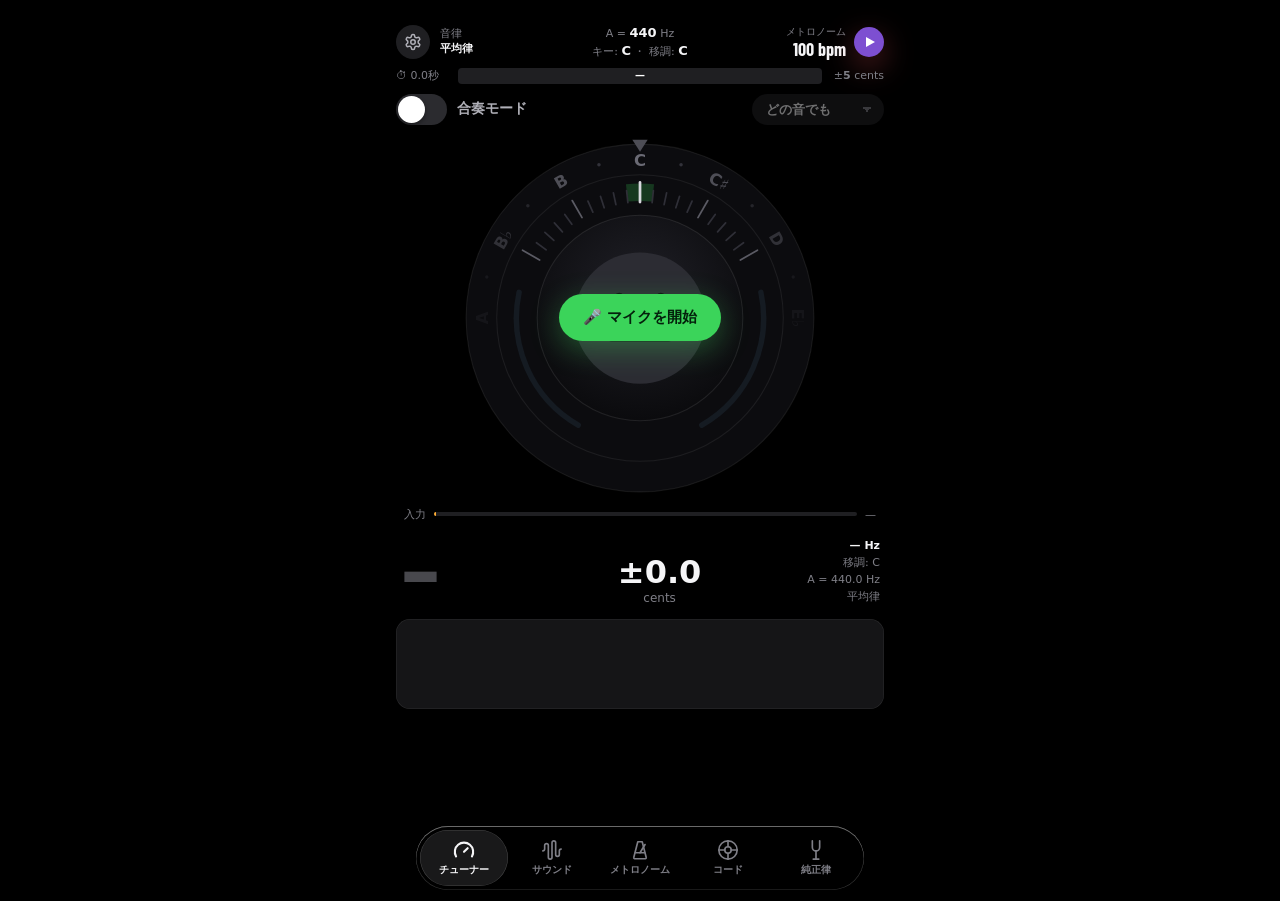
<file: index.html>
<!doctype html>
<html lang="ja">
<head>
<meta charset="utf-8">
<meta name="viewport" content="width=device-width,initial-scale=1,viewport-fit=cover">
<meta name="theme-color" content="#000000">
<meta name="apple-mobile-web-app-capable" content="yes">
<meta name="apple-mobile-web-app-status-bar-style" content="black-translucent">
<title>Tuner Metronome</title>
<meta name="apple-mobile-web-app-title" content="Tuner Metronome">
<link rel="apple-touch-icon" href="icons/apple-touch-icon.png">
<link rel="icon" href="icons/icon.svg" type="image/svg+xml">
<link rel="icon" href="icons/favicon-32.png" sizes="32x32" type="image/png">
<link rel="manifest" href="manifest.webmanifest">
<link rel="preconnect" href="https://fonts.googleapis.com">
<link rel="preconnect" href="https://fonts.gstatic.com" crossorigin>
<link href="https://fonts.googleapis.com/css2?family=Barlow+Condensed:wght@500;600;700&family=JetBrains+Mono:wght@400;500;700&display=swap" rel="stylesheet">
<style>
:root{
  /* Jam dark palette */
  --bg:#000; --surface:#151517; --surface-2:#1f1f22; --surface-3:#2b2b2f;
  --label:#f5f5f7; --label-2:#b0b0b8; --label-3:#7f7f87; --label-4:#48484d;
  --separator:rgba(255,255,255,.1); --separator-strong:rgba(255,255,255,.2);
  --danger:#ff5a5f; --warning:#ffad33; --success:#34c46f;
  /* tuner */
  --te-green:#3bd45a; --te-blue:#9fd3ee; --te-mint:#bfe7c6;
  /* metronome */
  --y-bg:#232323; --y-base:#1b1b1b; --y-btn:#2b2b2b; --y-disc:#c6c6c6;
  --y-purple:#4a2276; --y-purple-on:#5b2c90; --y-lav:#cbc1dd; --y-accent:#7d4fd1;
  --cond:"Barlow Condensed","Arial Narrow",-apple-system,sans-serif;
  --mono:"JetBrains Mono",ui-monospace,"SF Mono",Menlo,monospace;
  color-scheme:dark;
}
*{box-sizing:border-box;-webkit-tap-highlight-color:transparent}
html,body{margin:0}
html{background:#000}
body{min-height:calc(100lvh + 1px)}
html{-webkit-text-size-adjust:100%}
body{background:var(--bg);color:var(--label);
  font-family:-apple-system,BlinkMacSystemFont,"SF Pro Text","SF Pro JP","Hiragino Sans","Hiragino Kaku Gothic ProN","Noto Sans JP",system-ui,sans-serif;
  overscroll-behavior:none;-webkit-user-select:none;user-select:none}
button{font:inherit;color:inherit;border:0;background:none;cursor:pointer;touch-action:manipulation;padding:0}
.app{max-width:520px;margin:0 auto;padding:calc(env(safe-area-inset-top) + 14px) 16px calc(104px + env(safe-area-inset-bottom))}

/* ===== header (TonalEnergy style) ===== */
.topbar{display:grid;grid-template-columns:1fr auto 1fr;align-items:center;gap:8px;padding:10px 0 8px;font-size:11px;line-height:1.35;color:var(--label-3)}
.topbar b{color:var(--label);font-weight:600}
.tb-l{display:flex;align-items:center;gap:10px}
.gear{width:34px;height:34px;border-radius:50%;background:var(--surface-2);display:grid;place-items:center;flex:0 0 auto;color:var(--label-2);transition:transform .15s}
.gear:active{transform:scale(.9)}
.gear svg{width:18px;height:18px;fill:none;stroke:currentColor;stroke-width:2;stroke-linecap:round;stroke-linejoin:round}
.topbar .c{text-align:center}
.topbar .c b{font-size:13px}
.mini-metro{justify-self:end;display:flex;align-items:center;gap:8px;text-align:right}
.mini-metro .t{font-size:10px;color:var(--label-3)}
.mini-metro .bpm{display:block;font-family:var(--cond);font-size:18px;font-weight:700;color:var(--label);line-height:1}
.mini-metro .play{width:30px;height:30px;border-radius:50%;background:var(--y-accent);display:grid;place-items:center;transition:transform .15s}
.mini-metro:active .play{transform:scale(.9)}
.mini-metro.on .play{background:var(--danger)}
.mini-metro.flash .play{box-shadow:0 0 0 3px var(--warning)}
.mini-metro .play svg{width:12px;height:12px;margin-left:2px} /* 下の大きな .play の 32px が効いて、丸からはみ出していた（三角は少し右に寄せて見た目の真ん中に） */

.page{display:none;flex-direction:column;gap:14px;animation:fade .25s ease}
.page.active{display:flex}
@keyframes fade{from{opacity:0;transform:translateY(4px)}to{opacity:1;transform:none}}
h2{font-size:12px;font-weight:600;color:var(--label-3);margin:4px 2px -4px;letter-spacing:.04em}
.card{background:var(--surface);border-radius:18px;padding:14px 16px;box-shadow:inset 0 0 0 .5px var(--separator)}

/* ===== tuner ===== */
.score{display:flex;align-items:center;gap:10px;font-size:11px;color:var(--label-3)}
.score .bar{flex:1;height:16px;background:var(--surface-2);border-radius:4px;overflow:hidden;position:relative}
.score .fill{position:absolute;inset:0 auto 0 0;width:0;background:linear-gradient(#4fe06c,#27b345);transition:width .15s}
.score .pct{position:absolute;inset:0;display:grid;place-items:center;font-size:10px;color:#fff;font-weight:700;text-shadow:0 1px 2px #0008}
.score span{font-variant-numeric:tabular-nums;min-width:52px}
.dial-wrap{position:relative;width:100%;max-width:350px;margin:4px auto 0;aspect-ratio:1}
.dial-wrap svg{width:100%;height:100%;display:block;overflow:visible}
.wl,.wd{transition:fill .2s,opacity .4s}
.wl{fill:#6a6a74;font-size:15px;font-weight:700;text-anchor:middle;dominant-baseline:central}
.wl.on{fill:#fff}
#wheel{transition:transform .4s cubic-bezier(.3,.9,.4,1)}
#face,#needle-g{transition:transform .12s linear,opacity .25s}
#face-glow,#marker,#needle-r{transition:fill .2s,opacity .25s}
.start-overlay{position:absolute;inset:0;display:grid;place-items:center}
.start-btn{background:var(--te-green);color:#04200c;font-weight:800;padding:14px 24px;border-radius:999px;font-size:15px;box-shadow:0 8px 30px #3bd45a55}
.start-btn:active{transform:scale(.95)}
.mic-off{margin-left:6px;padding:4px 10px;border-radius:999px;background:var(--surface-2);color:var(--label-2);font-size:12px;font-weight:700}
.mic-off:active{transform:scale(.94)}
.mic-chip{position:fixed;left:50%;top:calc(env(safe-area-inset-top,0px) + 10px);transform:translateX(-50%);z-index:50;padding:8px 14px;border-radius:999px;
  background:rgba(255,69,58,.18);border:1px solid rgba(255,69,58,.55);color:#ff8a80;font-size:13px;font-weight:700;-webkit-backdrop-filter:blur(12px);backdrop-filter:blur(12px)}
.mic-chip:active{transform:translateX(-50%) scale(.95)}
.ens{display:flex;align-items:center;justify-content:space-between;gap:10px;margin-top:-4px}
.ens label{display:flex;align-items:center;gap:10px;font-size:14px;font-weight:600;color:var(--label-2);cursor:pointer}
.ens.on label{color:var(--te-green)}
.ens select{-webkit-appearance:none;appearance:none;border:0;border-radius:999px;background:var(--surface-2);color:var(--label);font:inherit;font-size:13px;font-weight:600;
  padding:8px 32px 8px 14px;background-image:linear-gradient(45deg,transparent 50%,var(--label-3) 50%),linear-gradient(135deg,var(--label-3) 50%,transparent 50%);
  background-position:calc(100% - 17px) 52%,calc(100% - 12px) 52%;background-size:5px 5px;background-repeat:no-repeat;transition:opacity .2s}
.ens:not(.on) select{opacity:.45}
.ens-hint{font-size:11px;color:var(--label-3);margin:-8px 2px 0;display:none}
.ens.on+.ens-hint{display:block}
.level{display:flex;align-items:center;gap:8px;font-size:11px;color:var(--label-3);margin:0 8px}
.level span:last-child{min-width:44px;text-align:right;font-variant-numeric:tabular-nums}
.lbar{flex:1;height:4px;border-radius:2px;background:var(--surface-2);position:relative;overflow:hidden}
.lfill{position:absolute;inset:0 auto 0 0;width:0;background:#4aa3ff}
.lth{position:absolute;top:0;bottom:0;width:2px;background:var(--warning)}
.readout{display:grid;grid-template-columns:auto 1fr auto;align-items:end;gap:12px;padding:0 4px}
.note{font-size:82px;font-weight:700;line-height:.85;color:var(--te-green);min-width:112px;letter-spacing:-.02em;transition:color .15s}
.note sub{font-size:28px;vertical-align:baseline;margin-left:2px}
.note.off{color:var(--label-4)}
.cents{text-align:center;font-size:32px;font-variant-numeric:tabular-nums;font-weight:600}
.cents small{display:block;font-size:12px;color:var(--label-3);font-weight:400}
.info{font-size:11px;color:var(--label-3);text-align:right;line-height:1.55;font-variant-numeric:tabular-nums}
.info b{color:var(--label);font-weight:600}
canvas#hist{width:100%;height:90px;display:block;border-radius:14px;background:var(--surface);box-shadow:inset 0 0 0 .5px var(--separator)}

/* ===== metronome (pad / instrument style) ===== */
body.ymode .topbar{display:none}
.ehdr{display:flex;justify-content:space-between;align-items:center;padding:4px 2px 0}
.eyebrow{font-size:11px;letter-spacing:.3em;color:var(--label-3);font-weight:600}
.round{width:40px;height:40px;border-radius:50%;background:var(--surface-2);display:grid;place-items:center;color:var(--label-2)}
.round svg{width:18px;height:18px;fill:none;stroke:currentColor;stroke-width:2.2;stroke-linecap:round}
.etop{display:flex;justify-content:space-between;align-items:flex-end;gap:10px;margin-top:6px}
.ebpm{font-family:var(--mono);font-weight:700;font-size:88px;letter-spacing:-.06em;line-height:.85;text-align:left;font-variant-numeric:tabular-nums;white-space:nowrap}
.ebpm .edec{font-size:28px;color:var(--label-4);letter-spacing:-.02em;margin-left:2px}
.emeta{display:flex;flex-direction:column;align-items:flex-end;gap:5px;font-family:var(--mono);font-size:12px;color:var(--label-3)}
.emeta b{color:var(--label);font-weight:500;margin-left:6px}
.etname{font-family:var(--mono);font-size:11px;letter-spacing:.24em;color:var(--danger);margin-top:-6px}
.esteps{display:grid;grid-template-columns:repeat(4,1fr);gap:8px}
.es{height:40px;border-radius:12px;background:var(--surface);box-shadow:inset 0 0 0 1px #222226;font-family:var(--mono);font-size:14px;font-weight:500;color:var(--label-2)}
.es:active{background:var(--surface-3)}
.pads{display:grid;grid-template-columns:repeat(4,1fr);gap:10px}
.pad{aspect-ratio:1;border-radius:18px;background:#141416;box-shadow:inset 0 0 0 1px #222226;position:relative;transition:background .15s,box-shadow .15s}
.pad .n{position:absolute;right:10px;bottom:8px;font-family:var(--mono);font-size:11px;color:var(--label-4)}
.pad .lv{position:absolute;left:10px;top:10px;display:flex;gap:3px}
.pad .lv i{width:8px;height:8px;border-radius:50%;background:var(--danger)}
.pad.mute{opacity:.45}
.pad.mute::after{content:"";position:absolute;left:22%;right:22%;top:50%;height:2px;background:var(--label-4);transform:rotate(-35deg)}
.pad.cur{background:#f5f5f7;box-shadow:0 0 28px rgba(255,255,255,.35);transition:none}
.pad.cur.a3{background:var(--danger);box-shadow:0 0 30px rgba(255,90,95,.55)}
.pad.cur .n{color:#555}.pad.cur.a3 .n{color:#fff}.pad.cur.a3 .lv i{background:#fff}
.knobs{display:grid;grid-template-columns:1fr auto 1fr;align-items:center;justify-items:center;margin-top:4px}
.kwrap{display:flex;flex-direction:column;align-items:center;gap:10px}
.kn{width:92px;height:92px;border-radius:50%;background:radial-gradient(circle at 40% 35%,#2e2e33,#0d0d0f);
  box-shadow:0 8px 18px #000,inset 0 1px 0 rgba(255,255,255,.08),0 0 0 6px #0b0b0d,0 0 0 7px #222226;position:relative;touch-action:none;cursor:grab}
.kn i{position:absolute;left:50%;top:9px;width:4px;height:22px;margin-left:-2px;border-radius:2px;background:var(--danger);transform-origin:50% 37px}
.kl{font-family:var(--mono);font-size:10px;letter-spacing:.24em;color:var(--label-3)}
.play{width:92px;height:92px;border-radius:26px;background:var(--danger);display:grid;place-items:center;box-shadow:0 10px 30px rgba(255,90,95,.35);transition:transform .1s,background .15s}
.play:active{transform:scale(.95)}
.play.on{background:#f5f5f7;box-shadow:0 10px 30px rgba(255,255,255,.25)}
.play svg{width:32px;height:32px}
.echips{display:flex;gap:6px;overflow-x:auto;scrollbar-width:none;margin-top:4px}
.echips::-webkit-scrollbar{display:none}
.echips button{flex:1 0 auto;height:38px;padding:0 14px;border-radius:12px;background:var(--surface);box-shadow:inset 0 0 0 1px #222226;font-family:var(--mono);font-size:12px;font-weight:500;letter-spacing:.08em;color:var(--label-2)}
.echips button.sel{background:#f5f5f7;color:#000}
.ypanel{display:none;flex-direction:column;gap:10px;background:var(--surface);border-radius:20px;padding:14px;box-shadow:inset 0 0 0 1px #222226}
.ypanel.sel{display:flex}
.ypanel .card{background:transparent;box-shadow:none;padding:4px 2px}
.ytap{width:52%;aspect-ratio:1;margin:6px auto;border-radius:28px;background:#141416;box-shadow:inset 0 0 0 1px #2a2a2e;font-family:var(--mono);font-weight:700;font-size:28px;letter-spacing:.2em;color:var(--label);transition:background .08s,color .08s}
.ytap:active{background:#f5f5f7;color:#000}
.tiles{display:grid;grid-template-columns:repeat(4,1fr);gap:8px}
.tiles.wide{grid-template-columns:repeat(3,1fr)}
.tile{height:54px;border-radius:14px;background:#141416;box-shadow:inset 0 0 0 1px #222226;color:var(--label);font-family:var(--mono);font-weight:600;font-size:17px;line-height:1.1;transition:transform .12s}
.tile:active{transform:scale(.95)}
.tile small{display:block;font-family:-apple-system,"Hiragino Sans",sans-serif;font-size:10px;font-weight:600;color:var(--label-3);margin-top:3px}
.tile.sel{background:#f5f5f7;color:#000}
.tile.sel small{color:#555}
body.ymode .tog input:checked+span{background:var(--danger)}

/* ===== shared controls ===== */
.row{display:flex;gap:8px;align-items:center}
.step{flex:0 0 auto;min-width:48px;height:44px;border-radius:14px;background:var(--surface-2);font-weight:700;font-variant-numeric:tabular-nums}
.step:active,.chip:active{transform:scale(.94)}
input[type=range]{-webkit-appearance:none;appearance:none;flex:1;width:100%;height:28px;background:transparent}
input[type=range]::-webkit-slider-runnable-track{height:4px;border-radius:2px;background:var(--surface-3)}
input[type=range]::-moz-range-track{height:4px;border-radius:2px;background:var(--surface-3)}
input[type=range]::-webkit-slider-thumb{-webkit-appearance:none;width:24px;height:24px;margin-top:-10px;border-radius:50%;background:#fff;box-shadow:0 2px 8px #0008}
input[type=range]::-moz-range-thumb{width:24px;height:24px;border:0;border-radius:50%;background:#fff}
.chips{display:flex;gap:6px;overflow-x:auto;padding-bottom:2px;scrollbar-width:none}
.chips::-webkit-scrollbar{display:none}
.chip{flex:0 0 auto;padding:9px 14px;border-radius:999px;background:var(--surface-2);font-size:13px;font-weight:600;white-space:nowrap;transition:transform .12s}
.chip.sel{background:var(--label);color:#000}
.field{display:flex;flex-direction:column;gap:6px}
.field+.field{margin-top:12px}
.field label{font-size:12px;color:var(--label-3);display:flex;justify-content:space-between;align-items:center}
.field label b{color:var(--label);font-variant-numeric:tabular-nums}
.switch{font-size:15px!important;color:var(--label)!important}
.tog{position:relative;width:51px;height:31px;flex:0 0 auto}
.tog input{position:absolute;opacity:0;inset:0;margin:0;cursor:pointer}
.tog span{position:absolute;inset:0;border-radius:16px;background:var(--surface-3);transition:background .2s;pointer-events:none}
.tog span::after{content:"";position:absolute;left:2px;top:2px;width:27px;height:27px;border-radius:50%;background:#fff;box-shadow:0 2px 4px #0006;transition:transform .25s cubic-bezier(.34,1.45,.5,1)}
.tog input:checked+span{background:var(--success)}
.tog input:checked+span::after{transform:translateX(20px)}
.grid{display:grid;grid-template-columns:repeat(6,1fr);gap:6px}
.grid .chip{padding:13px 0;text-align:center;border-radius:14px}
.drone-btn{height:60px;border-radius:30px;background:var(--label);color:#000;font-weight:800;font-size:16px;transition:transform .12s}
.drone-btn:active{transform:scale(.97)}
.drone-btn.on{background:var(--danger);color:#fff}
.drone-freq{text-align:center;font-size:54px;font-weight:700;line-height:1.05;font-variant-numeric:tabular-nums}
.drone-freq small{display:block;font-size:13px;color:var(--label-3);font-weight:400}
.page[data-page="sound"]{padding-top:10px} /* 上のバーと A4 のあいだを、A4 と「音名」のあいだと同じくらいに */
.note-small{font-size:11px;color:var(--label-3);line-height:1.6;margin:0 2px}

/* ===== tab bar (same as Jam) ===== */
.tabbar{pointer-events:none;position:fixed;left:0;right:0;bottom:0;z-index:40;display:flex;justify-content:center;
  padding:0 12px max(10px,env(safe-area-inset-bottom))}
.glass-bar{background:color-mix(in srgb,var(--bg) 58%,transparent);-webkit-backdrop-filter:blur(20px);backdrop-filter:blur(20px);
  transform:translateZ(0);will-change:transform;
  box-shadow:0 8px 32px hsl(0 0% 0% / .14),inset 0 0 0 .5px var(--separator-strong),inset 0 1px 0 rgba(255,255,255,.35)}
.tabbar ul{pointer-events:auto;position:relative;display:flex;align-items:stretch;height:64px;width:min(28rem,calc(100vw - 1.5rem));
  margin:0;padding:4px;list-style:none;border-radius:32px}
.tabbar .hl{pointer-events:none;position:absolute;top:4px;bottom:4px;left:4px;width:calc((100% - 8px) / 5);
  transition:transform 620ms cubic-bezier(.34,1.45,.5,1),opacity 200ms}
.tabbar .hl span{display:block;width:100%;height:100%;border-radius:999px;background:rgba(245,245,247,.1);box-shadow:inset 0 0 0 .5px var(--separator-strong)}
.tabbar .hl span.jelly{animation:jelly 560ms cubic-bezier(.3,.9,.4,1) both}
@keyframes jelly{0%{transform:scale(1,1)}28%{transform:scale(1.32,.84)}58%{transform:scale(.94,1.1)}80%{transform:scale(1.03,.98)}100%{transform:scale(1,1)}}
.tabbar li{position:relative;min-width:0;flex:1}
.tabbar button{position:relative;display:flex;width:100%;height:100%;min-width:0;flex-direction:column;align-items:center;justify-content:center;gap:2px;
  border-radius:999px;font-size:10px;font-weight:600;color:var(--label-3);transition:color 200ms,transform 200ms}
.tabbar button:active{transform:scale(.9)}
.tabbar button[aria-current=page]{color:var(--label)}
.tabbar svg{width:22px;height:22px;fill:none;stroke:currentColor;stroke-width:1.8;stroke-linecap:round;stroke-linejoin:round}
.tabbar button[aria-current=page] svg{stroke-width:2.3}

.embed{display:none;min-height:100vh;padding-top:env(safe-area-inset-top);background:#000}
.embed.active{display:block;animation:fade .25s ease} /* チューナー・サウンド・メトロノームと同じ出方 */
body.embedded .app{display:none}
 /* launch animation: the icon assembles itself, then the app fades in */
#splash{position:fixed;inset:0;z-index:100;background:#000;transform:translateZ(0);display:flex;flex-direction:column;align-items:center;justify-content:center;transition:opacity .38s ease}
#splash.out{opacity:0;pointer-events:none}
#splash.gone{display:none}
/* until the splash lets go, keep the app itself invisible: on iOS the tab bar's backdrop-filter layer
   can be composited above the splash for the first frames */
html:not(.ready) .app,html:not(.ready) .tabbar,html:not(.ready) .embed{visibility:hidden}
/* black cover put up when the app goes to the background, so the snapshot iOS shows at the next launch is black, not the tuner */
#cover{position:fixed;inset:0;z-index:99;background:#000;display:none;opacity:1;transition:opacity .25s ease}
#cover.on{display:block}
#cover.fade{opacity:0}
#splash .mark{width:min(46vw,210px);height:auto;overflow:visible;transition:transform .38s ease}
#splash.out .mark{transform:scale(1.12)}
#splash .name{margin-top:22px;font-size:12px;font-weight:600;letter-spacing:.34em;color:var(--label-3);opacity:0;animation:sp-fade .5s .95s forwards}
.sp-track{stroke-dasharray:1000;stroke-dashoffset:1000;animation:sp-draw .55s .1s cubic-bezier(.4,0,.2,1) forwards}
.sp-zone{opacity:0;animation:sp-fade .3s .95s forwards}
.sp-needle{transform-box:view-box;transform-origin:512px 640px;transform:rotate(-68deg);opacity:0;animation:sp-swing 1s .3s forwards}
.sp-pivot{transform-box:fill-box;transform-origin:center;transform:scale(0);animation:sp-pop .35s .25s cubic-bezier(.34,1.56,.64,1) forwards}
.sp-dot{transform-box:fill-box;transform-origin:center;opacity:0;animation:sp-beat .32s forwards}
@keyframes sp-draw{to{stroke-dashoffset:0}}
@keyframes sp-fade{to{opacity:1}}
@keyframes sp-pop{to{transform:scale(1)}}
@keyframes sp-swing{0%{opacity:0;transform:rotate(-68deg)}15%{opacity:1}55%{transform:rotate(12deg)}72%{transform:rotate(-5deg)}86%{transform:rotate(2deg)}100%{opacity:1;transform:rotate(0)}}
@keyframes sp-beat{0%{opacity:0;transform:scale(.4)}45%{opacity:1;transform:scale(1.55)}100%{opacity:var(--o);transform:scale(1)}}
@media (prefers-reduced-motion:reduce){#splash *{animation-duration:.01s!important;animation-delay:0s!important}}
.toast{position:fixed;left:50%;bottom:calc(92px + env(safe-area-inset-bottom));transform:translateX(-50%);background:var(--surface-2);
  padding:10px 16px;border-radius:14px;font-size:13px;opacity:0;transition:opacity .2s;pointer-events:none;max-width:90%;z-index:50;
  box-shadow:inset 0 0 0 .5px var(--separator-strong),0 8px 30px #000a}
.toast.show{opacity:1}
</style>
</head>
<body>
<div id="splash" aria-hidden="true">
  <svg class="mark" viewBox="150 140 724 700">
    <defs><filter id="sp-glow" x="-100%" y="-50%" width="300%" height="200%"><feGaussianBlur stdDeviation="14"/></filter></defs>
    <path class="sp-track" pathLength="1000" d="M201.9 399.1A330 330 0 0 1 822.1 399.1" stroke="#2c2c31" stroke-width="44" fill="none" stroke-linecap="round"/>
    <path class="sp-zone" d="M443.4 189.2A330 330 0 0 1 580.6 189.2" stroke="#3bd45a" stroke-width="44" fill="none" stroke-linecap="round"/>
    <g class="sp-needle">
      <line x1="512" y1="640" x2="564.9" y2="135.7" stroke="#3bd45a" stroke-width="30" stroke-linecap="round" filter="url(#sp-glow)"/>
      <line x1="512" y1="640" x2="564.9" y2="135.7" stroke="#eafff0" stroke-width="18" stroke-linecap="round"/>
    </g>
    <circle class="sp-pivot" cx="512" cy="640" r="44" fill="#f5f5f7"/>
    <g fill="#7d4fd1">
      <circle class="sp-dot" cx="392" cy="800" r="26" style="--o:1;animation-delay:1s"/>
      <circle class="sp-dot" cx="472" cy="800" r="18" style="--o:.6;animation-delay:1.13s"/>
      <circle class="sp-dot" cx="552" cy="800" r="18" style="--o:.6;animation-delay:1.26s"/>
      <circle class="sp-dot" cx="632" cy="800" r="18" style="--o:.6;animation-delay:1.39s"/>
    </g>
  </svg>
  <div class="name">TUNER METRONOME</div>
</div>
<script>
// Plays on every full page load; a tap skips it. The only load that skips it is a reload into a new
// release made after the animation had finished (checkForUpdate leaves a one-shot flag for that).
// iOS home-screen apps can keep sessionStorage across launches, so "seen once" can't be used here.
(() => {
  const el = document.getElementById('splash');
  let skip = false;
  try { skip = sessionStorage.getItem('tm-skip-splash') === '1'; sessionStorage.removeItem('tm-skip-splash'); } catch (e) {}
  const ready = () => {
    window.splashDone = true;
    document.documentElement.classList.add('ready');
    window.dispatchEvent(new Event('splashdone'));
  };
  if (skip) { el.classList.add('gone'); ready(); return; }
  const done = () => {
    if (el.classList.contains('out')) return;
    ready();
    el.classList.add('out');
    setTimeout(() => el.classList.add('gone'), 400);
  };
  el.addEventListener('pointerdown', done);
  setTimeout(done, matchMedia('(prefers-reduced-motion: reduce)').matches ? 400 : 1800);
})();
</script>
<div id="cover" aria-hidden="true"></div>
<script>
(() => {
  const cover = document.getElementById('cover');
  const hide = () => { cover.classList.remove('fade'); cover.classList.add('on'); };
  document.addEventListener('visibilitychange', () => {
    if (document.visibilityState === 'hidden') return hide();
    // back in the foreground: fade the cover away to reveal the app as it was
    requestAnimationFrame(() => { cover.classList.add('fade'); setTimeout(() => cover.classList.remove('on', 'fade'), 260); });
  });
  window.addEventListener('pagehide', hide);
})();
</script>
<div class="app">
  <div class="topbar">
    <div class="tb-l"><button class="gear" id="gear" aria-label="設定"><svg viewBox="0 0 24 24"><path d="M12.22 2h-.44a2 2 0 0 0-2 2v.18a2 2 0 0 1-1 1.73l-.43.25a2 2 0 0 1-2 0l-.15-.08a2 2 0 0 0-2.73.73l-.22.38a2 2 0 0 0 .73 2.73l.15.1a2 2 0 0 1 1 1.72v.51a2 2 0 0 1-1 1.74l-.15.09a2 2 0 0 0-.73 2.73l.22.38a2 2 0 0 0 2.73.73l.15-.08a2 2 0 0 1 2 0l.43.25a2 2 0 0 1 1 1.73V20a2 2 0 0 0 2 2h.44a2 2 0 0 0 2-2v-.18a2 2 0 0 1 1-1.73l.43-.25a2 2 0 0 1 2 0l.15.08a2 2 0 0 0 2.73-.73l.22-.39a2 2 0 0 0-.73-2.73l-.15-.08a2 2 0 0 1-1-1.74v-.5a2 2 0 0 1 1-1.74l.15-.09a2 2 0 0 0 .73-2.73l-.22-.38a2 2 0 0 0-2.73-.73l-.15.08a2 2 0 0 1-2 0l-.43-.25a2 2 0 0 1-1-1.73V4a2 2 0 0 0-2-2z"/><circle cx="12" cy="12" r="3"/></svg></button><div>音律<br><b id="tb-temp">平均律</b></div></div>
    <div class="c">A = <b id="tb-a4">440</b> Hz<br>キー: <b id="tb-key">C</b> ・ 移調: <b id="tb-trans">C</b></div>
    <button class="mini-metro" id="mini-metro" aria-label="メトロノーム開始/停止">
      <span><span class="t">メトロノーム</span><span class="bpm"><span id="mini-bpm">100</span> bpm</span></span>
      <span class="play"><svg width="12" height="12" viewBox="0 0 12 12" id="mini-icon"><path d="M2 1l9 5-9 5z" fill="#fff"/></svg></span>
    </button>
  </div>

  <!-- TUNER -->
  <section class="page active" data-page="tuner">
    <div class="score">
      <span id="sus">⏱ 0.0秒</span>
      <div class="bar"><div class="fill" id="score-fill"></div><div class="pct" id="score-pct">—</div></div>
      <span style="text-align:right">±<b id="tol-label">5</b> cents</span>
    </div>
    <div class="ens" id="ens">
      <label><span class="tog"><input type="checkbox" id="ens-on"><span></span></span>合奏モード</label>
      <select id="ens-target" aria-label="合わせる音"></select>
    </div>
    <p class="ens-hint">選んだ音・近くの大きな音だけに反応します。スマホを自分の楽器のすぐ近くに置いてください。</p>
    <div class="dial-wrap">
      <svg viewBox="0 0 320 320" id="tsvg">
        <defs>
          <radialGradient id="disc-g" cx="50%" cy="38%" r="70%">
            <stop offset="0" stop-color="#202027"/><stop offset="1" stop-color="#08080a"/>
          </radialGradient>
          <filter id="blur" x="-60%" y="-60%" width="220%" height="220%"><feGaussianBlur stdDeviation="14"/></filter>
          <filter id="nglow" x="-300%" y="-50%" width="700%" height="200%">
            <feGaussianBlur stdDeviation="3" result="b"/><feMerge><feMergeNode in="b"/><feMergeNode in="SourceGraphic"/></feMerge>
          </filter>
        </defs>
        <circle cx="160" cy="160" r="159" fill="#0c0c0f" stroke="rgba(255,255,255,.08)"/>
        <circle cx="160" cy="160" r="131" fill="none" stroke="rgba(255,255,255,.07)"/>
        <g id="wheel" style="transform-origin:160px 160px"></g>
        <path id="marker" d="M153 -3 L167 -3 L160 8 Z" fill="#4d4d55"/>
        <path id="tolzone" fill="none" stroke="#3bd45a" stroke-width="16" opacity=".22"/>
        <g id="cticks"></g>
        <path id="lvl-l-bg" fill="none" stroke="#151b22" stroke-width="5" stroke-linecap="round"/>
        <path id="lvl-r-bg" fill="none" stroke="#151b22" stroke-width="5" stroke-linecap="round"/>
        <path id="lvl-l" fill="none" stroke="#4aa3ff" stroke-width="5" pathLength="100" stroke-dasharray="0 100"/>
        <path id="lvl-r" fill="none" stroke="#4aa3ff" stroke-width="5" pathLength="100" stroke-dasharray="0 100"/>
        <circle cx="160" cy="160" r="94" fill="url(#disc-g)" stroke="rgba(255,255,255,.09)"/>
        <circle cx="160" cy="160" r="58" id="face-glow" fill="#3bd45a" filter="url(#blur)" opacity="0"/>
        <g id="face" style="transform-origin:160px 160px">
          <circle cx="160" cy="160" r="60" id="face-bg" fill="#2c2c33"/>
          <ellipse cx="141" cy="146" rx="6.5" ry="9" fill="#0b0b0e"/>
          <ellipse cx="179" cy="146" rx="6.5" ry="9" fill="#0b0b0e"/>
          <path id="mouth" d="M134 178 Q160 178 186 178" stroke="#0b0b0e" stroke-width="7" fill="none" stroke-linecap="round"/>
        </g>
        <g id="needle-g" style="transform-origin:160px 160px;opacity:0" filter="url(#nglow)">
          <rect id="needle-r" x="158.5" y="24" width="3" height="44" rx="1.5" fill="#fff"/>
        </g>
      </svg>
      <div class="start-overlay" id="start-overlay"><button class="start-btn" id="mic-btn">🎤 マイクを開始</button></div>
    </div>
    <div class="level"><span>入力</span><div class="lbar"><div class="lfill" id="lfill"></div><div class="lth" id="lth"></div></div><span id="ldb">—</span><button class="mic-off" id="mic-off" hidden aria-label="マイクを止める">止める</button></div>
    <div class="readout">
      <div class="note off" id="note">–</div>
      <div class="cents"><span id="cents">±0.0</span><small>cents</small></div>
      <div class="info"><b id="hz">— Hz</b><br>移調: <span id="trans-info">C</span><br>A = <span id="a4-info">440</span> Hz<br><span id="temp-info">平均律</span></div>
    </div>
    <canvas id="hist"></canvas>
  </section>

  <!-- SOUND / DRONE -->
  <section class="page" data-page="sound">
    <div class="card">
      <div class="drone-freq"><span id="d-name">A4</span><small id="d-hz">440.00 Hz</small></div>
    </div>
    <h2>音名</h2>
    <div class="grid" id="d-notes"></div>
    <h2>オクターブ</h2>
    <div class="chips" id="d-oct"></div>
    <h2>音色</h2>
    <div class="chips" id="d-wave"></div>
    <div class="card">
      <div class="field"><label>音量 <b id="d-vol-l"></b></label><input type="range" id="d-vol" min="0" max="1" step="0.01"></div>
      <div class="field"><label class="switch">完全5度を重ねる <span class="tog"><input type="checkbox" id="d-fifth"><span></span></span></label></div>
    </div>
    <button class="drone-btn" id="d-btn">▶ 基準音を鳴らす</button>
    <p class="note-small">基準音は「設定」の基準ピッチ・音律・移調に従います。チューナーと同時に使うと、ロングトーンやハーモニー練習ができます（イヤホン推奨）。</p>
  </section>

  <!-- METRONOME -->
  <section class="page" data-page="metro">
    <div class="ehdr"><span class="eyebrow">METRONOME</span>
      <button class="round" id="ymenu" aria-label="設定"><svg viewBox="0 0 24 24"><path d="M5 7h14M5 12h14M5 17h14"/></svg></button></div>
    <div class="etop">
      <button class="ebpm" id="tempo-num" aria-label="テンポを入力"><span id="t-int">100</span><span class="edec" id="t-dec">.00</span></button>
      <div class="emeta">
        <button data-p="beat">SIG<b id="sig">4/4</b></button>
        <button data-p="rhythm">DIV<b id="rh-name">♩</b></button>
        <button data-p="sound">SND<b id="snd-name">PULSE</b></button>
      </div>
    </div>
    <div class="etname" id="tname">ANDANTE</div>
    <div class="esteps">
      <button class="es" data-d="-10">−10</button><button class="es" data-d="-1">−1</button>
      <button class="es" data-d="1">+1</button><button class="es" data-d="10">+10</button>
    </div>
    <div class="pads" id="beats"></div>
    <div class="knobs">
      <div class="kwrap"><div class="kn" id="k-tempo" role="slider" aria-label="テンポ"><i></i></div><span class="kl">TEMPO</span></div>
      <div class="kwrap"><button class="play" id="go" aria-label="スタート / ストップ"><svg viewBox="0 0 32 32" id="go-icon"></svg></button><span class="kl" id="go-txt">START</span></div>
      <div class="kwrap"><div class="kn" id="k-vol" role="slider" aria-label="音量"><i></i></div><span class="kl">VOLUME <span id="vol-l"></span></span></div>
    </div>
    <div class="echips" id="ynav">
      <button data-p="tap">TAP</button>
      <button data-p="beat" class="sel">SIG</button>
      <button data-p="rhythm">DIV</button>
      <button data-p="sound">SND</button>
      <button data-p="trainer">TEMPO UP</button>
    </div>
    <div class="ypanel" data-p="tap">
      <button class="ytap" id="tap">TAP</button>
      <p class="note-small" style="text-align:center">曲に合わせて 2 回以上タップすると、テンポを設定します</p>
    </div>
    <div class="ypanel sel" data-p="beat">
      <div class="tiles" id="sigs"></div>
      <h2 style="margin:6px 2px 0">アクセント</h2>
      <div class="tiles" id="acc-presets"></div>
    </div>
    <div class="ypanel" data-p="rhythm"><div class="tiles wide" id="subs"></div></div>
    <div class="ypanel" data-p="sound">
      <div class="tiles wide" id="sounds"></div>
      <div class="card">
        <div class="field"><label>音の高さ <b id="m-pitch-l"></b></label><input type="range" id="m-pitch" min="-12" max="24" step="1"></div>
      </div>
    </div>
    <div class="ypanel" data-p="trainer">
      <div class="card">
        <div class="field"><label class="switch">テンポアップ練習 <span class="tog"><input type="checkbox" id="tr-on"><span></span></span></label></div>
        <div class="field"><label>小節ごとに <b id="tr-bars-l"></b></label><input type="range" id="tr-bars" min="1" max="16" step="1"></div>
        <div class="field"><label>増加量 <b id="tr-inc-l"></b></label><input type="range" id="tr-inc" min="1" max="10" step="1"></div>
        <div class="field"><label>目標テンポ <b id="tr-max-l"></b></label><input type="range" id="tr-max" min="40" max="300" step="1"></div>
      </div>
    </div>
    <p class="note-small">TEMPO つまみを回す（または上下にドラッグ）とテンポが変わります。数字をタップすると小数点まで入力できます。パッドをタップすると アクセント（強・中・弱・無音）を切り替えます。</p>
  </section>

  <!-- SETTINGS -->
  <section class="page" data-page="settings">
    <div class="card">
      <div class="field"><label>基準ピッチ A4 <b id="a4-l"></b></label>
        <div class="row"><button class="step" id="a4-m">−</button><input type="range" id="a4" min="415" max="466" step="0.5"><button class="step" id="a4-p">＋</button></div>
      </div>
    </div>
    <h2>音律</h2>
    <div class="chips" id="temps"></div>
    <h2>主音（純正律・ピタゴラス音律の基準）</h2>
    <div class="grid" id="keys"></div>
    <h2>移調（楽器の調）</h2>
    <div class="chips" id="trans"></div>
    <h2>音名表記</h2>
    <div class="chips" id="naming"></div>
    <div class="card">
      <div class="field"><label>許容範囲（スマイル判定） <b id="tol-l"></b></label><input type="range" id="tol" min="1" max="20" step="1"></div>
      <div class="field"><label>マイク感度 <b id="sens-l"></b></label><input type="range" id="sens" min="1" max="10" step="1"></div>
    </div>
    <p class="note-small">マイクの利用には HTTPS（または localhost）での表示が必要です。設定はこのブラウザに保存されます。</p>
  </section>
</div>

<nav class="tabbar" aria-label="メインナビゲーション">
  <ul class="glass-bar" id="tabs">
    <span class="hl" id="tab-hl" aria-hidden="true"><span></span></span>
    <li><button data-tab="tuner" aria-current="page"><svg viewBox="0 0 24 24"><path d="m12 14 4-4"/><path d="M3.34 19a10 10 0 1 1 17.32 0"/></svg>チューナー</button></li>
    <li><button data-tab="sound"><svg viewBox="0 0 24 24"><path d="M2 13a2 2 0 0 0 2-2V7a2 2 0 0 1 4 0v13a2 2 0 0 0 4 0V4a2 2 0 0 1 4 0v13a2 2 0 0 0 4 0v-4a2 2 0 0 1 2-2"/></svg>サウンド</button></li>
    <li><button data-tab="metro"><svg viewBox="0 0 24 24"><path d="M9.6 3h4.8l4.4 17.2a1 1 0 0 1-1 1.3H6.2a1 1 0 0 1-1-1.3z"/><path d="M7 15h10"/><path d="m12 15 5.5-9"/></svg>メトロノーム</button></li>
    <li><button data-tab="chords"><svg viewBox="0 0 24 24"><circle cx="12" cy="12" r="10"/><circle cx="12" cy="12" r="3.5"/><path d="M12 2v6.5M12 15.5V22M2 12h6.5M15.5 12H22"/></svg>コード</button></li>
    <li><button data-tab="just"><svg viewBox="0 0 24 24"><path d="M8 2v7a4 4 0 0 0 8 0V2"/><path d="M12 13v9"/><path d="M9 22h6"/></svg>純正律</button></li>
  </ul>
</nav>
<div class="embed" data-page="chords" data-dir="chords/" aria-label="Chord Wheel"></div>
<div class="embed" data-page="just" data-dir="just/" aria-label="コード名検索 × 純正律"></div>
<button class="mic-chip" id="mic-chip" hidden>🎤 マイク使用中 ・ 止める</button>
<div class="toast" id="toast"></div>

<script>
(() => {
'use strict';
// Bumped by tools/bump-version.sh on every release; must match version.json.
const APP_VERSION = '20261118075910';
// GitHub Pages lets browsers reuse files for 10 minutes and home-screen apps keep them longer,
// so ask for version.json uncached and, if a newer release is out, reopen under a fresh URL.
async function checkForUpdate() {
  try {
    const r = await fetch('version.json?t=' + Date.now(), { cache: 'no-store' });
    const { v } = await r.json();
    if (!v || v === APP_VERSION) return;
    // the CDN may still be catching up and serve the old page again: retry at most once a minute, never loop
    const key = 'tm-update-tried-' + v, last = +(sessionStorage.getItem(key) || 0);
    if (Date.now() - last < 60000) return;
    sessionStorage.setItem(key, String(Date.now()));
    const go = () => {
      try { sessionStorage.setItem('tm-skip-splash', '1'); } catch (e) {}
      document.getElementById('cover').classList.add('on'); // black, not the old screen, until the new release paints
      location.replace(location.pathname + '?v=' + v + location.hash);
    };
    // never cut the launch animation short: switch to the new release once it has played
    if (window.splashDone) go(); else window.addEventListener('splashdone', () => setTimeout(go, 0), { once: true });
  } catch (e) {}
}
checkForUpdate();
document.addEventListener('visibilitychange', () => { if (document.visibilityState === 'visible') checkForUpdate(); });
const $ = (s, r = document) => r.querySelector(s);
const $$ = (s, r = document) => [...r.querySelectorAll(s)];

// ---------- settings ----------
const DEFAULTS = {
  a4: 440, temperament: 'equal', key: 0, transpose: 0, naming: 'en', tolerance: 5, sens: 5,
  bpm: 100, beats: 4, unit: 4, sub: 0, sound: 'pulse', mVol: 0.8, mPitch: 0, knob: 45, ens: false, ensTarget: -1, accents: [3, 1, 1, 1],
  trOn: false, trBars: 4, trInc: 2, trMax: 160,
  dNote: 9, dOct: 4, dWave: 'sine', dVol: 0.5, dFifth: false,
};
const S = Object.assign({}, DEFAULTS, load());
function load() { try { return JSON.parse(localStorage.getItem('tuner-metro') || '{}'); } catch (e) { return {}; } }
function save() { try { localStorage.setItem('tuner-metro', JSON.stringify(S)); } catch (e) {} }

const NAMES = {
  en: ['C', 'C♯', 'D', 'E♭', 'E', 'F', 'F♯', 'G', 'A♭', 'A', 'B♭', 'B'],
  ja: ['ド', 'ド♯', 'レ', 'ミ♭', 'ミ', 'ファ', 'ファ♯', 'ソ', 'ラ♭', 'ラ', 'シ♭', 'シ'],
  de: ['C', 'Cis', 'D', 'Es', 'E', 'F', 'Fis', 'G', 'As', 'A', 'B', 'H'],
};
const TEMPS = {
  equal: { name: '平均律', off: [0, 0, 0, 0, 0, 0, 0, 0, 0, 0, 0, 0] },
  just: { name: '純正律', off: [0, 11.7, 3.9, 15.6, -13.7, -2.0, -9.8, 2.0, 13.7, -15.6, -3.9, -11.7] },
  pyth: { name: 'ピタゴラス', off: [0, -9.8, 3.9, -5.9, 7.8, -2.0, 11.7, 2.0, -7.8, 5.9, -3.9, 9.8] },
};
const TRANS = [
  { v: 0, n: 'C' }, { v: 2, n: 'B♭' }, { v: 9, n: 'E♭' }, { v: 7, n: 'F' }, { v: 3, n: 'A' }, { v: 5, n: 'G' },
];
const mod12 = n => ((n % 12) + 12) % 12;
const noteName = n => NAMES[S.naming][mod12(n)];
const tempOff = n => TEMPS[S.temperament].off[mod12(n - S.key)];

// ---------- audio ----------
let ctx = null, master = null;
// iOS 16.4+: 'playback' keeps the metronome and drone audible with the silent switch on;
// while the mic is open the session must allow recording too.
function audioSession(type) { try { if (navigator.audioSession) navigator.audioSession.type = type; } catch (e) {} }
function ac() {
  if (!ctx) {
    if (!tuner.on) audioSession('playback');
    ctx = new (window.AudioContext || window.webkitAudioContext)({ latencyHint: 'interactive' });
    master = ctx.createGain(); master.connect(ctx.destination);
  }
  if (ctx.state !== 'running') ctx.resume();
  return ctx;
}
let wakeLock = null;
async function keepAwake(on) {
  try {
    if (on && !wakeLock && navigator.wakeLock) {
      wakeLock = await navigator.wakeLock.request('screen');
      wakeLock.addEventListener('release', () => { wakeLock = null; });
    } else if (!on && wakeLock && !tuner.on && !M.playing && !drone) { wakeLock.release(); wakeLock = null; }
  } catch (e) {}
}
document.addEventListener('pointerdown', () => { if (ctx && ctx.state !== 'running') ctx.resume(); }, true);
document.addEventListener('visibilitychange', () => {
  if (document.visibilityState === 'visible' && ctx && ctx.state !== 'running') ctx.resume();
  if (document.visibilityState === 'visible' && (tuner.on || M.playing || drone)) keepAwake(true);
});
// the mic switch: next to the input meter on the tuner, and a chip on the other pages (metronome etc.)
function micUi() {
  const on = tuner.on;
  $('#mic-off').hidden = !on;
  const onTuner = document.querySelector('.page.active')?.dataset.page === 'tuner';
  $('#mic-chip').hidden = !on || onTuner;
}
function toast(msg, ms = 2200) {
  const t = $('#toast'); t.textContent = msg; t.classList.add('show');
  clearTimeout(toast.t); toast.t = setTimeout(() => t.classList.remove('show'), ms);
}

// ---------- pitch detection (YIN) ----------
const tuner = { on: false, level: 0, analyser: null, buf: null, yin: null, hist: [], freqs: [], lastValid: 0,
  cents: 0, note: null, susNote: null, susTime: 0, inTime: 0, lastT: 0, wheelAngle: 0, floor: 0, lock: null, lvHist: [] };

function detectPitch(b, sr, clarity = 0.15) {
  const N = b.length;
  let rms = 0;
  for (let i = 0; i < N; i++) rms += b[i] * b[i];
  rms = Math.sqrt(rms / N);
  tuner.level = rms;
  if (rms < minRms()) return -1;
  const tauMin = Math.floor(sr / 2200), tauMax = Math.min(Math.floor(sr / 45), N >> 1);
  const W = N - tauMax;
  if (!tuner.yin || tuner.yin.length !== tauMax + 1) { tuner.yin = new Float32Array(tauMax + 1); tuner.raw = new Float32Array(tauMax + 1); }
  const d = tuner.yin, raw = tuner.raw;
  d[0] = 1;
  let run = 0;
  for (let t = 1; t <= tauMax; t++) {
    let s = 0;
    for (let i = 0; i < W; i++) { const x = b[i] - b[i + t]; s += x * x; }
    raw[t] = s;
    run += s;
    d[t] = run ? s * t / run : 1;
  }
  let tau = -1;
  for (let t = tauMin; t <= tauMax; t++) {
    if (d[t] < clarity) { while (t + 1 <= tauMax && d[t + 1] < d[t]) t++; tau = t; break; }
  }
  if (tau < 0) return -1;
  // refine the lag on the raw difference function (as in the YIN paper): interpolating the normalised
  // curve skews the result when the period is only a few dozen samples, i.e. at high pitches
  let bt = tau;
  if (tau > 1 && tau < tauMax) {
    const s0 = raw[tau - 1], s1 = raw[tau], s2 = raw[tau + 1], den = 2 * (2 * s1 - s2 - s0);
    if (den) bt = tau + (s2 - s0) / den;
  }
  return sr / bt;
}

// sens 1..10 → threshold ≈ 0.024 .. 0.0004 (5 ≈ 0.004)
function minRms() { return 0.0004 * Math.pow(1.57, 10 - S.sens); }

// 合奏モード: in a room full of players, only trust a clean, steady pitch that is clearly louder than the
// room (the player's own instrument, nearest the mic) and, if a target note is chosen, is that note.
const ENS_MARGIN = 2.2; // ≈ +7 dB over the room
function ensThreshold() { return Math.max(minRms(), tuner.floor * ENS_MARGIN); }
// room level: follows the room down at once (a breath, a rest) but rises only slowly (≈ 1.5 dB/s).
// Before, it was the quiet end of the last 4 s and was learnt whenever no note was locked yet — so after
// half a second of the player's own tone (before it was accepted) the bar sat ~10 dB above it and nothing
// was ever caught, and the threshold line jumped around. Other players who keep sounding still lift it.
function updateRoomLevel(dt) {
  const lv = tuner.level;
  if (!tuner.floor) tuner.floor = lv;
  else if (lv < tuner.floor) tuner.floor = tuner.floor * 0.6 + lv * 0.4;
  else tuner.floor = Math.min(lv, tuner.floor * Math.pow(1.19, dt || 1 / 60)); // +1.5 dB per second at most
  tuner.floor = Math.min(tuner.floor, 0.05);
}
// once a note is caught, keep following it while the same note continues (down to −12 dB of its peak)
function ensembleAccepts(f, now) {
  const L = tuner.lock, n = analyze(f).n;
  if (L && n === L.n && tuner.level > L.peak * 0.25) {
    L.peak = Math.max(L.peak * 0.995, tuner.level); L.t = now;
    return true;
  }
  if (tuner.level < ensThreshold()) return false;
  if (S.ensTarget >= 0 && mod12(n + S.transpose) !== S.ensTarget) return false;
  tuner.lock = { n, peak: tuner.level, t: now };
  return true;
}

function analyze(f) {
  const m = 69 + 12 * Math.log2(f / S.a4);
  let best = null;
  for (let n = Math.round(m) - 1; n <= Math.round(m) + 1; n++) {
    const c = (m - (n + tempOff(n) / 100)) * 100;
    if (!best || Math.abs(c) < Math.abs(best.c)) best = { n, c };
  }
  return best;
}

// Japanese explanation for each getUserMedia / Web Audio failure, so the user knows what to do.
function micErrorMessage(e) {
  const n = e && e.name;
  if (n === 'NotAllowedError' || n === 'SecurityError')
    return 'マイクが許可されていません。「設定 > アプリ > Safari > マイク」を「許可」にして、ページを開き直してください';
  if (n === 'NotReadableError' || n === 'AbortError')
    return 'マイクが他のアプリで使用中です。通話中やほかの録音アプリを使っている間は使えません。終了してからもう一度押してください';
  if (n === 'NotFoundError' || n === 'OverconstrainedError')
    return 'マイクが見つかりません。イヤホンやBluetooth機器を外して、もう一度押してください';
  return 'マイクを開始できませんでした（' + (n || '') + (e && e.message ? ': ' + e.message : '') + '）';
}

async function startTuner() {
  if (!window.isSecureContext || !navigator.mediaDevices || !navigator.mediaDevices.getUserMedia) {
    toast('マイクは HTTPS のページでのみ使えます（現在: ' + location.protocol + '//' + location.host + '）', 6000); return;
  }
  const btn = $('#mic-btn');
  btn.disabled = true; btn.textContent = '🎤 開始しています…';
  let c = ac(); // create/resume inside the tap (required on iOS)
  try {
    let stream;
    try {
      audioSession('play-and-record');
      stream = await navigator.mediaDevices.getUserMedia({
        audio: { echoCancellation: false, noiseSuppression: false, autoGainControl: false } });
    } catch (e) {
      // some devices reject the processing options; plain audio is still good enough to tune with
      if (e && (e.name === 'NotAllowedError' || e.name === 'SecurityError')) throw e;
      stream = await navigator.mediaDevices.getUserMedia({ audio: true });
    }
    // iOS may suspend/interrupt the context while switching to recording mode
    if (c.state !== 'running') await c.resume().catch(() => {});
    let src;
    try {
      src = c.createMediaStreamSource(stream);
    } catch (e) {
      // a context made before recording started can refuse the mic (sample-rate mismatch): start a fresh one
      if (M.playing) stopMetro();
      if (drone) stopDrone();
      try { c.close(); } catch (_) {}
      ctx = null; c = ac();
      src = c.createMediaStreamSource(stream);
    }
    const an = c.createAnalyser(); an.fftSize = 2048;
    // Safari only processes nodes that eventually reach the destination
    const mute = c.createGain(); mute.gain.value = 0;
    src.connect(an); an.connect(mute); mute.connect(c.destination);
    tuner.stream = stream; tuner.src = src;
    tuner.analyser = an; tuner.buf = new Float32Array(an.fftSize); tuner.yin = null;
    tuner.on = true;
    // iOS ends the mic when the app is interrupted (a call, Siri, another app recording): offer to restart
    stream.getAudioTracks().forEach(t => t.addEventListener('ended', () => stopTuner('マイクが止まりました。もう一度押すと再開します')));
    $('#start-overlay').style.display = 'none';
    micUi();
    keepAwake(true);
  } catch (e) {
    if (!tuner.on) audioSession('playback');
    toast(micErrorMessage(e), 9000);
  } finally {
    btn.disabled = false; if (!tuner.on) btn.textContent = '🎤 マイクを開始';
  }
}

function stopTuner(msg) {
  if (!tuner.on) return;
  tuner.on = false;
  try { tuner.stream.getTracks().forEach(t => t.stop()); } catch (e) {}
  try { tuner.src.disconnect(); } catch (e) {}
  tuner.freqs = []; tuner.lastT = 0; tuner.note = null; tuner.susNote = null;
  audioSession('playback');
  // the audio was opened for recording (it sounds like a phone call): build it again for playback only,
  // and carry on with the metronome / drone if they were sounding
  const wasMetro = M.playing, wasDrone = !!drone;
  if (wasMetro) stopMetro();
  if (wasDrone) stopDrone();
  try { ctx && ctx.close(); } catch (e) {}
  ctx = null; master = null;
  if (wasMetro) startMetro();
  if (wasDrone) startDrone();
  $('#start-overlay').style.display = '';
  $('#mic-btn').textContent = '🎤 マイクを再開';
  micUi();
  if (msg) toast(msg, 5000);
  keepAwake(false);
}
// release the mic when the app goes to the background (iOS would cut it anyway); one tap brings it back
document.addEventListener('visibilitychange', () => { if (document.visibilityState === 'hidden') stopTuner(); });

// ---------- tuner UI ----------
const SVGNS = 'http://www.w3.org/2000/svg';
// angles are degrees clockwise from 12 o'clock
const polar = (r, a) => [160 + r * Math.sin(a * Math.PI / 180), 160 - r * Math.cos(a * Math.PI / 180)];
function arc(r, a0, a1) {
  const [x0, y0] = polar(r, a0), [x1, y1] = polar(r, a1);
  return `M${x0} ${y0}A${r} ${r} 0 ${Math.abs(a1 - a0) > 180 ? 1 : 0} ${a1 > a0 ? 1 : 0} ${x1} ${y1}`;
}
function svgEl(tag, attrs) {
  const e = document.createElementNS(SVGNS, tag);
  for (const k in attrs) e.setAttribute(k, attrs[k]);
  return e;
}
// note wheel: rotates so the sounding note sits under the marker at 12 o'clock
function buildWheel() {
  const g = $('#wheel'); g.innerHTML = '';
  for (let i = 0; i < 12; i++) {
    const label = NAMES[S.naming][i];
    const t = svgEl('text', { x: 160, y: 16, class: 'wl', transform: `rotate(${i * 30} 160 160)` });
    t.dataset.i = i; t.textContent = label; if (label.length > 2) t.style.fontSize = '11px';
    g.appendChild(t);
    const [x, y] = polar(145, i * 30 + 15);
    const d = svgEl('circle', { cx: x, cy: y, r: 1.6, fill: '#3a3a42', class: 'wd' }); d.dataset.i = i + 0.5;
    g.appendChild(d);
  }
  fadeWheel();
}
// only the notes near 12 o'clock stay visible, so nothing reads upside-down
function fadeWheel() {
  $$('#wheel .wl, #wheel .wd').forEach(e => {
    const a = ((+e.dataset.i * 30 + tuner.wheelAngle) % 360 + 540) % 360 - 180;
    e.style.opacity = Math.max(0, 1 - Math.abs(a) / 100).toFixed(2);
  });
}
// cents scale: ±50 cents over ±60°
function buildTicks() {
  const g = $('#cticks'); g.innerHTML = '';
  for (let c = -50; c <= 50; c += 5) {
    const a = c * 1.2, major = c % 25 === 0;
    const [x0, y0] = polar(106, a), [x1, y1] = polar(major ? 124 : 117, a);
    g.appendChild(svgEl('line', { x1: x0, y1: y0, x2: x1, y2: y1, 'stroke-linecap': 'round',
      stroke: c === 0 ? '#d8d8de' : major ? '#5b5b64' : '#2f2f37', 'stroke-width': c === 0 ? 2.5 : 1.6 }));
  }
  $('#lvl-l-bg').setAttribute('d', arc(113, -150, -78)); $('#lvl-l').setAttribute('d', arc(113, -150, -78));
  $('#lvl-r-bg').setAttribute('d', arc(113, 150, 78)); $('#lvl-r').setAttribute('d', arc(113, 150, 78));
  updateTol();
}
function updateTol() { $('#tolzone').setAttribute('d', arc(115, -S.tolerance * 1.2, S.tolerance * 1.2)); }

const hist = $('#hist'), hctx = hist.getContext('2d');
function sizeCanvas() {
  const dpr = window.devicePixelRatio || 1;
  hist.width = hist.clientWidth * dpr; hist.height = hist.clientHeight * dpr;
}
window.addEventListener('resize', sizeCanvas);

function drawHist() {
  const w = hist.width, h = hist.height, mid = h / 2, sc = h / 100;
  hctx.clearRect(0, 0, w, h);
  hctx.fillStyle = 'rgba(59,212,90,.14)';
  hctx.fillRect(0, mid - S.tolerance * sc, w, S.tolerance * 2 * sc);
  hctx.strokeStyle = 'rgba(255,255,255,.1)'; hctx.lineWidth = 1;
  hctx.beginPath(); hctx.moveTo(0, mid); hctx.lineTo(w, mid); hctx.stroke();
  const H = tuner.hist, n = 240, dx = w / n;
  hctx.lineWidth = 2.5 * (window.devicePixelRatio || 1); hctx.lineJoin = 'round';
  let drawing = false;
  hctx.beginPath();
  for (let i = 0; i < H.length; i++) {
    const v = H[i], x = (n - H.length + i) * dx;
    if (v === null) { drawing = false; continue; }
    const y = mid - Math.max(-50, Math.min(50, v)) * sc;
    if (!drawing) { hctx.moveTo(x, y); drawing = true; } else hctx.lineTo(x, y);
  }
  hctx.strokeStyle = '#4aa3ff'; hctx.stroke();
}

function faceColor(c) {
  const a = Math.min(1, Math.abs(c) / 35);
  return `hsl(${130 - 130 * a} 72% ${50 + 4 * (1 - a)}%)`;
}
const stateColor = c => Math.abs(c) <= S.tolerance ? '#3bd45a' : Math.abs(c) < 20 ? '#ffad33' : '#ff5a5f';

// turn the note wheel so pitch class pc sits under the marker, taking the short way round B→C
function turnWheelTo(pc) {
  if (tuner.wheelPc === pc) return;
  let target = -pc * 30;
  target += Math.round((tuner.wheelAngle - target) / 360) * 360;
  tuner.wheelAngle = target; tuner.wheelPc = pc;
  $('#wheel').style.transform = `rotate(${target}deg)`;
  fadeWheel();
}

function tunerFrame(now) {
  if (!tuner.on) return;
  const dt = tuner.lastT ? Math.min(0.1, (now - tuner.lastT) / 1000) : 0;
  tuner.lastT = now;
  tuner.analyser.getFloatTimeDomainData(tuner.buf);
  let f = detectPitch(tuner.buf, ctx.sampleRate, S.ens ? 0.12 : 0.15);
  if (S.ens) {
    const ok = f > 0 && f <= 4200 && ensembleAccepts(f, now);
    if (!ok) f = -1;
    if (tuner.lock && now - tuner.lock.t > 300) tuner.lock = null; // the note has ended
    if (!tuner.lock) updateRoomLevel(dt);
  }
  const pos = r => Math.max(0, Math.min(100, (20 * Math.log10(r + 1e-9) + 70) / 70 * 100));
  const lv = pos(tuner.level);
  $('#lfill').style.width = lv + '%';
  const gate = S.ens ? ensThreshold() : minRms();
  $('#lfill').style.background = tuner.level >= gate ? 'var(--te-green)' : '#4aa3ff';
  // the threshold line glides instead of jumping every frame
  tuner.gateShown = tuner.gateShown == null ? pos(gate) : tuner.gateShown + (pos(gate) - tuner.gateShown) * 0.15;
  $('#lth').style.left = tuner.gateShown + '%';
  $('#ldb').textContent = Math.round(20 * Math.log10(tuner.level + 1e-9)) + ' dB';
  $('#lvl-l').setAttribute('stroke-dasharray', `${lv} 100`); $('#lvl-r').setAttribute('stroke-dasharray', `${lv} 100`);
  const silent = f <= 0 || f > 4200;
  if (!silent) {
    tuner.freqs.push(f); if (tuner.freqs.length > 5) tuner.freqs.shift();
    tuner.lastValid = now;
  } else if (now - tuner.lastValid > 250) {
    tuner.freqs = [];
  }
  const labels = $$('.wl');
  const sorted = [...tuner.freqs].sort((a, b) => a - b);
  // ensemble mode also wants a few frames that agree within ~40 cents before showing anything
  const steady = !S.ens || (sorted.length >= 3 && sorted[sorted.length - 1] / sorted[0] < 1.024);
  if (sorted.length >= 2 && steady) {
    const fm = sorted[sorted.length >> 1];
    const r = analyze(fm);
    if (tuner.note !== r.n) tuner.cents = r.c; else tuner.cents = tuner.cents * 0.55 + r.c * 0.45;
    tuner.note = r.n;
    const c = tuner.cents, cc = Math.max(-50, Math.min(50, c)), inTune = Math.abs(c) <= S.tolerance, col = stateColor(c);
    const written = r.n + S.transpose, pc = mod12(written);
    // readout
    $('#note').innerHTML = `${noteName(written)}<sub>${Math.floor(written / 12) - 1}</sub>`;
    $('#note').classList.remove('off');
    $('#note').style.color = col;
    $('#cents').textContent = (c >= 0 ? '+' : '−') + Math.abs(c).toFixed(1);
    $('#hz').textContent = fm.toFixed(1) + ' Hz';
    // face
    $('#face-bg').setAttribute('fill', faceColor(c));
    const k = Math.max(-1, Math.min(1, 1 - Math.abs(c) / 18));
    $('#mouth').setAttribute('d', `M134 ${179 - k * 5} Q160 ${179 + k * 26} 186 ${179 - k * 5}`);
    $('#face').style.transform = `rotate(${cc * 0.5}deg)`;
    const glow = $('#face-glow'); glow.setAttribute('fill', col); glow.setAttribute('opacity', inTune ? 0.75 : 0.4);
    // needle on the cents arc
    const ng = $('#needle-g'); ng.style.transform = `rotate(${cc * 1.2}deg)`; ng.style.opacity = 1;
    $('#needle-r').setAttribute('fill', col);
    $('#marker').setAttribute('fill', col);
    // wheel: take the short way round when crossing B→C
    turnWheelTo(pc);
    labels.forEach(s => s.classList.toggle('on', +s.dataset.i === pc));
    // sustain score
    if (tuner.susNote !== r.n) { tuner.susNote = r.n; tuner.susTime = 0; tuner.inTime = 0; }
    tuner.susTime += dt; if (inTune) tuner.inTime += dt;
    tuner.hist.push(c);
  } else {
    $('#note').classList.add('off'); $('#note').style.color = '';
    $('#face-bg').setAttribute('fill', '#2c2c33');
    $('#mouth').setAttribute('d', 'M136 180 Q160 180 184 180');
    $('#face').style.transform = 'rotate(0deg)';
    $('#face-glow').setAttribute('opacity', 0);
    $('#needle-g').style.opacity = 0;
    $('#marker').setAttribute('fill', '#4d4d55');
    labels.forEach(s => s.classList.remove('on'));
    if (S.ens && S.ensTarget >= 0) turnWheelTo(S.ensTarget); // show which note we are waiting for
    if (now - tuner.lastValid > 1500) tuner.susNote = null;
    tuner.hist.push(null);
  }
  if (tuner.hist.length > 240) tuner.hist.shift();
  $('#sus').textContent = '⏱ ' + tuner.susTime.toFixed(1) + '秒';
  const pct = tuner.susTime > 0.2 ? Math.round(tuner.inTime / tuner.susTime * 100) : null;
  $('#score-fill').style.width = (pct ?? 0) + '%';
  $('#score-pct').textContent = pct === null ? '—' : pct + '%';
  drawHist();
}

// ---------- drone ----------
let drone = null;
function droneMidi() { return (S.dOct + 1) * 12 + S.dNote - S.transpose; }
function droneFreq() { const n = droneMidi(); return S.a4 * Math.pow(2, (n - 69 + tempOff(n) / 100) / 12); }
function droneVol() { return S.dVol * (S.dWave === 'sine' ? 0.5 : 0.28) / (S.dFifth ? 1.5 : 1); }
function makeOsc(c, freq, dest) {
  const o = c.createOscillator();
  if (S.dWave === 'organ' || S.dWave === 'reed') {
    const h = S.dWave === 'organ' ? [0, 1, .6, .35, .25, .12, .08, .05] : [0, 1, .3, .7, .2, .5, .15, .35, .1];
    o.setPeriodicWave(c.createPeriodicWave(new Float32Array(h.length), new Float32Array(h)));
  } else o.type = S.dWave;
  o.frequency.value = freq; o.connect(dest); o.start();
  return o;
}
function startDrone() {
  const c = ac();
  const g = c.createGain(); g.gain.value = 0;
  const lp = c.createBiquadFilter(); lp.type = 'lowpass'; lp.frequency.value = 3500;
  lp.connect(g); g.connect(master);
  const f = droneFreq();
  const oscs = [makeOsc(c, f, lp)];
  if (S.dFifth) oscs.push(makeOsc(c, f * 1.5, lp));
  g.gain.setTargetAtTime(droneVol(), c.currentTime, 0.04);
  drone = { g, oscs };
  keepAwake(true);
}
function stopDrone() {
  if (!drone) return;
  const { g, oscs } = drone, t = ctx.currentTime;
  g.gain.cancelScheduledValues(t); g.gain.setTargetAtTime(0, t, 0.04);
  oscs.forEach(o => o.stop(t + 0.3));
  drone = null;
  keepAwake(false);
}
function refreshDrone() {
  const n = droneMidi() + S.transpose;
  $('#d-name').textContent = noteName(n) + (Math.floor(n / 12) - 1);
  $('#d-hz').textContent = droneFreq().toFixed(2) + ' Hz' + (S.transpose ? `（実音 ${noteName(droneMidi())}${Math.floor(droneMidi() / 12) - 1}）` : '');
  if (drone) { stopDrone(); startDrone(); }
  $('#d-btn').classList.toggle('on', !!drone);
  $('#d-btn').textContent = drone ? '■ 停止' : '▶ 基準音を鳴らす';
}

// ---------- metronome ----------
const SUBS = [
  { n: '♩', d: '4分音符', pat: [0] }, { n: '♫', d: '8分音符', pat: [0, .5] }, { n: '3', d: '3連符', pat: [0, 1 / 3, 2 / 3] },
  { n: '♬', d: '16分音符', pat: [0, .25, .5, .75] }, { n: 'SHUFFLE', d: 'シャッフル', pat: [0, 2 / 3] },
  { n: 'OFF', d: '8分裏打ち', pat: [0, .5], off: true }, { n: '♬♪', d: '16分+8分', pat: [0, .25, .5] },
];
const SIGS = [[1, 4], [2, 4], [3, 4], [4, 4], [5, 4], [6, 4], [7, 4], [3, 8], [5, 8], [6, 8], [7, 8], [9, 8], [12, 8]];
const SOUNDS = [['pulse', '本家風', 'PULSE'], ['beep', '電子音', 'BEEP'], ['high', 'ハイ', 'HIGH'], ['click', 'クリック', 'CLICK'], ['wood', 'ウッド', 'WOOD'], ['bell', 'ベル', 'BELL']];
if (!SOUNDS.some(s => s[0] === S.sound)) S.sound = 'beep';
const M = { playing: false, next: 0, beat: 0, sub: 0, bar: 0, timer: null, queue: [] };
let noiseBuf = null;

// accent presets; "2・4" is the jazz click: only the backbeats sound (2 and 4, or every second beat)
const ACCENT_PRESETS = [
  ['std', '標準', '1拍目が強'],
  ['24', '2・4', 'ジャズ'],
  ['one', '1拍目', 'ほかは無音'],
  ['flat', '均一', '全部同じ'],
];
function presetAccents(kind, beats, unit) {
  if (kind === '24') return Array.from({ length: beats }, (_, i) => (beats > 1 && i % 2 === 1 ? 3 : 0));
  if (kind === 'one') return Array.from({ length: beats }, (_, i) => (i === 0 ? 3 : 0));
  if (kind === 'flat') return Array(beats).fill(1);
  return defaultAccents(beats, unit);
}
function currentPreset() {
  return (ACCENT_PRESETS.find(([k]) => presetAccents(k, S.beats, S.unit).join() === S.accents.join()) || [''])[0];
}
function renderAccentPresets() {
  const cur = currentPreset();
  [...$('#acc-presets').children].forEach(b => b.classList.toggle('sel', b.dataset.k === cur));
}
function defaultAccents(beats, unit) {
  const a = Array(beats).fill(1);
  if (unit === 8 && beats % 3 === 0 && beats > 3) for (let i = 3; i < beats; i += 3) a[i] = 2;
  a[0] = 3;
  return a;
}
function playClick(time, level) {
  // level: 3 strong, 2 medium, 1 weak, 0.5 subdivision
  const c = ctx, out = c.createGain();
  out.connect(master);
  const vol = S.mVol * (level === 3 ? 1 : level === 2 ? 0.8 : level === 1 ? 0.6 : 0.35);
  const env = (g, dec, peak = vol) => {
    g.gain.setValueAtTime(0.0001, time);
    g.gain.exponentialRampToValueAtTime(peak, time + 0.001);
    g.gain.exponentialRampToValueAtTime(0.0001, time + dec);
  };
  // "音の高さ" shifts every sound by semitones; capped below Nyquist
  const shift = Math.pow(2, S.mPitch / 12), nyq = c.sampleRate * 0.45;
  const hz = f => Math.min(nyq, f * shift);
  const pitch = { 3: 1.5, 2: 1.26, 1: 1, 0.5: 0.8 }[level];
  if (S.sound === 'pulse') {
    const o = c.createOscillator(); o.type = 'square'; o.frequency.value = hz(1846 * pitch); // accent = 2769 Hz
    const p = vol * 0.5;
    out.gain.setValueAtTime(0, time);
    out.gain.linearRampToValueAtTime(p, time + 0.002);
    out.gain.exponentialRampToValueAtTime(p * 0.32, time + 0.062);
    out.gain.exponentialRampToValueAtTime(p * 0.01, time + 0.112);
    out.gain.linearRampToValueAtTime(0, time + 0.115);
    o.connect(out); o.start(time); o.stop(time + 0.12);
  } else if (S.sound === 'beep') {
    const o = c.createOscillator(); o.type = 'sine'; o.frequency.value = hz(1000 * pitch);
    o.connect(out); env(out, 0.06); o.start(time); o.stop(time + 0.08);
  } else if (S.sound === 'high') {
    // short bright electronic tick
    const o = c.createOscillator(); o.type = 'square'; o.frequency.value = hz(2500 * pitch);
    const hp = c.createBiquadFilter(); hp.type = 'highpass'; hp.frequency.value = hz(1500);
    o.connect(hp); hp.connect(out); env(out, 0.03, vol * 0.7); o.start(time); o.stop(time + 0.05);
  } else if (S.sound === 'click') {
    if (!noiseBuf) {
      noiseBuf = c.createBuffer(1, c.sampleRate * 0.05, c.sampleRate);
      const d = noiseBuf.getChannelData(0); for (let i = 0; i < d.length; i++) d[i] = Math.random() * 2 - 1;
    }
    const s = c.createBufferSource(); s.buffer = noiseBuf;
    const bp = c.createBiquadFilter(); bp.type = 'bandpass'; bp.frequency.value = hz(3000 * pitch); bp.Q.value = 2;
    s.connect(bp); bp.connect(out); env(out, 0.025, vol * 1.6); s.start(time); s.stop(time + 0.05);
  } else if (S.sound === 'wood') {
    const o = c.createOscillator(); o.type = 'triangle';
    o.frequency.setValueAtTime(hz(900 * pitch), time); o.frequency.exponentialRampToValueAtTime(hz(600 * pitch), time + 0.04);
    const bp = c.createBiquadFilter(); bp.type = 'bandpass'; bp.frequency.value = hz(1000 * pitch); bp.Q.value = 3;
    o.connect(bp); bp.connect(out); env(out, 0.07, vol * 1.8); o.start(time); o.stop(time + 0.09);
  } else if (S.sound === 'bell') {
    out.gain.value = vol;
    [1, 2.76, 5.4].forEach((m, i) => {
      const o = c.createOscillator(), g = c.createGain(); o.type = 'sine'; o.frequency.value = hz(880 * pitch * m);
      o.connect(g); g.connect(out); env(g, 0.35 / (i + 1), 1 / (i + 1)); o.start(time); o.stop(time + 0.4);
    });
  }
}
function schedule() {
  // timers stall while the app is in the background: skip the missed clicks instead of firing them in a burst
  if (M.next < ctx.currentTime - 0.05) { M.next = ctx.currentTime + 0.05; M.sub = 0; M.queue = []; }
  while (M.next < ctx.currentTime + 0.12) {
    const sub = SUBS[S.sub], acc = S.accents[M.beat] ?? 1;
    let level = M.sub === 0 ? acc : (acc === 0 ? 0 : 0.5);
    if (sub.off && M.sub === 0 && acc < 3) level = 0; // off-beat practice: only downbeat + "and"
    if (sub.off && M.sub === 1 && acc !== 0) level = 1;
    if (level > 0) playClick(M.next, level);
    if (M.sub === 0) M.queue.push({ t: M.next, beat: M.beat, acc: acc === 3 });
    const pat = sub.pat, beatDur = 60 / S.bpm;
    const nextOff = M.sub + 1 < pat.length ? pat[M.sub + 1] : 1;
    M.next += (nextOff - pat[M.sub]) * beatDur;
    M.sub++;
    if (M.sub >= pat.length) {
      M.sub = 0; M.beat++;
      if (M.beat >= S.beats) { M.beat = 0; M.bar++; trainerStep(); }
    }
  }
}
function trainerStep() {
  if (!S.trOn || M.bar % S.trBars !== 0 || S.bpm >= S.trMax) return;
  setBpm(Math.min(S.trMax, S.bpm + S.trInc));
}
function startMetro() {
  const c = ac();
  M.playing = true; M.beat = 0; M.sub = 0; M.bar = 0; M.queue = [];
  M.next = c.currentTime + 0.08;
  schedule();
  M.timer = setInterval(schedule, 25);
  keepAwake(true); refreshMetroState();
}
function stopMetro() {
  M.playing = false; clearInterval(M.timer); M.queue = [];
  $$('.pad').forEach(b => b.classList.remove('cur'));
  keepAwake(false); refreshMetroState();
}
function toggleMetro() { M.playing ? stopMetro() : startMetro(); }
function refreshMetroState() {
  $('#go-txt').textContent = M.playing ? 'STOP' : 'START';
  $('#go').classList.toggle('on', M.playing);
  $('#go-icon').innerHTML = M.playing ? '<rect x="8" y="8" width="16" height="16" rx="3" fill="#000"/>' : '<path d="M10 6 L26 16 L10 26Z" fill="#fff"/>';
  $('#mini-metro').classList.toggle('on', M.playing);
  $('#mini-icon').innerHTML = M.playing ? '<rect x="2" y="2" width="8" height="8" rx="1" fill="#fff"/>' : '<path d="M2 1l9 5-9 5z" fill="#fff"/>';
}
function renderRhythm() { $('#rh-name').textContent = SUBS[S.sub].n; }
function renderSound() { $('#snd-name').textContent = SOUNDS.find(x => x[0] === S.sound)[2]; }
function tempoName(b) {
  return b < 40 ? 'GRAVE' : b < 60 ? 'LARGO' : b < 66 ? 'LARGHETTO' : b < 76 ? 'ADAGIO' : b < 108 ? 'ANDANTE'
    : b < 120 ? 'MODERATO' : b < 156 ? 'ALLEGRO' : b < 176 ? 'VIVACE' : b < 200 ? 'PRESTO' : 'PRESTISSIMO';
}
function setBpm(v) {
  S.bpm = Math.round(Math.max(30, Math.min(300, v)) * 100) / 100;
  const [i, d] = S.bpm.toFixed(2).split('.');
  $('#t-int').textContent = i; $('#t-dec').textContent = '.' + d;
  $('#tname').textContent = tempoName(S.bpm);
  $('#mini-bpm').textContent = Number.isInteger(S.bpm) ? S.bpm : S.bpm.toFixed(2);
  save();
}
// one pad per beat: red dots show the accent (3 strong … 0 muted); tap a pad to cycle it
function renderBeats() {
  const el = $('#beats'); el.innerHTML = '';
  S.accents.forEach((lv, i) => {
    const b = document.createElement('button');
    b.className = 'pad' + (lv === 0 ? ' mute' : ''); b.dataset.i = i; b.dataset.lv = lv;
    b.setAttribute('aria-label', `${i + 1}拍目`);
    b.innerHTML = `<span class="lv">${'<i></i>'.repeat(Math.max(0, lv - 1))}</span><span class="n">${i + 1}</span>`;
    b.onclick = () => { S.accents[i] = (S.accents[i] + 3) % 4; renderBeats(); save(); };
    el.appendChild(b);
  });
  $('#sig').textContent = `${S.beats}/${S.unit}`;
  if ($('#acc-presets').children.length) renderAccentPresets();
}
function metroFrame() {
  if (!M.playing || !ctx) return;
  const now = ctx.currentTime;
  while (M.queue.length && M.queue[0].t <= now) {
    const q = M.queue.shift();
    $$('.pad').forEach(b => { const on = +b.dataset.i === q.beat; b.classList.toggle('cur', on); b.classList.toggle('a3', on && q.acc); });
    const mini = $('#mini-metro');
    mini.classList.add('flash');
    clearTimeout(metroFrame.t);
    metroFrame.t = setTimeout(() => mini.classList.remove('flash'), Math.min(120, 30000 / S.bpm));
  }
}

// knobs: start near the rim and turn it round, or start in the middle and drag up/down;
// either way the callback gets the degrees turned
function knob(el, onTurn) {
  let last = null, lastY = 0, linear = false;
  const geo = e => {
    const r = el.getBoundingClientRect(), x = e.clientX - r.left - r.width / 2, y = e.clientY - r.top - r.height / 2;
    return { a: Math.atan2(y, x) * 180 / Math.PI, dist: Math.hypot(x, y) / (r.width / 2) };
  };
  el.addEventListener('pointerdown', e => {
    const g = geo(e); last = g.a; lastY = e.clientY; linear = g.dist < 0.45;
    el.setPointerCapture(e.pointerId); el.style.cursor = 'grabbing';
  });
  el.addEventListener('pointermove', e => {
    if (last === null) return;
    let d;
    if (linear) { d = (lastY - e.clientY) * 1.5; lastY = e.clientY; } // dragging up turns clockwise
    else { const a = geo(e).a; d = a - last; if (d > 180) d -= 360; if (d < -180) d += 360; last = a; }
    onTurn(d);
  });
  const end = () => { if (last !== null) save(); last = null; el.style.cursor = ''; };
  el.addEventListener('pointerup', end); el.addEventListener('pointercancel', end);
}
(() => {
  // TEMPO: an endless jog knob, 2° per bpm
  const tk = $('#k-tempo'), vk = $('#k-vol'); let acc = 0;
  const paint = () => {
    tk.firstElementChild.style.transform = `rotate(${S.knob}deg)`;
    vk.firstElementChild.style.transform = `rotate(${-135 + 270 * S.mVol}deg)`;
    $('#vol-l').textContent = Math.round(S.mVol * 100);
  };
  paint();
  knob(tk, d => {
    S.knob = (S.knob + d + 360) % 360; acc += d / 2; paint();
    const step = Math.trunc(acc);
    if (step) { acc -= step; setBpm(Math.round(S.bpm) + step); }
  });
  // VOLUME: −135°..+135° for 0..100 %
  knob(vk, d => { S.mVol = Math.max(0, Math.min(1, S.mVol + d / 270)); paint(); });
})();

// ---------- builders ----------
function chips(el, items, isSel, onPick, cls = 'chip') {
  el.innerHTML = '';
  items.forEach(([v, label, sub]) => {
    const b = document.createElement('button'); b.className = cls + (isSel(v) ? ' sel' : '');
    b.textContent = label;
    if (sub) { const s = document.createElement('small'); s.textContent = sub; b.appendChild(s); }
    b.onclick = () => { onPick(v); save(); [...el.children].forEach((c, i) => c.classList.toggle('sel', isSel(items[i][0]))); };
    el.appendChild(b);
  });
}
function rangeBind(id, key, fmt, onChange) {
  const el = $('#' + id), lab = $('#' + id + '-l');
  el.value = S[key]; if (lab) lab.textContent = fmt(S[key]);
  el.addEventListener('input', () => { S[key] = +el.value; if (lab) lab.textContent = fmt(S[key]); save(); onChange && onChange(); });
}
function refreshHeader() {
  const tn = TEMPS[S.temperament].name, trans = TRANS.find(t => t.v === S.transpose).n;
  $('#tb-temp').textContent = tn;
  $('#tb-a4').textContent = S.a4;
  $('#tb-key').textContent = NAMES[S.naming][S.key];
  $('#tb-trans').textContent = trans;
  $('#a4-info').textContent = S.a4.toFixed(1);
  $('#trans-info').textContent = trans;
  $('#temp-info').textContent = tn + (S.temperament === 'equal' ? '' : ` (${NAMES[S.naming][S.key]})`);
  $('#tol-label').textContent = S.tolerance;
}
function renderEnsemble() {
  const sel = $('#ens-target');
  sel.innerHTML = '<option value="-1">どの音でも</option>' +
    NAMES[S.naming].map((n, i) => `<option value="${i}">${n} を合わせる</option>`).join('');
  sel.value = String(S.ensTarget);
  $('#ens-on').checked = S.ens;
  $('#ens').classList.toggle('on', S.ens);
}
function buildNameDependent() {
  buildWheel();
  renderEnsemble();
  chips($('#d-notes'), NAMES[S.naming].map((n, i) => [i, n]), v => v === S.dNote, v => { S.dNote = v; refreshDrone(); });
  chips($('#keys'), NAMES[S.naming].map((n, i) => [i, n]), v => v === S.key, v => { S.key = v; refreshAll(); });
  refreshHeader(); refreshDrone();
}
function refreshAll() { refreshHeader(); refreshDrone(); }

// ---------- コード・純正律：同じページの中に組み込む ----------
// 前は iframe の中に別のページ（chords/・just/）を開いていたので、開くのが遅く、出方もほかのタブとちがい、
// 前に見ていた位置のまま開いた。いまは起動のあとに、それぞれのページの中身・見た目・動きを読み込んで、
// このページの中（シャドウ DOM：見た目と id がチューナーとまざらない）に組み込む。
const subJobs = new Map();
function scopeCss(css, dir) {
  css = css.replace(/\/\*[\s\S]*?\*\//g, '');
  css = css.replace(/url\((['"]?)(?!data:|https?:|#|\/)([^'")]+)\1\)/g, (m, q, u) => `url(${q}${dir}${u}${q})`);
  const rootRe = /(^|[\s>+~(,])(?:html|:root)((?:\.[\w-]+|\[[^\]]+\]|#[\w-]+|:not\([^)]*\))*)/g;
  const sel = (p) => p.split(',').map((x) => x
    .replace(rootRe, (m, pre, q) => pre + (q ? `:host(${q})` : ':host'))
    .replace(/(^|[\s>+~(,])body(?=[\s.:#\[>+~),]|$)/g, '$1.sub-body')).join(',');
  let out = '', buf = '';
  for (const ch of css) {
    if (ch === '{') { const t = buf.trim(); out += (t.startsWith('@') ? buf : sel(buf)) + '{'; buf = ''; }
    else if (ch === '}' || ch === ';') { out += buf + ch; buf = ''; }
    else buf += ch;
  }
  return out + buf;
}
function mountSub(host) {
  if (subJobs.has(host)) return subJobs.get(host);
  const job = (async () => {
    const dir = host.dataset.dir, v = '?v=' + APP_VERSION;
    const doc = new DOMParser().parseFromString(await (await fetch(dir + 'index.html' + v)).text(), 'text/html');
    const root = host.attachShadow({ mode: 'open' });
    for (const a of doc.documentElement.attributes) if (a.name !== 'lang') host.setAttribute(a.name, a.value);
    // 見た目：<style> と <link rel=stylesheet> を順に（Google Fonts はこのページの <head> へ）
    const styles = [];
    for (const el of doc.querySelectorAll('style, link[rel="stylesheet"]')) {
      if (el.tagName === 'STYLE') { styles.push(Promise.resolve(el.textContent)); continue; }
      const href = el.getAttribute('href');
      if (/^https?:/.test(href)) { if (!document.head.querySelector(`link[href="${href}"]`)) { const l = document.createElement('link'); l.rel = 'stylesheet'; l.href = href; document.head.append(l); } continue; }
      styles.push(fetch(dir + href.replace(/\?.*$/, '') + v).then((r) => r.text()));
    }
    const css = (await Promise.all(styles)).map((c) => scopeCss(c, dir)).join('\n');
    const st = document.createElement('style');
    st.textContent = ':host{display:block}.sub-body{min-height:100%}\n' + css;
    // 中身：<body> の中身（スクリプト・見た目の指定を除く）を、body の代わりの .sub-body に
    const body = document.createElement('div');
    body.className = ('sub-body ' + (doc.body.className || '')).trim();
    const scripts = [...doc.querySelectorAll('script')];
    for (const el of doc.body.querySelectorAll('script, style, link')) el.parentNode.removeChild(el);
    body.innerHTML = doc.body.innerHTML;
    root.append(st, body);
    // 動き：document をこのシャドウ DOM に向けた代わりのものを渡して、元の順に動かす
    const wrapped = new WeakMap();
    const shim = new Proxy(document, {
      get(t, k) {
        if (k === 'getElementById') return (id) => root.getElementById(id);
        if (k === 'querySelector') return (q) => root.querySelector(q);
        if (k === 'querySelectorAll') return (q) => root.querySelectorAll(q);
        if (k === 'body') return body;
        if (k === 'documentElement') return host;
        if (k === 'addEventListener') return (type, fn, opt) => {
          // キー操作は、そのタブが出ていて、ほかの入力欄に打っていないときだけ（ほかのタブのショートカットがまざらないように）
          const w = function (e) {
            if (type.startsWith('key')) {
              if (!host.classList.contains('active')) return;
              const t0 = e.composedPath()[0];
              if (t0 && t0.matches && t0.matches('input, select, textarea') && !root.contains(t0)) return;
            }
            return fn.call(this, e);
          };
          wrapped.set(fn, w); document.addEventListener(type, w, opt);
        };
        if (k === 'removeEventListener') return (type, fn, opt) => document.removeEventListener(type, wrapped.get(fn) || fn, opt);
        const val = Reflect.get(t, k);
        return typeof val === 'function' ? val.bind(t) : val;
      },
    });
    for (const sc of scripts) {
      const src = sc.getAttribute('src');
      let code = src ? await (await fetch(dir + src.replace(/\?.*$/, '') + v)).text() : sc.textContent;
      code = code.replace(/(['"`])(samples|audio)\//g, `$1${dir}$2/`); // 音のファイルは、それぞれのフォルダから
      try { new Function('document', code + `\n//# sourceURL=${dir}${src || 'inline.js'}`)(shim); } catch (e) { console.error(dir, e); }
    }
  })();
  subJobs.set(host, job);
  return job;
}
// 起動のあと、手がすいたときに組み込んでおく（タブを押したときにすぐ出るように）
setTimeout(() => { for (const h of $$('.embed[data-dir]')) mountSub(h).catch((e) => console.error(e)); }, 1200);

function selectTab(name) {
  const btns = $$('#tabs button'), idx = btns.findIndex(b => b.dataset.tab === name);
  btns.forEach((b, i) => i === idx ? b.setAttribute('aria-current', 'page') : b.removeAttribute('aria-current'));
  $$('.page, .embed').forEach(p => p.classList.toggle('active', p.dataset.page === name));
  const embed = $(`.embed[data-page="${name}"]`);
  if (embed) mountSub(embed); // まだなら、いま組み込む（ふだんは起動のあとに組み込みずみ）
  document.body.classList.toggle('embedded', !!embed);
  document.body.classList.toggle('ymode', name === 'metro');
  setTimeout(micUi, 0);
  const hl = $('#tab-hl'), blob = hl.firstElementChild;
  hl.style.transform = `translateX(${Math.max(idx, 0) * 100}%)`;
  hl.style.opacity = idx < 0 ? 0 : 1;
  blob.classList.remove('jelly'); void blob.offsetWidth; blob.classList.add('jelly');
  if (name === 'tuner') sizeCanvas();
  window.scrollTo(0, 0);
}

function init() {
  // tuner
  $('#mic-btn').onclick = startTuner;
  $('#mic-off').onclick = () => stopTuner('マイクを止めました');
  $('#mic-chip').onclick = () => stopTuner('マイクを止めました。メトロノームなどの音がふつうに戻ります');
  // drone
  chips($('#d-oct'), [2, 3, 4, 5, 6].map(o => [o, String(o)]), v => v === S.dOct, v => { S.dOct = v; refreshDrone(); });
  chips($('#d-wave'), [['sine', 'サイン'], ['triangle', 'ソフト'], ['organ', 'オルガン'], ['reed', 'リード'], ['sawtooth', 'ブライト']],
    v => v === S.dWave, v => { S.dWave = v; refreshDrone(); });
  rangeBind('d-vol', 'dVol', v => Math.round(v * 100) + '%', () => { if (drone) drone.g.gain.setTargetAtTime(droneVol(), ctx.currentTime, 0.03); });
  $('#d-fifth').checked = S.dFifth;
  $('#d-fifth').onchange = e => { S.dFifth = e.target.checked; save(); refreshDrone(); };
  $('#d-btn').onclick = () => { drone ? stopDrone() : startDrone(); refreshDrone(); };
  // metronome
  $('#go').onclick = toggleMetro;
  $('#mini-metro').onclick = toggleMetro;
  $('#tempo-num').onclick = () => {
    const v = parseFloat(prompt('テンポ（30〜300）', S.bpm));
    if (!isNaN(v)) setBpm(v);
  };
  $$('.es[data-d]').forEach(b => b.onclick = () => setBpm(Math.round(S.bpm) + +b.dataset.d));
  const taps = [];
  $('#tap').addEventListener('pointerdown', () => {
    const t = performance.now();
    if (taps.length && t - taps[taps.length - 1] > 2000) taps.length = 0;
    taps.push(t); if (taps.length > 6) taps.shift();
    if (taps.length >= 2) {
      const avg = (taps[taps.length - 1] - taps[0]) / (taps.length - 1);
      setBpm(Math.round(60000 / avg));
    }
  });
  // the SIG / DIV / SND readouts open the same panels as the chips below the knobs
  const openPanel = name => {
    $$('#ynav button').forEach(x => x.classList.toggle('sel', x.dataset.p === name));
    $$('.ypanel').forEach(p => p.classList.toggle('sel', p.dataset.p === name));
  };
  $$('#ynav button, .emeta button').forEach(b => b.onclick = () => {
    openPanel(b.dataset.p);
    if (b.closest('.emeta')) $('#ynav').scrollIntoView({ behavior: 'smooth', block: 'start' });
  });
  chips($('#sigs'), SIGS.map(([b, u]) => [`${b}/${u}`, `${b}/${u}`]), v => v === `${S.beats}/${S.unit}`, v => {
    const [b, u] = v.split('/').map(Number);
    const style = currentPreset() || 'std';
    S.beats = b; S.unit = u; S.accents = presetAccents(style, b, u);
    if (M.beat >= b) M.beat = 0;
    renderBeats();
  }, 'tile');
  ACCENT_PRESETS.forEach(([k, label, sub]) => {
    const b = document.createElement('button'); b.className = 'tile'; b.dataset.k = k;
    b.innerHTML = `${label}<small>${sub}</small>`;
    b.onclick = () => { S.accents = presetAccents(k, S.beats, S.unit); save(); renderBeats(); };
    $('#acc-presets').appendChild(b);
  });
  renderAccentPresets();
  chips($('#subs'), SUBS.map((s, i) => [i, s.n, s.d]), v => v === S.sub, v => { S.sub = v; M.sub = 0; renderRhythm(); }, 'tile');
  renderRhythm();
  chips($('#sounds'), SOUNDS.map(([k, ja, en]) => [k, en, ja]), v => v === S.sound, v => {
    S.sound = v; renderSound();
    if (!M.playing) { ac(); playClick(ctx.currentTime + 0.02, 3); } // preview
  }, 'tile');
  rangeBind('m-pitch', 'mPitch', v => (v > 0 ? '+' : '') + v + ' 半音（' + Math.round(1000 * Math.pow(2, v / 12)) + ' Hz）', () => {
    clearTimeout(rangeBind.pt);
    rangeBind.pt = setTimeout(() => { if (!M.playing) { ac(); playClick(ctx.currentTime + 0.02, 1); } }, 120);
  });
  renderSound();
  $('#tr-on').checked = S.trOn; $('#tr-on').onchange = e => { S.trOn = e.target.checked; M.bar = 0; save(); };
  rangeBind('tr-bars', 'trBars', v => v + ' 小節');
  rangeBind('tr-inc', 'trInc', v => '+' + v + ' bpm');
  rangeBind('tr-max', 'trMax', v => v + ' bpm');
  if (S.accents.length !== S.beats) S.accents = defaultAccents(S.beats, S.unit);
  renderBeats(); setBpm(S.bpm); refreshMetroState();
  // settings
  rangeBind('a4', 'a4', v => v + ' Hz', refreshAll);
  const nudgeA4 = d => { S.a4 = Math.max(415, Math.min(466, S.a4 + d)); $('#a4').value = S.a4; $('#a4-l').textContent = S.a4 + ' Hz'; save(); refreshAll(); };
  $('#a4-m').onclick = () => nudgeA4(-1); $('#a4-p').onclick = () => nudgeA4(1);
  chips($('#temps'), Object.entries(TEMPS).map(([k, t]) => [k, t.name]), v => v === S.temperament, v => { S.temperament = v; refreshAll(); });
  chips($('#trans'), TRANS.map(t => [t.v, t.n + ' 管']), v => v === S.transpose, v => { S.transpose = v; refreshAll(); buildWheel(); });
  chips($('#naming'), [['en', 'C D E'], ['ja', 'ド レ ミ'], ['de', 'C D E (独)']], v => v === S.naming, v => { S.naming = v; buildNameDependent(); });
  rangeBind('tol', 'tolerance', v => '±' + v + ' cents', () => { refreshHeader(); updateTol(); });
  rangeBind('sens', 'sens', v => v + ' / 10');
  $('#ens-on').onchange = e => { S.ens = e.target.checked; tuner.floor = 0; tuner.lvHist = []; tuner.lock = null; tuner.freqs = []; save(); renderEnsemble(); };
  $('#ens-target').onchange = e => {
    S.ensTarget = +e.target.value; tuner.lock = null; tuner.freqs = []; save();
    if (S.ensTarget >= 0 && !S.ens) { S.ens = true; tuner.floor = 0; tuner.lvHist = []; renderEnsemble(); } // picking a note implies the mode
  };
  buildTicks();
  buildNameDependent();
  // tabs
  $$('#tabs button').forEach(b => b.onclick = () => selectTab(b.dataset.tab));
  $('#gear').onclick = $('#ymenu').onclick = () => selectTab('settings');
  document.addEventListener('keydown', e => {
    if (e.code === 'Space' && e.target === document.body) { e.preventDefault(); toggleMetro(); }
  });
  sizeCanvas(); drawHist();
  const loop = now => { tunerFrame(now); metroFrame(); requestAnimationFrame(loop); };
  requestAnimationFrame(loop);
}
init();
})();
</script>
</body>
</html>
</file>
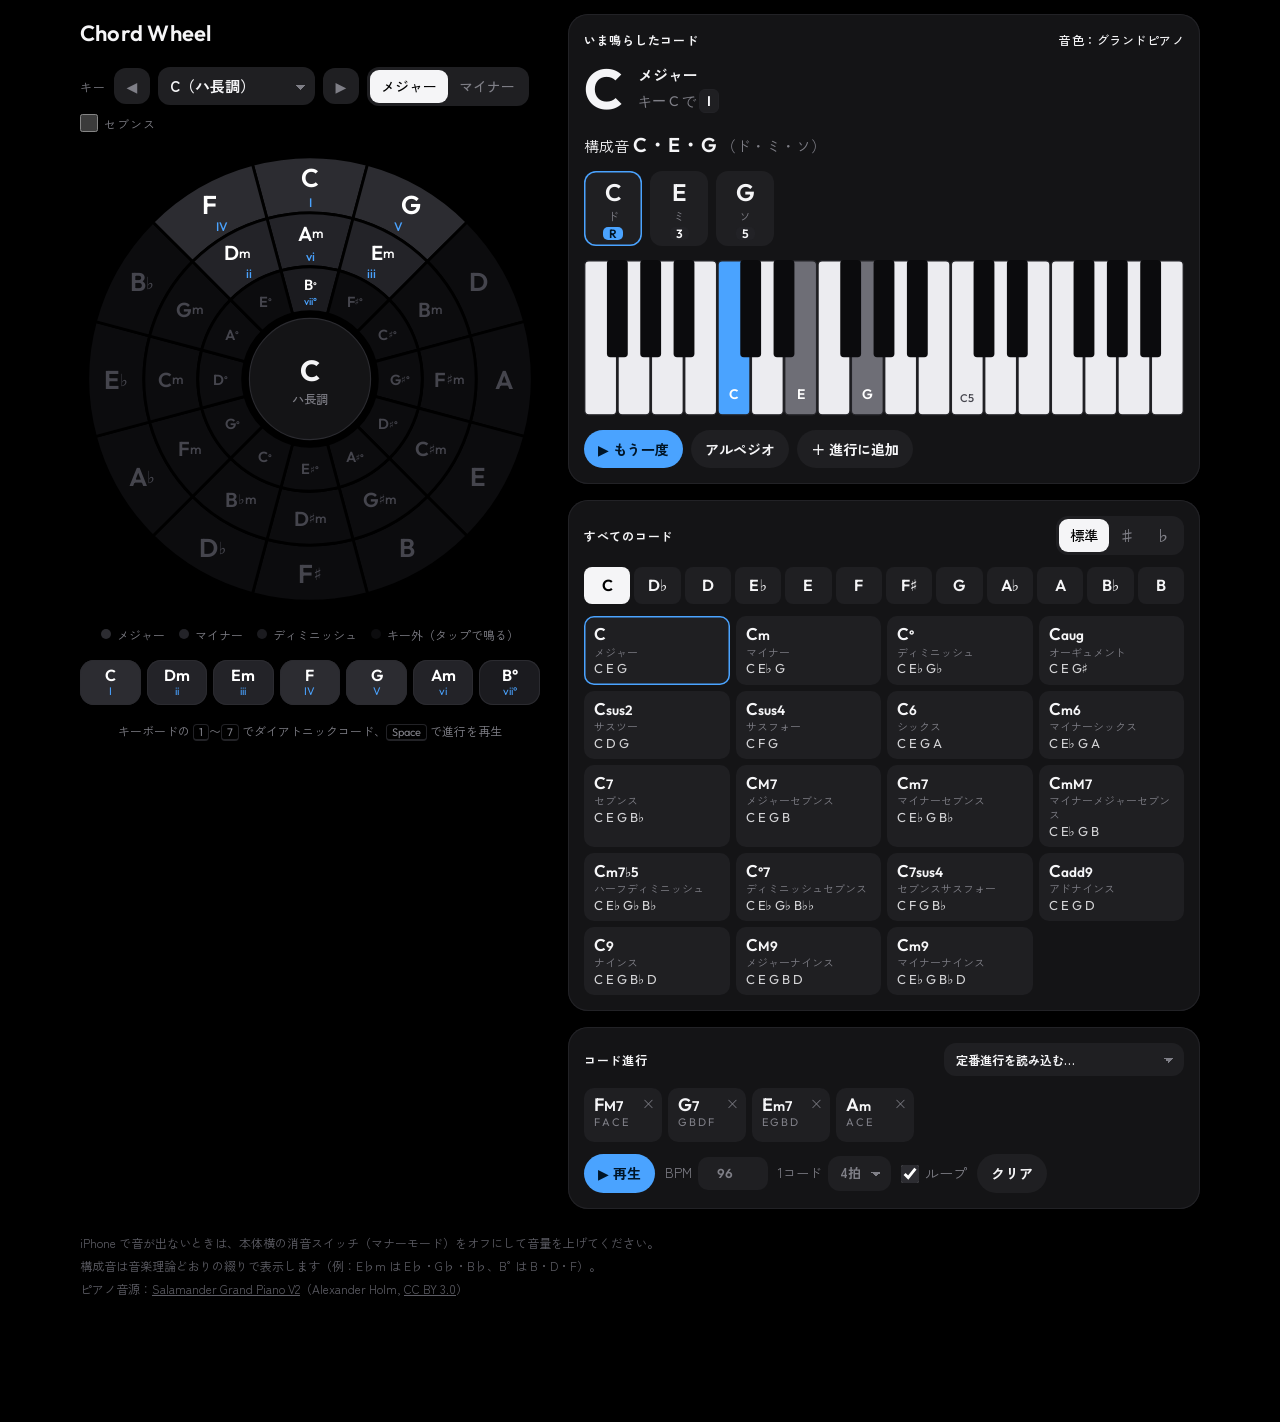
<file: chords/index.html>
<!doctype html>
<html lang="ja" data-theme="dark">
<head>
<meta charset="utf-8">
<meta name="viewport" content="width=device-width, initial-scale=1, viewport-fit=cover">
<meta name="apple-mobile-web-app-capable" content="yes">
<meta name="mobile-web-app-capable" content="yes">
<meta name="apple-mobile-web-app-title" content="コードホイール">
<meta name="description" content="五度圏のコードホイール。タップでコードを鳴らし、構成音（C・E・G など）を表示します。">
<meta name="theme-color" content="#1E9873">
<title>Chord Wheel</title>
<link rel="icon" href="icons/favicon.svg" type="image/svg+xml">
<link rel="icon" href="icons/favicon-32.png" sizes="32x32" type="image/png">
<link rel="apple-touch-icon" href="icons/apple-touch-icon.png">
<link rel="manifest" href="manifest.webmanifest">
<link rel="preconnect" href="https://fonts.googleapis.com">
<link rel="preconnect" href="https://fonts.gstatic.com" crossorigin>
<link rel="stylesheet" href="https://fonts.googleapis.com/css2?family=Outfit:wght@500;600;700&family=Zen+Kaku+Gothic+New:wght@400;500;700&display=swap">
<style>
/* Layout: circle-of-fifths wheel on the left (top on phones), now-playing panel + chord list + progression on the right. */
:root {
  --bg: #EDF0F3;
  --surface: #FFFFFF;
  --surface-2: #F5F7F9;
  --ink: #18202B;
  --muted: #5B6777;
  --line: #D3DAE2;
  --major: #1E9873;
  --minor: #4A7BB5;
  --dim: #B07062;
  --idle: #DCE2E8;
  --idle-ink: #7A8696;
  --accent: #E0A230;
  --on-seg: #FFFFFF;
  --key-white: #FFFFFF;
  --key-black: #222A35;
  --font-display: "Outfit", "Helvetica Neue", Arial, system-ui, sans-serif;
  --font-body: "Zen Kaku Gothic New", "Hiragino Sans", "Hiragino Kaku Gothic ProN", "Yu Gothic UI", "Meiryo", system-ui, sans-serif;
  --radius: 14px;
}
@media (prefers-color-scheme: dark) {
  :root:not([data-theme="light"]) {
    --bg: #141920;
    --surface: #1D242E;
    --surface-2: #232B36;
    --ink: #E6ECF2;
    --muted: #94A1B2;
    --line: #2D3744;
    --major: #20AE84;
    --minor: #5888C2;
    --dim: #B47F71;
    --idle: #252D38;
    --idle-ink: #5E6A7A;
    --accent: #F0BF4C;
    --on-seg: #FFFFFF;
    --key-white: #E9EDF2;
    --key-black: #0E1217;
    color-scheme: dark;
  }
}
:root[data-theme="dark"] {
  --bg: #141920;
  --surface: #1D242E;
  --surface-2: #232B36;
  --ink: #E6ECF2;
  --muted: #94A1B2;
  --line: #2D3744;
  --major: #20AE84;
  --minor: #5888C2;
  --dim: #B47F71;
  --idle: #252D38;
  --idle-ink: #5E6A7A;
  --accent: #F0BF4C;
  --on-seg: #FFFFFF;
  --key-white: #E9EDF2;
  --key-black: #0E1217;
  color-scheme: dark;
}

* { box-sizing: border-box; }
html { -webkit-text-size-adjust: 100%; }
:root { padding-top: env(safe-area-inset-top, 0px); padding-bottom: env(safe-area-inset-bottom, 0px); }
body {
  margin: 0;
  background: var(--bg);
  color: var(--ink);
  font-family: var(--font-body);
  font-size: 15px;
  line-height: 1.6;
  padding-inline: 16px;
  padding-block: 20px 40px;
  -webkit-tap-highlight-color: transparent;
}
button, select, input { font: inherit; color: inherit; }
button { touch-action: manipulation; cursor: pointer; }
:focus-visible { outline: 2px solid var(--accent); outline-offset: 2px; }

.app {
  max-width: 1120px;
  margin: 0 auto;
  display: grid;
  gap: 20px;
  grid-template-columns: minmax(0, 1fr);
}
@media (min-width: 900px) {
  .app { grid-template-columns: minmax(360px, 460px) minmax(0, 1fr); align-items: start; gap: 28px; }
  .left { position: sticky; top: calc(env(safe-area-inset-top, 0px) + 16px); }
}
.left, .right { display: flex; flex-direction: column; gap: 16px; min-width: 0; }

header.top { display: flex; align-items: baseline; justify-content: space-between; gap: 12px; flex-wrap: wrap; }
header.top h1 { margin: 0; font-family: var(--font-display); font-weight: 700; font-size: 22px; letter-spacing: 0.01em; }
header.top h1 small { font-family: var(--font-body); font-weight: 500; font-size: 13px; color: var(--muted); margin-left: 8px; letter-spacing: 0; }

/* Key controls */
.keybar { display: flex; gap: 8px; align-items: center; flex-wrap: wrap; }
.keybar label { font-size: 12px; color: var(--muted); letter-spacing: 0.08em; }
.select {
  appearance: none; -webkit-appearance: none;
  background: var(--surface); border: 1px solid var(--line); border-radius: 10px;
  padding: 7px 30px 7px 12px; font-weight: 700;
  background-image: linear-gradient(45deg, transparent 50%, var(--muted) 50%), linear-gradient(135deg, var(--muted) 50%, transparent 50%);
  background-position: calc(100% - 15px) 52%, calc(100% - 10px) 52%;
  background-size: 5px 5px; background-repeat: no-repeat;
}
.seg { display: inline-flex; background: var(--surface); border: 1px solid var(--line); border-radius: 10px; padding: 2px; }
.seg button { border: 0; background: transparent; padding: 5px 11px; border-radius: 8px; font-weight: 500; font-size: 14px; color: var(--muted); }
.seg button[aria-pressed="true"] { background: var(--ink); color: var(--bg); }
.iconbtn { border: 1px solid var(--line); background: var(--surface); border-radius: 10px; width: 36px; height: 36px; display: inline-grid; place-items: center; font-size: 14px; color: var(--muted); }
.toggle { display: inline-flex; align-items: center; gap: 6px; font-size: 14px; color: var(--muted); user-select: none; cursor: pointer; }
.toggle input { width: 18px; height: 18px; accent-color: var(--major); margin: 0; }

/* Wheel */
.wheel-wrap { width: 100%; max-width: 460px; margin: 0 auto; aspect-ratio: 1 / 1; }
#wheel { width: 100%; height: 100%; display: block; touch-action: manipulation; user-select: none; -webkit-user-select: none; }
#wheel .s { cursor: pointer; stroke: var(--bg); stroke-width: 2.5; transition: filter .12s; }
#wheel .s:hover { filter: brightness(1.08); }
#wheel .s.major { fill: var(--major); }
#wheel .s.minor { fill: var(--minor); }
#wheel .s.dim { fill: var(--dim); }
#wheel .s.idle { fill: var(--idle); }
#wheel text { pointer-events: none; text-anchor: middle; dominant-baseline: central; font-family: var(--font-display); font-weight: 600; }
#wheel text.on { fill: var(--on-seg); }
#wheel text.off { fill: var(--idle-ink); }
#wheel text .sfx { font-size: 0.66em; font-weight: 500; }
#wheel text.rn { font-family: var(--font-display); font-weight: 500; opacity: .82; }
#wheel .hl { fill: none; stroke: var(--accent); stroke-width: 4; pointer-events: none; stroke-linejoin: round; }
#wheel .hl.pulse { animation: pulse .5s ease-out; }
#wheel .hub { fill: var(--surface); stroke: var(--line); stroke-width: 1; cursor: pointer; }
#wheel .hub-key { font-size: 26px; fill: var(--ink); font-weight: 700; }
#wheel .hub-ja { font-family: var(--font-body); font-size: 11px; fill: var(--muted); font-weight: 500; }
@keyframes pulse { from { stroke-width: 10; opacity: .4; } to { stroke-width: 4; opacity: 1; } }

.legend { display: flex; gap: 14px; flex-wrap: wrap; justify-content: center; font-size: 12px; color: var(--muted); }
.legend span { display: inline-flex; align-items: center; gap: 6px; }
.legend i { width: 10px; height: 10px; border-radius: 3px; display: inline-block; }

/* Diatonic strip */
.dia { display: grid; grid-template-columns: repeat(7, minmax(0, 1fr)); gap: 6px; }
.dia button {
  border: 0; border-radius: 10px; padding: 6px 2px 7px; color: var(--on-seg);
  display: flex; flex-direction: column; align-items: center; gap: 0; line-height: 1.2; min-width: 0;
}
.dia button b { font-family: var(--font-display); font-size: 16px; font-weight: 600; white-space: nowrap; }
.dia button small { font-family: var(--font-display); font-size: 11px; opacity: .85; }
.dia .major { background: var(--major); } .dia .minor { background: var(--minor); } .dia .dim { background: var(--dim); }
.hint { font-size: 12px; color: var(--muted); text-align: center; margin: 0; }
.hint kbd { font-family: var(--font-display); border: 1px solid var(--line); border-bottom-width: 2px; border-radius: 4px; padding: 0 5px; font-size: 11px; background: var(--surface); }
@media (hover: none) { .desk-only { display: none; } }

/* Panels */
.panel { background: var(--surface); border: 1px solid var(--line); border-radius: var(--radius); padding: 16px; min-width: 0; }
.snd { font-size: 12px; font-weight: 500; letter-spacing: 0.04em; }
.panel h2 { margin: 0 0 12px; font-size: 13px; font-weight: 700; color: var(--muted); letter-spacing: 0.1em; display: flex; align-items: center; justify-content: space-between; gap: 8px; flex-wrap: wrap; }

/* Now playing */
.now-head { display: flex; align-items: flex-end; gap: 14px; flex-wrap: wrap; }
.now-name { font-family: var(--font-display); font-weight: 700; font-size: 56px; line-height: 1; letter-spacing: -0.01em; }
.now-name .sfx { font-size: 0.6em; font-weight: 600; margin-left: 2px; }
.now-meta { display: flex; flex-direction: column; gap: 2px; padding-bottom: 4px; }
.now-meta .q { font-weight: 700; font-size: 15px; }
.now-meta .rn { font-family: var(--font-display); font-size: 14px; color: var(--muted); }
.now-meta .rn b { display: inline-block; padding: 0 7px; border-radius: 6px; background: var(--surface-2); border: 1px solid var(--line); color: var(--ink); font-weight: 600; }
.formula { margin: 12px 0 10px; font-size: 15px; }
.formula b { font-family: var(--font-display); font-size: 20px; font-weight: 600; letter-spacing: 0.02em; }
.formula span { color: var(--muted); }
.tones { display: flex; gap: 8px; flex-wrap: wrap; }
.tone {
  min-width: 58px; padding: 8px 10px 6px; border-radius: 12px; background: var(--surface-2); border: 1px solid var(--line);
  display: flex; flex-direction: column; align-items: center; line-height: 1.15;
}
.tone b { font-family: var(--font-display); font-size: 24px; font-weight: 600; }
.tone span { font-size: 12px; color: var(--muted); margin-top: 2px; }
.tone i { font-style: normal; font-family: var(--font-display); font-size: 12px; font-weight: 600; margin-top: 4px; padding: 0 6px; border-radius: 5px; background: var(--line); color: var(--ink); }
.tone.root { border-color: var(--accent); }
.tone.root i { background: var(--accent); color: #1B1406; }
.kbd-wrap { margin-top: 14px; }
#kbd { width: 100%; height: auto; display: block; }
#kbd .w { fill: var(--key-white); stroke: var(--line); stroke-width: 1; cursor: pointer; }
#kbd .b { fill: var(--key-black); cursor: pointer; }
#kbd .w.hit, #kbd .b.hit { fill: var(--major); }
#kbd .w.root, #kbd .b.root { fill: var(--accent); }
#kbd text { pointer-events: none; text-anchor: middle; font-family: var(--font-display); font-weight: 600; font-size: 10px; fill: #FFFFFF; }
#kbd text.c { fill: var(--idle-ink); font-weight: 500; font-size: 8px; }
.actions { display: flex; gap: 8px; flex-wrap: wrap; margin-top: 14px; }
.btn {
  border: 1px solid var(--line); background: var(--surface-2); border-radius: 10px; padding: 8px 14px; font-weight: 700; font-size: 14px;
  display: inline-flex; align-items: center; gap: 6px;
}
.btn:hover { border-color: var(--muted); }
.btn.primary { background: var(--ink); color: var(--bg); border-color: var(--ink); }

/* Explorer */
.roots { display: grid; grid-template-columns: repeat(12, minmax(0, 1fr)); gap: 4px; }
@media (max-width: 560px) { .roots { grid-template-columns: repeat(6, minmax(0, 1fr)); } }
.roots button {
  border: 1px solid var(--line); background: var(--surface-2); border-radius: 8px; padding: 6px 0;
  font-family: var(--font-display); font-weight: 600; font-size: 16px; min-width: 0;
}
.roots button[aria-pressed="true"] { background: var(--ink); color: var(--bg); border-color: var(--ink); }
.quals { display: grid; grid-template-columns: repeat(auto-fill, minmax(132px, 1fr)); gap: 6px; margin-top: 12px; }
.quals button {
  text-align: left; border: 1px solid var(--line); background: var(--surface-2); border-radius: 10px; padding: 7px 10px 8px;
  display: flex; flex-direction: column; gap: 1px; line-height: 1.25; min-width: 0;
}
.quals button b { font-family: var(--font-display); font-size: 17px; font-weight: 600; }
.quals button b .sfx { font-size: .8em; }
.quals button small { font-size: 11px; color: var(--muted); }
.quals button em { font-style: normal; font-family: var(--font-display); font-size: 13px; color: var(--ink); opacity: .85; overflow-wrap: anywhere; }
.quals button[aria-pressed="true"] { border-color: var(--accent); box-shadow: inset 0 0 0 1px var(--accent); }
.subrow { display: flex; gap: 8px; align-items: center; flex-wrap: wrap; font-weight: 500; letter-spacing: 0; }

/* Progression */
.prog { display: flex; gap: 6px; flex-wrap: wrap; min-height: 54px; }
.chip {
  position: relative; border: 1px solid var(--line); background: var(--surface-2); border-radius: 10px;
  padding: 6px 30px 6px 10px; display: flex; flex-direction: column; line-height: 1.2; min-width: 78px; cursor: pointer; text-align: left;
}
.chip b { font-family: var(--font-display); font-size: 18px; font-weight: 600; }
.chip b .sfx { font-size: .78em; }
.chip small { font-family: var(--font-display); font-size: 11px; color: var(--muted); }
.chip .x { position: absolute; top: 4px; right: 4px; width: 22px; height: 22px; border-radius: 6px; border: 0; background: transparent; color: var(--muted); font-size: 14px; line-height: 1; display: grid; place-items: center; }
.chip .x:hover { background: var(--line); color: var(--ink); }
.chip.cur { border-color: var(--accent); box-shadow: inset 0 0 0 1px var(--accent); }
.prog-empty { color: var(--muted); font-size: 14px; align-self: center; }
.controls { display: flex; gap: 10px; align-items: center; flex-wrap: wrap; margin-top: 12px; }
.num { width: 70px; background: var(--surface-2); border: 1px solid var(--line); border-radius: 10px; padding: 6px 8px; font-family: var(--font-display); font-weight: 600; text-align: center; font-variant-numeric: tabular-nums; }
.controls .lbl { font-size: 13px; color: var(--muted); display: inline-flex; align-items: center; gap: 6px; }

footer.note { max-width: 1120px; margin: 24px auto 0; font-size: 12px; color: var(--muted); }
footer.note p { margin: 4px 0; }

@media (prefers-reduced-motion: reduce) { #wheel .hl.pulse { animation: none; } #wheel .s { transition: none; } }
</style>
<link rel="stylesheet" href="embed.css?v=20261118075910">
</head>
<body>
<div class="app">
  <div class="left">
    <header class="top">
      <h1>Chord Wheel<small>タップで鳴らす・構成音を表示</small></h1>
    </header>
    <div class="keybar">
      <label for="keySel">キー</label>
      <button class="iconbtn" id="keyPrev" aria-label="五度下のキーへ">◀</button>
      <select class="select" id="keySel"></select>
      <button class="iconbtn" id="keyNext" aria-label="五度上のキーへ">▶</button>
      <div class="seg" role="group" aria-label="長調・短調">
        <button id="modeMaj" aria-pressed="true">メジャー</button>
        <button id="modeMin" aria-pressed="false">マイナー</button>
      </div>
      <label class="toggle" for="sev"><input type="checkbox" id="sev">セブンス</label>
    </div>
    <div class="wheel-wrap"><svg id="wheel" viewBox="-205 -205 410 410" role="img" aria-label="五度圏コードホイール"></svg></div>
    <div class="legend">
      <span><i style="background:var(--major)"></i>メジャー</span>
      <span><i style="background:var(--minor)"></i>マイナー</span>
      <span><i style="background:var(--dim)"></i>ディミニッシュ</span>
      <span><i style="background:var(--idle)"></i>キー外（タップで鳴る）</span>
    </div>
    <div class="dia" id="dia" aria-label="ダイアトニックコード"></div>
    <p class="hint desk-only">キーボードの <kbd>1</kbd>〜<kbd>7</kbd> でダイアトニックコード、<kbd>Space</kbd> で進行を再生</p>
  </div>

  <div class="right">
    <section class="panel" aria-live="polite">
      <h2>いま鳴らしたコード<span class="snd" id="snd"></span></h2>
      <div class="now-head">
        <div class="now-name" id="nowName"></div>
        <div class="now-meta">
          <div class="q" id="nowQ"></div>
          <div class="rn" id="nowRn"></div>
        </div>
      </div>
      <div class="formula" id="formula"></div>
      <div class="tones" id="tones"></div>
      <div class="kbd-wrap"><svg id="kbd" role="img" aria-label="鍵盤"></svg></div>
      <div class="actions">
        <button class="btn primary" id="again">▶ もう一度</button>
        <button class="btn" id="arp">アルペジオ</button>
        <button class="btn" id="add">＋ 進行に追加</button>
      </div>
    </section>

    <section class="panel">
      <h2>すべてのコード
        <span class="subrow">
          <span class="seg" role="group" aria-label="臨時記号の表記">
            <button data-spell="std" aria-pressed="true">標準</button>
            <button data-spell="sharp" aria-pressed="false">♯</button>
            <button data-spell="flat" aria-pressed="false">♭</button>
          </span>
        </span>
      </h2>
      <div class="roots" id="roots"></div>
      <div class="quals" id="quals"></div>
    </section>

    <section class="panel">
      <h2>コード進行
        <span class="subrow">
          <select class="select" id="preset" aria-label="定番進行を読み込む">
            <option value="">定番進行を読み込む…</option>
          </select>
        </span>
      </h2>
      <div class="prog" id="prog"></div>
      <div class="controls">
        <button class="btn primary" id="playProg">▶ 再生</button>
        <label class="lbl" for="bpm">BPM <input class="num" id="bpm" type="number" min="40" max="240" step="1" value="96"></label>
        <label class="lbl" for="beats">1コード
          <select class="select" id="beats">
            <option value="2">2拍</option>
            <option value="4" selected>4拍</option>
            <option value="8">8拍</option>
          </select>
        </label>
        <label class="toggle" for="loop"><input type="checkbox" id="loop" checked>ループ</label>
        <button class="btn" id="clear">クリア</button>
      </div>
    </section>
  </div>
</div>
<footer class="note">
  <p>iPhone で音が出ないときは、本体横の消音スイッチ（マナーモード）をオフにして音量を上げてください。</p>
  <p>構成音は音楽理論どおりの綴りで表示します（例：E♭m は E♭・G♭・B♭、B° は B・D・F）。</p>
  <p>ピアノ音源：<a href="https://github.com/Tonejs/audio/tree/master/salamander" style="color:inherit">Salamander Grand Piano V2</a>（Alexander Holm, <a href="https://creativecommons.org/licenses/by/3.0/" style="color:inherit">CC BY 3.0</a>）</p>
</footer>

<script>
(() => {
  // ---------- Music theory ----------
  const LETTERS = ['C','D','E','F','G','A','B'];
  const NAT = [0,2,4,5,7,9,11];
  const SOLF = ['ド','レ','ミ','ファ','ソ','ラ','シ'];
  const IROHA = ['ハ','ニ','ホ','ヘ','ト','イ','ロ'];
  const ROMAN = ['I','II','III','IV','V','VI','VII'];
  const MAJ_SCALE = [0,2,4,5,7,9,11];
  const MIN_SCALE = [0,2,3,5,7,8,10];

  const acc = a => ({0:'',1:'♯',2:'♯♯','-1':'♭','-2':'♭♭'})[a] ?? '';
  const N = s => { let a = 0; for (const ch of s.slice(1)) a += ch === '#' ? 1 : ch === 'b' ? -1 : 0; return { L: LETTERS.indexOf(s[0]), a }; };
  const mod = (n, m) => ((n % m) + m) % m;
  const pcOf = n => mod(NAT[n.L] + n.a, 12);
  const nameOf = n => LETTERS[n.L] + acc(n.a);
  const solfOf = n => SOLF[n.L] + acc(n.a);
  const transpose = (n, semis, steps) => {
    const L = mod(n.L + steps, 7);
    let a = mod(pcOf(n) + semis - NAT[L], 12);
    if (a > 6) a -= 12;
    return { L, a };
  };

  // [semitones, letter steps, interval label]
  const Q = {
    '':      { ja: 'メジャー',               iv: [[0,0,'R'],[4,2,'3'],[7,4,'5']] },
    'm':     { ja: 'マイナー',               iv: [[0,0,'R'],[3,2,'♭3'],[7,4,'5']] },
    '°':     { ja: 'ディミニッシュ',         iv: [[0,0,'R'],[3,2,'♭3'],[6,4,'♭5']] },
    'aug':   { ja: 'オーギュメント',         iv: [[0,0,'R'],[4,2,'3'],[8,4,'♯5']] },
    'sus2':  { ja: 'サスツー',               iv: [[0,0,'R'],[2,1,'2'],[7,4,'5']] },
    'sus4':  { ja: 'サスフォー',             iv: [[0,0,'R'],[5,3,'4'],[7,4,'5']] },
    '6':     { ja: 'シックス',               iv: [[0,0,'R'],[4,2,'3'],[7,4,'5'],[9,5,'6']] },
    'm6':    { ja: 'マイナーシックス',       iv: [[0,0,'R'],[3,2,'♭3'],[7,4,'5'],[9,5,'6']] },
    '7':     { ja: 'セブンス',               iv: [[0,0,'R'],[4,2,'3'],[7,4,'5'],[10,6,'♭7']] },
    'M7':    { ja: 'メジャーセブンス',       iv: [[0,0,'R'],[4,2,'3'],[7,4,'5'],[11,6,'7']] },
    'm7':    { ja: 'マイナーセブンス',       iv: [[0,0,'R'],[3,2,'♭3'],[7,4,'5'],[10,6,'♭7']] },
    'mM7':   { ja: 'マイナーメジャーセブンス', iv: [[0,0,'R'],[3,2,'♭3'],[7,4,'5'],[11,6,'7']] },
    'm7♭5':  { ja: 'ハーフディミニッシュ',   iv: [[0,0,'R'],[3,2,'♭3'],[6,4,'♭5'],[10,6,'♭7']] },
    '°7':    { ja: 'ディミニッシュセブンス', iv: [[0,0,'R'],[3,2,'♭3'],[6,4,'♭5'],[9,6,'♭♭7']] },
    '7sus4': { ja: 'セブンスサスフォー',     iv: [[0,0,'R'],[5,3,'4'],[7,4,'5'],[10,6,'♭7']] },
    'add9':  { ja: 'アドナインス',           iv: [[0,0,'R'],[4,2,'3'],[7,4,'5'],[14,8,'9']] },
    '9':     { ja: 'ナインス',               iv: [[0,0,'R'],[4,2,'3'],[7,4,'5'],[10,6,'♭7'],[14,8,'9']] },
    'M9':    { ja: 'メジャーナインス',       iv: [[0,0,'R'],[4,2,'3'],[7,4,'5'],[11,6,'7'],[14,8,'9']] },
    'm9':    { ja: 'マイナーナインス',       iv: [[0,0,'R'],[3,2,'♭3'],[7,4,'5'],[10,6,'♭7'],[14,8,'9']] },
  };
  const Q_ORDER = ['', 'm', '°', 'aug', 'sus2', 'sus4', '6', 'm6', '7', 'M7', 'm7', 'mM7', 'm7♭5', '°7', '7sus4', 'add9', '9', 'M9', 'm9'];
  const ROM_SUFFIX = { '':'', 'm':'', '°':'°', 'aug':'+', 'sus2':'sus2', 'sus4':'sus4', '6':'6', 'm6':'6', '7':'7', 'M7':'M7', 'm7':'7', 'mM7':'M7', 'm7♭5':'ø7', '°7':'°7', '7sus4':'7sus4', 'add9':'add9', '9':'9', 'M9':'M9', 'm9':'9' };

  const isMinorish = q => Q[q].iv.some(([s, st]) => s === 3 && st === 2);
  const chordName = c => nameOf(c.root) + c.q;
  const chordHTML = c => `${LETTERS[c.root.L]}<span class="sfx">${acc(c.root.a)}${c.q}</span>`;
  const rootMidi = c => { const pc = pcOf(c.root); return 60 + pc - (pc > 6 ? 12 : 0); };
  const tonesOf = c => Q[c.q].iv.map(([s, st, lab]) => ({ note: transpose(c.root, s, st), midi: rootMidi(c) + s, lab }));

  // Circle of fifths, clockwise from C. Columns = a major key's I / vi / vii°.
  const MAJ_ROOTS = ['C','G','D','A','E','B','F#','Db','Ab','Eb','Bb','F'].map(N);
  const MIN_ROOTS = ['A','E','B','F#','C#','G#','D#','Bb','F','C','G','D'].map(N);
  const DIM_ROOTS = ['B','F#','C#','G#','D#','A#','E#','C','G','D','A','E'].map(N);
  const RING = [
    { roots: MAJ_ROOTS, q: '',  cls: 'major', r: [148, 198], fs: 23, nameR: 180, rnR: 157 },
    { roots: MIN_ROOTS, q: 'm', cls: 'minor', r: [100, 148], fs: 18, nameR: 130, rnR: 109 },
    { roots: DIM_ROOTS, q: '°', cls: 'dim',   r: [60, 100],  fs: 13, nameR: 84,  rnR: 69  },
  ];
  const WHEEL_RN = {
    major: [{'-1':'IV','0':'I','1':'V'}, {'-1':'ii','0':'vi','1':'iii'}, {'0':'vii°'}],
    minor: [{'-1':'VI','0':'III','1':'VII'}, {'-1':'iv','0':'i','1':'v'}, {'0':'ii°'}],
  };
  // degree (1..7) -> [ring, rel position]
  const DEG_POS = {
    major: [[0,0],[1,-1],[1,1],[0,-1],[0,1],[1,0],[2,0]],
    minor: [[1,0],[2,0],[0,0],[1,-1],[1,1],[0,-1],[0,1]],
  };

  const SPELL = {
    std:   ['C','Db','D','Eb','E','F','F#','G','Ab','A','Bb','B'],
    sharp: ['C','C#','D','D#','E','F','F#','G','G#','A','A#','B'],
    flat:  ['C','Db','D','Eb','E','F','Gb','G','Ab','A','Bb','B'],
  };

  // Presets as [major-scale degree 0..6, quality], relative to the major tonic (relative major in minor keys).
  const PRESETS = [
    { name: '王道進行（IV–V–iii–vi）', p: [[3,'M7'],[4,'7'],[2,'m7'],[5,'m']] },
    { name: '小室進行（vi–IV–V–I）', p: [[5,'m'],[3,''],[4,''],[0,'']] },
    { name: 'カノン進行', p: [[0,''],[4,''],[5,'m'],[2,'m'],[3,''],[0,''],[3,''],[4,'']] },
    { name: '丸サ進行（IVM7–III7–vim7–Vm7 I7）', p: [[3,'M7'],[2,'7'],[5,'m7'],[4,'m7'],[0,'7']] },
    { name: 'I–V–vi–IV', p: [[0,''],[4,''],[5,'m'],[3,'']] },
    { name: 'ツーファイブワン（ii7–V7–IM7）', p: [[1,'m7'],[4,'7'],[0,'M7']] },
    { name: '循環コード（I–vi–ii–V）', p: [[0,''],[5,'m'],[1,'m'],[4,'']] },
  ];

  // ---------- State ----------
  const state = {
    idx: 0, mode: 'major', seventh: false, spell: 'std',
    expPc: 0, expQ: '',
    prog: [], bpm: 96, beats: 4, loop: true,
    current: { root: N('C'), q: '' }, active: null, curStep: -1,
  };
  const LS_KEY = 'chordwheel.v1';
  const validChord = c => c && c.root && Number.isInteger(c.root.L) && c.root.L >= 0 && c.root.L < 7 && Number.isInteger(c.root.a) && Math.abs(c.root.a) <= 2 && Object.prototype.hasOwnProperty.call(Q, c.q);
  function save() {
    try {
      const { idx, mode, seventh, spell, prog, bpm, beats, loop } = state;
      localStorage.setItem(LS_KEY, JSON.stringify({ idx, mode, seventh, spell, prog, bpm, beats, loop }));
    } catch (e) {}
  }
  function load() {
    try {
      const s = JSON.parse(localStorage.getItem(LS_KEY) || 'null');
      if (!s) return false;
      if (Number.isInteger(s.idx) && s.idx >= 0 && s.idx < 12) state.idx = s.idx;
      if (s.mode === 'major' || s.mode === 'minor') state.mode = s.mode;
      state.seventh = !!s.seventh;
      if (SPELL[s.spell]) state.spell = s.spell;
      if (Array.isArray(s.prog)) state.prog = s.prog.filter(validChord).slice(0, 64);
      if (s.bpm >= 40 && s.bpm <= 240) state.bpm = Math.round(s.bpm);
      if ([2,4,8].includes(s.beats)) state.beats = s.beats;
      if (typeof s.loop === 'boolean') state.loop = s.loop;
      return true;
    } catch (e) { return false; }
  }

  const relOf = i => { const p = mod(i - state.idx, 12); return p > 6 ? p - 12 : p; };
  const isDiatonic = (ring, rel) => ring < 2 ? Math.abs(rel) <= 1 : rel === 0;
  const tonic = () => (state.mode === 'major' ? MAJ_ROOTS : MIN_ROOTS)[state.idx];
  const majorTonic = () => MAJ_ROOTS[state.idx];

  function wheelChord(ring, i) {
    const rel = relOf(i);
    let q = RING[ring].q;
    if (state.seventh) {
      const dia = isDiatonic(ring, rel);
      if (ring === 0) q = dia && rel !== 1 ? 'M7' : '7';
      else if (ring === 1) q = 'm7';
      else q = dia ? 'm7♭5' : '°7';
    }
    return { root: RING[ring].roots[i], q };
  }

  function romanOf(c) {
    const t = tonic();
    const scale = state.mode === 'major' ? MAJ_SCALE : MIN_SCALE;
    const d = mod(c.root.L - t.L, 7);
    const sn = transpose(t, scale[d], d);
    let diff = mod(pcOf(c.root) - pcOf(sn), 12); if (diff > 6) diff -= 12;
    const num = isMinorish(c.q) ? ROMAN[d].toLowerCase() : ROMAN[d];
    return acc(diff) + num + ROM_SUFFIX[c.q];
  }

  // ---------- Audio ----------
  // Grand piano: Salamander Grand Piano V2 (Yamaha C5) sampled every minor third, pitched to the nearest note.
  // Falls back to a simple synth until the samples are decoded, or if they cannot be loaded.
  const SAMPLE_NOTES = ['C2','Ds2','Fs2','A2','C3','Ds3','Fs3','A3','C4','Ds4','Fs4','A4','C5','Ds5','Fs5','A5','C6'];
  const SAMPLE_PC = { C: 0, Ds: 3, Fs: 6, A: 9 };
  const sampleMidi = s => { const m = s.match(/^([A-Z]s?)(\d)$/); return (+m[2] + 1) * 12 + SAMPLE_PC[m[1]]; };
  const buffers = new Map(); // midi -> AudioBuffer
  let ctx = null, master = null;
  let voices = [];
  let pianoState = 'loading'; // loading | ready | failed
  let rawSamples = null, decoding = null, fetched = false;

  function prefetchPiano() {
    rawSamples = Promise.all(SAMPLE_NOTES.map(n =>
      fetch(`samples/piano/${n}.mp3`).then(r => r.ok ? r.arrayBuffer() : null).catch(() => null).then(ab => [n, ab])));
    rawSamples.then(list => { fetched = true; if (!list.some(([, ab]) => ab)) pianoState = 'failed'; renderSound(); });
  }
  const decode = ab => new Promise((res, rej) => {
    const p = ctx.decodeAudioData(ab, res, rej);
    if (p && p.then) p.then(res, rej);
  });
  function decodePiano() {
    decoding = rawSamples.then(list => Promise.all(list.filter(([, ab]) => ab).map(([n, ab]) =>
      decode(ab).then(b => { buffers.set(sampleMidi(n), b); }, () => {}))))
      .then(() => { pianoState = buffers.size ? 'ready' : 'failed'; renderSound(); });
  }
  function makeImpulse(sec) {
    const rate = ctx.sampleRate, len = Math.floor(rate * sec), buf = ctx.createBuffer(2, len, rate);
    for (let ch = 0; ch < 2; ch++) {
      const d = buf.getChannelData(ch);
      for (let i = 0; i < len; i++) {
        const t = i / rate;
        d[i] = (Math.random() * 2 - 1) * Math.exp(-t * 2.2) * Math.pow(1 - i / len, 1.5) * (t < 0.015 ? t / 0.015 : 1);
      }
    }
    return buf;
  }
  function ensureAudio() {
    if (!ctx) {
      const AC = window.AudioContext || window.webkitAudioContext;
      if (!AC) return null;
      try { if (navigator.audioSession) navigator.audioSession.type = 'playback'; } catch (e) {}
      ctx = new AC();
      const comp = ctx.createDynamicsCompressor();
      comp.threshold.value = -12; comp.ratio.value = 3; comp.attack.value = 0.003; comp.release.value = 0.25;
      master = ctx.createGain(); master.gain.value = 0.9;
      // Concert-hall feel: a short generated reverb, darkened so it stays behind the piano.
      const send = ctx.createGain(); send.gain.value = 0.2;
      const conv = ctx.createConvolver(); conv.buffer = makeImpulse(2.4);
      const damp = ctx.createBiquadFilter(); damp.type = 'lowpass'; damp.frequency.value = 4200;
      master.connect(comp);
      master.connect(send); send.connect(conv); conv.connect(damp); damp.connect(comp);
      comp.connect(ctx.destination);
      // Unlock iOS by playing one silent buffer inside the gesture.
      try { const b = ctx.createBuffer(1, 1, 22050); const s = ctx.createBufferSource(); s.buffer = b; s.connect(ctx.destination); s.start(0); } catch (e) {}
      if (rawSamples) decodePiano();
    }
    if (ctx.state !== 'running') { try { ctx.resume(); } catch (e) {} }
    return ctx;
  }
  // Lift the dampers: previous notes fade out like a released pedal.
  function silence(t) {
    for (const v of voices) {
      try {
        v.kill.gain.cancelScheduledValues(t);
        v.kill.gain.setTargetAtTime(0, t, 0.07);
        v.srcs.forEach(s => s.stop(t + 0.9));
      } catch (e) {}
    }
    voices = [];
  }
  function addVoice(kill, srcs, midi) {
    if (ctx.createStereoPanner) {
      const p = ctx.createStereoPanner();
      p.pan.value = Math.max(-0.5, Math.min(0.5, (midi - 62) / 44)); // low notes left, high notes right, as seen from the bench
      kill.connect(p); p.connect(master);
    } else kill.connect(master);
    const v = { kill, srcs };
    voices.push(v);
    srcs[0].onended = () => { voices = voices.filter(x => x !== v); };
  }
  function nearestSample(midi) {
    let best = null, bd = Infinity;
    for (const m of buffers.keys()) { const d = Math.abs(m - midi); if (d < bd || (d === bd && m > midi)) { bd = d; best = m; } }
    return best;
  }
  function pianoNote(midi, t, vel, hold) {
    const sm = nearestSample(midi);
    const src = ctx.createBufferSource();
    src.buffer = buffers.get(sm);
    src.playbackRate.value = Math.pow(2, (midi - sm) / 12);
    const tone = ctx.createBiquadFilter(); tone.type = 'lowpass';
    tone.frequency.value = 1400 + 11000 * vel * vel; // softer touch = darker tone
    const g = ctx.createGain(); g.gain.value = 1.8 * vel; // the samples peak around -13 dBFS
    const kill = ctx.createGain();
    src.connect(tone); tone.connect(g); g.connect(kill);
    src.start(t);
    if (hold) { kill.gain.setTargetAtTime(0, t + hold, 0.12); src.stop(t + hold + 1.2); }
    addVoice(kill, [src], midi);
  }
  function synthNote(midi, t, vel, hold) {
    const dur = hold ? hold + 0.4 : 2.8;
    const f = 440 * Math.pow(2, (midi - 69) / 12);
    const env = ctx.createGain(), kill = ctx.createGain(), lp = ctx.createBiquadFilter();
    lp.type = 'lowpass';
    lp.frequency.setValueAtTime(Math.min(9000, f * 9), t);
    lp.frequency.exponentialRampToValueAtTime(Math.max(f * 1.6, 350), t + dur * 0.7);
    const o1 = ctx.createOscillator(); o1.type = 'triangle'; o1.frequency.value = f;
    const o2 = ctx.createOscillator(); o2.type = 'sine'; o2.frequency.value = f * 2;
    const g2 = ctx.createGain(); g2.gain.value = 0.28;
    const peak = 0.3 * vel;
    env.gain.setValueAtTime(0.0001, t);
    env.gain.exponentialRampToValueAtTime(peak, t + 0.006);
    env.gain.exponentialRampToValueAtTime(peak * 0.4, t + 0.3);
    env.gain.exponentialRampToValueAtTime(0.0001, t + dur);
    o1.connect(lp); o2.connect(g2); g2.connect(lp); lp.connect(env); env.connect(kill);
    [o1, o2].forEach(o => { o.start(t); o.stop(t + dur + 0.05); });
    addVoice(kill, [o1, o2], midi);
  }
  const note = (midi, t, vel, hold) => (pianoState === 'ready' ? pianoNote : synthNote)(midi, t, vel, hold);

  function soundChord(c, opts = {}) {
    if (!ensureAudio()) return;
    if (pianoState === 'loading' && decoding && !opts.waited) {
      // First chord: wait briefly for the piano to decode instead of playing the synth.
      const timeout = new Promise(res => setTimeout(res, 1500));
      Promise.race([decoding, timeout]).then(() => soundChord(c, { ...opts, waited: true }));
      return;
    }
    const t = ctx.currentTime + 0.03;
    silence(t);
    const tones = tonesOf(c);
    const hold = opts.dur || 0; // 0 = let the strings ring out
    if (opts.arp) {
      const seq = tones.concat(tones.slice(0, -1).reverse());
      seq.forEach((tn, k) => note(tn.midi, t + k * 0.17, 0.62 + Math.random() * 0.06, 0));
      return;
    }
    const base = Math.min(0.8, 1.15 / Math.sqrt(tones.length));
    note(rootMidi(c) - 12, t, 0.62, hold);
    tones.forEach((tn, k) => {
      const top = k === tones.length - 1; // voice the top note a little louder, as a pianist would
      const v = Math.min(1, base * (top ? 1.12 : 1) * (0.94 + Math.random() * 0.08));
      note(tn.midi, t + 0.008 + k * 0.011 + Math.random() * 0.004, v, hold);
    });
  }
  function soundNote(midi) {
    if (!ensureAudio()) return;
    note(midi, ctx.currentTime + 0.01, 0.75, 0);
  }
  function renderSound() {
    const el = document.getElementById('snd');
    if (el) el.textContent = pianoState === 'failed' ? '音色：簡易シンセ' : fetched ? '音色：グランドピアノ' : 'ピアノ音源を読み込み中…';
  }

  // ---------- Rendering ----------
  const $ = id => document.getElementById(id);
  const svgNS = 'http://www.w3.org/2000/svg';
  const f2 = n => n.toFixed(2);
  const pt = (r, a) => { const rad = a * Math.PI / 180; return [r * Math.sin(rad), -r * Math.cos(rad)]; };
  function arc(r1, r2, a0, a1) {
    const [x0, y0] = pt(r2, a0), [x1, y1] = pt(r2, a1), [x2, y2] = pt(r1, a1), [x3, y3] = pt(r1, a0);
    return `M${f2(x0)} ${f2(y0)}A${r2} ${r2} 0 0 1 ${f2(x1)} ${f2(y1)}L${f2(x2)} ${f2(y2)}A${r1} ${r1} 0 0 0 ${f2(x3)} ${f2(y3)}Z`;
  }
  const jaKey = (n, minor) => (n.a > 0 ? '嬰' : n.a < 0 ? '変' : '') + IROHA[n.L] + (minor ? '短調' : '長調');

  function renderWheel() {
    let h = '';
    let hl = '';
    RING.forEach((ring, r) => {
      for (let i = 0; i < 12; i++) {
        const rel = relOf(i);
        const a = rel * 30;
        const dia = isDiatonic(r, rel);
        const c = wheelChord(r, i);
        const d = arc(ring.r[0], ring.r[1], a - 15, a + 15);
        h += `<path class="s ${dia ? ring.cls : 'idle'}" d="${d}" data-r="${r}" data-i="${i}"><title>${chordName(c)}</title></path>`;
        const rn = WHEEL_RN[state.mode][r][rel];
        const [nx, ny] = pt(dia ? ring.nameR : (ring.r[0] + ring.r[1]) / 2, a);
        const fs = state.seventh && r < 2 ? ring.fs * 0.86 : ring.fs;
        h += `<text class="${dia ? 'on' : 'off'}" x="${f2(nx)}" y="${f2(ny)}" font-size="${f2(fs)}">${LETTERS[c.root.L]}<tspan class="sfx">${acc(c.root.a)}${c.q}</tspan></text>`;
        if (dia && rn) {
          const [rx, ry] = pt(ring.rnR, a);
          h += `<text class="on rn" x="${f2(rx)}" y="${f2(ry)}" font-size="${r === 2 ? 9 : 11}">${rn}</text>`;
        }
        if (state.active && state.active.r === r && state.active.i === i) hl = `<path class="hl pulse" d="${d}"></path>`;
      }
    });
    const t = tonic();
    h += `<circle class="hub" r="54" data-hub="1"><title>主和音を鳴らす</title></circle>`;
    h += `<text class="hub-key" x="0" y="-8">${LETTERS[t.L]}<tspan class="sfx">${acc(t.a)}${state.mode === 'minor' ? 'm' : ''}</tspan></text>`;
    h += `<text class="hub-ja" x="0" y="18">${jaKey(t, state.mode === 'minor')}</text>`;
    $('wheel').innerHTML = h + hl;
  }

  function renderKeySelect() {
    const sel = $('keySel');
    const roots = state.mode === 'major' ? MAJ_ROOTS : MIN_ROOTS;
    sel.innerHTML = roots.map((n, i) => `<option value="${i}">${nameOf(n)}${state.mode === 'minor' ? 'm' : ''}（${jaKey(n, state.mode === 'minor')}）</option>`).join('');
    sel.value = String(state.idx);
    $('modeMaj').setAttribute('aria-pressed', String(state.mode === 'major'));
    $('modeMin').setAttribute('aria-pressed', String(state.mode === 'minor'));
    $('sev').checked = state.seventh;
  }

  function renderDiatonic() {
    $('dia').innerHTML = DEG_POS[state.mode].map(([r, rel], k) => {
      const i = mod(state.idx + rel, 12);
      const c = wheelChord(r, i);
      return `<button class="${RING[r].cls}" data-deg="${k}" aria-label="${chordName(c)}"><b>${nameOf(c.root)}${c.q}</b><small>${romanOf(c)}</small></button>`;
    }).join('');
  }

  const KB_LO = 53, KB_HI = 83; // F3 .. B5
  const isBlack = m => [1,3,6,8,10].includes(mod(m, 12));
  function renderKeyboard() {
    const c = state.current;
    const tones = tonesOf(c);
    const byMidi = new Map(tones.map(t => [t.midi, t]));
    const W = 24, H = 112, BW = 15, BH = 70;
    let x = 0, whites = '', blacks = '', labels = '';
    const pos = {};
    for (let m = KB_LO; m <= KB_HI; m++) { if (!isBlack(m)) { pos[m] = x; x += W; } }
    for (let m = KB_LO; m <= KB_HI; m++) {
      const t = byMidi.get(m);
      const cls = t ? (t.lab === 'R' ? ' root' : ' hit') : '';
      if (!isBlack(m)) {
        whites += `<rect class="w${cls}" x="${pos[m] + 0.5}" y="0.5" width="${W - 1}" height="${H - 1}" rx="3" data-m="${m}"></rect>`;
        if (t) labels += `<text x="${pos[m] + W / 2}" y="${H - 12}">${nameOf(t.note)}</text>`;
        else if (mod(m, 12) === 0) labels += `<text class="c" x="${pos[m] + W / 2}" y="${H - 10}">C${Math.floor(m / 12) - 1}</text>`;
      } else {
        const bx = pos[m - 1] + W - BW / 2;
        blacks += `<rect class="b${cls}" x="${bx}" y="0" width="${BW}" height="${BH}" rx="2.5" data-m="${m}"></rect>`;
        if (t) labels += `<text x="${bx + BW / 2}" y="${BH - 10}" font-size="8">${nameOf(t.note)}</text>`;
      }
    }
    const svg = $('kbd');
    svg.setAttribute('viewBox', `0 0 ${x} ${H}`);
    svg.innerHTML = whites + blacks + labels;
  }

  function renderNow() {
    const c = state.current;
    const tones = tonesOf(c);
    $('nowName').innerHTML = chordHTML(c);
    $('nowQ').textContent = Q[c.q].ja;
    $('nowRn').innerHTML = `キー ${nameOf(tonic())}${state.mode === 'minor' ? 'm' : ''} で <b>${romanOf(c)}</b>`;
    $('formula').innerHTML = `構成音 <b>${tones.map(t => nameOf(t.note)).join('・')}</b> <span>（${tones.map(t => solfOf(t.note)).join('・')}）</span>`;
    $('tones').innerHTML = tones.map(t => `<div class="tone${t.lab === 'R' ? ' root' : ''}"><b>${nameOf(t.note)}</b><span>${solfOf(t.note)}</span><i>${t.lab}</i></div>`).join('');
    renderKeyboard();
  }

  function renderExplorer() {
    document.querySelectorAll('[data-spell]').forEach(b => b.setAttribute('aria-pressed', String(b.dataset.spell === state.spell)));
    const names = SPELL[state.spell];
    $('roots').innerHTML = names.map((s, pc) => {
      const n = N(s);
      return `<button data-pc="${pc}" aria-pressed="${pc === state.expPc}">${nameOf(n)}</button>`;
    }).join('');
    const root = N(names[state.expPc]);
    $('quals').innerHTML = Q_ORDER.map(q => {
      const c = { root, q };
      const notes = tonesOf(c).map(t => nameOf(t.note)).join(' ');
      return `<button data-q="${q}" aria-pressed="${q === state.expQ}"><b>${chordHTML(c)}</b><small>${Q[q].ja}</small><em>${notes}</em></button>`;
    }).join('');
  }

  function renderProg() {
    const el = $('prog');
    if (!state.prog.length) {
      el.innerHTML = '<span class="prog-empty">ホイールや一覧でコードを鳴らして「＋ 進行に追加」を押すと、ここに並びます。</span>';
    } else {
      el.innerHTML = state.prog.map((c, k) => `<div class="chip${k === state.curStep ? ' cur' : ''}" data-k="${k}" role="button" tabindex="0" aria-label="${chordName(c)} を鳴らす"><b>${chordHTML(c)}</b><small>${tonesOf(c).map(t => nameOf(t.note)).join(' ')}</small><button class="x" data-del="${k}" aria-label="${chordName(c)} を削除">×</button></div>`).join('');
    }
    $('playProg').textContent = playing ? '■ 停止' : '▶ 再生';
    $('bpm').value = state.bpm;
    $('beats').value = String(state.beats);
    $('loop').checked = state.loop;
  }

  function renderAll() { renderKeySelect(); renderWheel(); renderDiatonic(); renderNow(); renderExplorer(); renderProg(); }

  // ---------- Actions ----------
  function findOnWheel(c) {
    for (let r = 0; r < 3; r++) for (let i = 0; i < 12; i++) {
      const w = wheelChord(r, i);
      if (pcOf(w.root) === pcOf(c.root) && w.q === c.q) return { r, i };
    }
    for (let r = 0; r < 3; r++) for (let i = 0; i < 12; i++) {
      if (pcOf(RING[r].roots[i]) === pcOf(c.root) && RING[r].q === c.q) return { r, i };
    }
    return null;
  }
  function play(c, opts = {}) {
    state.current = c;
    state.active = opts.pos || findOnWheel(c);
    soundChord(c, opts);
    renderWheel();
    renderNow();
  }

  function setKey(idx, mode) {
    state.idx = mod(idx, 12);
    if (mode) state.mode = mode;
    state.active = null;
    renderKeySelect(); renderWheel(); renderDiatonic(); renderNow();
    save();
  }

  // Progression playback
  let playing = false, timer = null;
  function stopProg() {
    playing = false; clearTimeout(timer); state.curStep = -1; renderProg();
  }
  function startProg() {
    if (!state.prog.length) return;
    ensureAudio();
    playing = true;
    let step = 0;
    let next = performance.now();
    const tick = () => {
      if (!playing) return;
      if (step >= state.prog.length) {
        if (state.loop && state.prog.length) step = 0; else { stopProg(); return; }
      }
      const barSec = 60 / state.bpm * state.beats;
      state.curStep = step;
      play(state.prog[step], { dur: Math.min(Math.max(barSec * 1.05, 1.2), 4.5) });
      renderProg();
      step++;
      next += barSec * 1000;
      timer = setTimeout(tick, Math.max(0, next - performance.now()));
    };
    tick();
  }

  // ---------- Events ----------
  $('wheel').addEventListener('click', e => {
    const s = e.target.closest('[data-r]');
    if (s) { const r = +s.dataset.r, i = +s.dataset.i; play(wheelChord(r, i), { pos: { r, i } }); return; }
    if (e.target.closest('[data-hub]')) $('dia').querySelector('[data-deg="0"]').click();
  });
  $('dia').addEventListener('click', e => {
    const b = e.target.closest('[data-deg]'); if (!b) return;
    const [r, rel] = DEG_POS[state.mode][+b.dataset.deg];
    const i = mod(state.idx + rel, 12);
    play(wheelChord(r, i), { pos: { r, i } });
  });
  $('keySel').addEventListener('change', e => setKey(+e.target.value));
  $('keyPrev').addEventListener('click', () => setKey(state.idx - 1));
  $('keyNext').addEventListener('click', () => setKey(state.idx + 1));
  $('modeMaj').addEventListener('click', () => setKey(state.idx, 'major'));
  $('modeMin').addEventListener('click', () => setKey(state.idx, 'minor'));
  $('sev').addEventListener('change', e => { state.seventh = e.target.checked; state.active = null; renderWheel(); renderDiatonic(); save(); });

  $('kbd').addEventListener('pointerdown', e => {
    const k = e.target.closest('[data-m]'); if (!k) return;
    soundNote(+k.dataset.m);
  });
  $('again').addEventListener('click', () => play(state.current));
  $('arp').addEventListener('click', () => play(state.current, { arp: true }));
  $('add').addEventListener('click', () => {
    if (state.prog.length >= 64) return;
    state.prog.push({ root: { ...state.current.root }, q: state.current.q });
    renderProg(); save();
  });

  document.querySelectorAll('[data-spell]').forEach(b => b.addEventListener('click', () => { state.spell = b.dataset.spell; renderExplorer(); save(); }));
  $('roots').addEventListener('click', e => {
    const b = e.target.closest('[data-pc]'); if (!b) return;
    state.expPc = +b.dataset.pc;
    renderExplorer();
    play({ root: N(SPELL[state.spell][state.expPc]), q: state.expQ });
  });
  $('quals').addEventListener('click', e => {
    const b = e.target.closest('[data-q]'); if (!b) return;
    state.expQ = b.dataset.q;
    renderExplorer();
    play({ root: N(SPELL[state.spell][state.expPc]), q: state.expQ });
  });

  $('prog').addEventListener('click', e => {
    const del = e.target.closest('[data-del]');
    if (del) { state.prog.splice(+del.dataset.del, 1); if (!state.prog.length && playing) stopProg(); renderProg(); save(); return; }
    const chip = e.target.closest('[data-k]');
    if (chip) play(state.prog[+chip.dataset.k]);
  });
  $('prog').addEventListener('keydown', e => {
    if ((e.key === 'Enter' || e.key === ' ') && e.target.matches('[data-k]')) { e.preventDefault(); e.stopPropagation(); play(state.prog[+e.target.dataset.k]); }
  });
  $('playProg').addEventListener('click', () => { playing ? stopProg() : startProg(); renderProg(); });
  $('bpm').addEventListener('change', e => { const v = Math.round(+e.target.value); state.bpm = Math.min(240, Math.max(40, v || 96)); e.target.value = state.bpm; save(); });
  $('beats').addEventListener('change', e => { state.beats = +e.target.value; save(); });
  $('loop').addEventListener('change', e => { state.loop = e.target.checked; save(); });
  $('clear').addEventListener('click', () => { stopProg(); state.prog = []; renderProg(); save(); });

  const presetSel = $('preset');
  presetSel.innerHTML += PRESETS.map((p, k) => `<option value="${k}">${p.name}</option>`).join('');
  presetSel.addEventListener('change', e => {
    const p = PRESETS[+e.target.value]; e.target.value = '';
    if (!p) return;
    state.prog = buildPreset(p);
    renderProg(); save();
  });
  function buildPreset(p) {
    const T = majorTonic();
    return p.p.map(([d, q]) => ({ root: transpose(T, MAJ_SCALE[d], d), q }));
  }

  document.addEventListener('keydown', e => {
    if (e.metaKey || e.ctrlKey || e.altKey) return;
    if (e.target.matches('input, select, textarea')) return;
    if (/^[1-7]$/.test(e.key)) { $('dia').querySelector(`[data-deg="${+e.key - 1}"]`).click(); }
    else if (e.key === ' ' && !e.target.matches('button, [role="button"]')) { e.preventDefault(); playing ? stopProg() : startProg(); renderProg(); }
  });

  // ---------- Boot ----------
  prefetchPiano();
  renderSound();
  // Start the audio engine on the first touch so samples are decoded before the first chord.
  document.addEventListener('pointerdown', () => ensureAudio(), { once: true, capture: true });
  if (!load() || !state.prog.length) state.prog = buildPreset(PRESETS[0]);
  state.current = wheelChord(state.mode === 'major' ? 0 : 1, state.idx);
  renderAll();
})();
</script>
<script src="embed.js?v=20261118075910"></script>
</body>
</html>
</file>
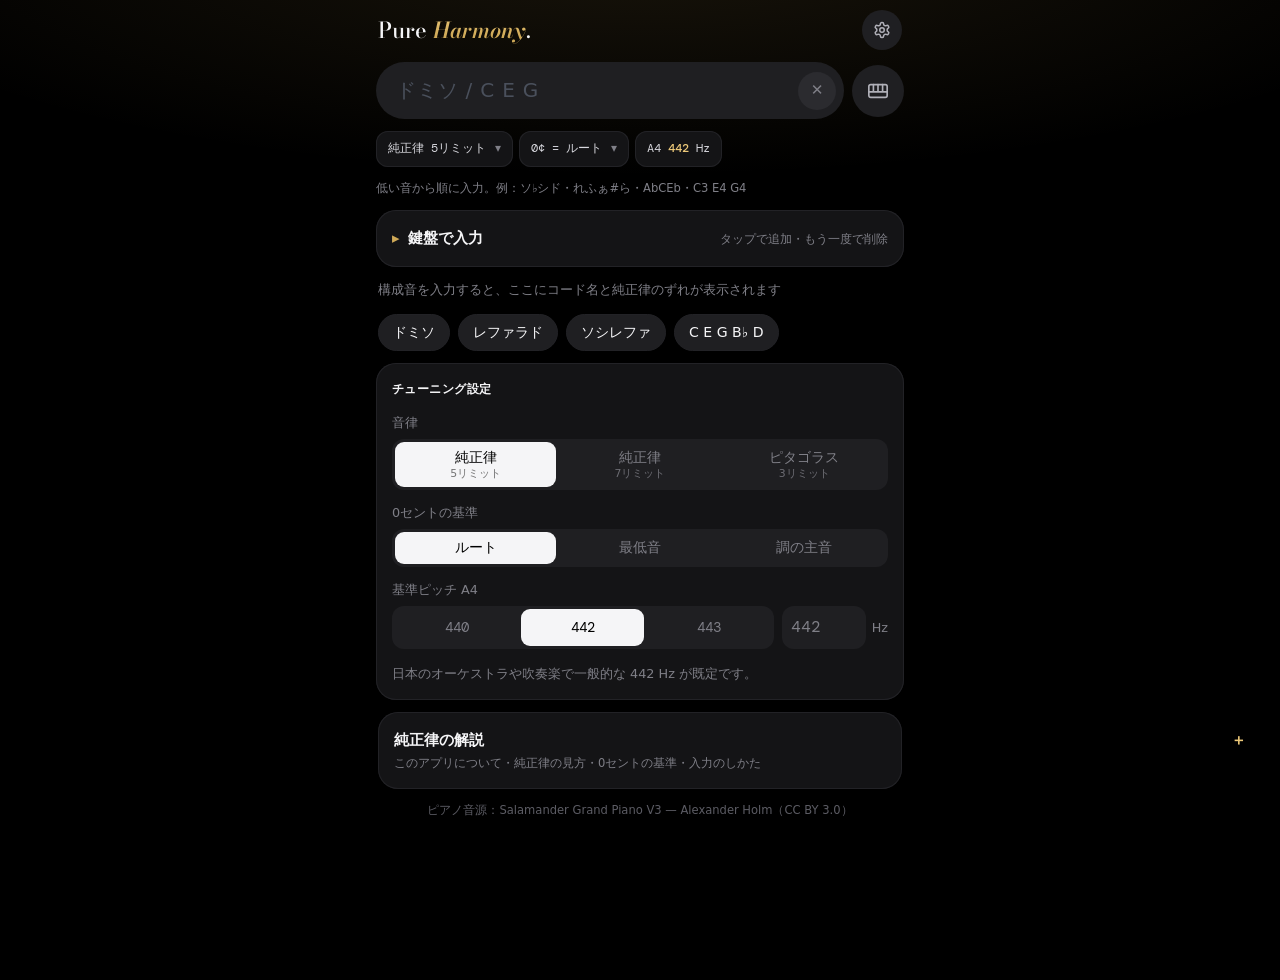
<file: just/index.html>
<!doctype html>
<html lang="ja">
<head>
  <meta charset="utf-8">
  <meta name="viewport" content="width=device-width, initial-scale=1, viewport-fit=cover">
  <title>コード名検索 × 純正律</title>
  <meta name="description" content="構成音からコード名を判定し、純正律で各音を平均律から何セント動かせばよいかを表示します。">
  <meta name="theme-color" content="#0c0d10">
  <meta name="apple-mobile-web-app-capable" content="yes">
  <meta name="mobile-web-app-capable" content="yes">
  <meta name="apple-mobile-web-app-status-bar-style" content="black-translucent">
  <meta name="apple-mobile-web-app-title" content="純正コード">
  <link rel="manifest" href="manifest.webmanifest">
  <link rel="icon" href="icons/icon-192.png">
  <link rel="apple-touch-icon" href="icons/apple-touch-icon.png">
  <link rel="preconnect" href="https://fonts.googleapis.com">
  <link rel="preconnect" href="https://fonts.gstatic.com" crossorigin>
  <link rel="stylesheet" href="https://fonts.googleapis.com/css2?family=Bodoni+Moda:opsz,wght@6..96,400..700&family=DM+Mono:wght@400;500&display=swap">
  <link rel="stylesheet" href="css/style.css?v=20261118075910">
  <link rel="stylesheet" href="embed.css?v=20261118075910">
</head>
<body>
  <main class="wrap">
    <header class="masthead">
      <div class="mast-row">
        <p class="eyebrow">Just Intonation<span class="dot">·</span>Tuner</p>
        <button class="pitch-pill" id="pitch-pill" aria-label="基準ピッチの設定へ">A4 <b id="pill-a4">442</b><small>Hz</small></button>
      </div>
      <h1 class="mast-title">Pure <em>Harmony</em>.</h1>
      <svg class="mast-waves" id="mast-waves" viewBox="0 0 360 44" preserveAspectRatio="none" aria-hidden="true"></svg>
      <p class="mast-lead">構成音を入れるだけで、コード名と、その和音を純正に響かせるための各音のずれ（セント）がわかります。</p>
    </header>

    <section id="finder">
      <div class="field">
        <input id="notes-input" type="text" inputmode="text" placeholder="ドミソ / C E G"
               autocomplete="off" autocorrect="off" autocapitalize="off" spellcheck="false"
               aria-label="構成音（低い音から順に）">
        <button id="clear-input" class="field-clear" aria-label="入力を消す">✕</button>
      </div>
      <p class="hint">低い音から順に入力。例：ソ♭シド・れふぁ#ら・AbCEb・C3 E4 G4</p>
      <div id="chips" class="chips" aria-live="polite"></div>

      <details class="block keyboard-box" id="keyboard-box">
        <summary>
          <span>鍵盤で入力</span>
          <span class="summary-sub">タップで追加・もう一度で削除</span>
        </summary>
        <div class="keyboard-tools">
          <span>黒鍵の表記</span>
          <div class="seg small" id="spelling-seg">
            <button data-value="sharp">♯</button>
            <button data-value="flat">♭</button>
          </div>
          <button id="kb-clear" class="btn-ghost">全消去</button>
        </div>
        <div class="keyboard-scroll" id="keyboard-scroll">
          <div class="keyboard" id="keyboard"></div>
        </div>
      </details>

      <section class="stage" id="stage" aria-live="polite">
        <div class="stage-label" id="stage-label"></div>
        <div class="chord-name" id="chord-name"></div>
        <div class="stage-ratio" id="ratio-line"></div>
        <div class="examples" id="examples" hidden></div>
        <div class="gauge-wrap" id="gauge-wrap">
          <svg id="gauge" viewBox="0 0 320 190" role="img" aria-label="各音の平均律からのずれ"></svg>
        </div>
        <div class="play-row" id="play-row">
          <button class="play" id="play-et"><span class="pi">▶</span>平均律</button>
          <button class="play primary" id="play-ji"><span class="pi">▶</span>純正律</button>
          <button class="play" id="play-ab"><span class="pi">⇄</span>聴き比べ</button>
        </div>
        <p class="play-status" id="play-status"></p>
      </section>

      <section class="block" id="cand-block" hidden>
        <div class="block-head">
          <h2>コード名の候補</h2>
          <span class="block-sub">数字はスコア（0 に近いほど一般的）</span>
        </div>
        <div class="cands" id="cands"></div>
        <p class="hint" id="cand-note"></p>
      </section>


      <section class="block" id="ji" hidden>
        <div class="block-head">
          <h2>純正律チューナー</h2>
          <span class="block-sub" id="ji-basis"></span>
        </div>
        <div id="ji-rows" class="ji-rows"></div>
        <p class="hint">比をタップすると別の純正比に切り替わります。セント値は「A4 = <span class="a4-echo">442</span> Hz の平均律」からのずれなので、チューナーを同じ基準ピッチにして、針をこの値に合わせてください。</p>
      </section>

      <section class="block" id="settings">
        <div class="block-head"><h2>チューニング設定</h2></div>
        <div class="setting">
          <span class="setting-label">音律</span>
          <div class="seg" id="mode-seg">
            <button data-value="just5">純正律<small>5リミット</small></button>
            <button data-value="just7">純正律<small>7リミット</small></button>
            <button data-value="pyth">ピタゴラス<small>3リミット</small></button>
          </div>
        </div>
        <div class="setting">
          <span class="setting-label">0セントの基準</span>
          <div class="seg" id="ref-seg">
            <button data-value="root">ルート</button>
            <button data-value="bass">最低音</button>
            <button data-value="key">調の主音</button>
          </div>
          <label class="tonic" id="tonic-setting" hidden>
            <span>主音</span>
            <select id="tonic-select"></select>
          </label>
        </div>
        <div class="setting">
          <span class="setting-label">基準ピッチ A4</span>
          <div class="pitch-row">
            <div class="seg" id="a4-seg">
              <button data-value="440">440</button>
              <button data-value="442">442</button>
              <button data-value="443">443</button>
            </div>
            <label class="a4-custom"><input id="a4-input" type="number" inputmode="decimal" min="400" max="480" step="0.5" value="442" aria-label="基準ピッチ（Hz）"><span>Hz</span></label>
          </div>
          <p class="hint">日本のオーケストラや吹奏楽で一般的な 442 Hz が既定です。</p>
        </div>
      </section>

    </section>


    <article class="about">
      <details class="about-box">
      <summary>純正律の解説<span>このアプリについて・純正律の見方・0セントの基準・入力のしかた</span></summary>
      <h2>このアプリについて</h2>
      <p>与えられた構成音からコード名を判定し、その和音を<strong>純正律</strong>で響かせるには各音を平均律から何セント動かせばよいかを、チューナー感覚で確かめるためのツールです。耳コピや作曲・編曲でのコード判定に加えて、合唱・弦楽器・管楽器のハーモニー練習や、純正律そのものの探求に使えます。</p>

      <h2>純正律の見方</h2>
      <p>純正律では和音の各音が簡単な整数比になるように調律します。C メジャー（ドミソ）は周波数比 <strong>4 : 5 : 6</strong>。</p>
      <dl class="facts">
        <div><dt>ルート C</dt><dd>1/1</dd><dd class="v zero-t">0.0¢</dd></div>
        <div><dt>長3度 E</dt><dd>5/4</dd><dd class="v neg-t">−13.7¢</dd></div>
        <div><dt>完全5度 G</dt><dd>3/2</dd><dd class="v pos-t">+2.0¢</dd></div>
        <div><dt>短3度（マイナー）</dt><dd>6/5</dd><dd class="v pos-t">+15.6¢</dd></div>
        <div><dt>属七の7度（5リミット）</dt><dd>16/9</dd><dd class="v neg-t">−3.9¢</dd></div>
        <div><dt>属七の7度（倍音列）</dt><dd>7/4</dd><dd class="v neg-t">−31.2¢</dd></div>
      </dl>

      <h2>0セントの基準</h2>
      <ul>
        <li><strong>ルート</strong>：ルートを平均律のまま固定し、他の音をルートに合わせます。</li>
        <li><strong>最低音</strong>：ベースの音を固定します。転回形・分数コードで便利です。</li>
        <li><strong>調の主音</strong>：主音を固定し、ルート自体も主音に対して純正にとります。ハ長調で Am を鳴らすと、ルートの A は 5/3 で <strong>−15.6¢</strong>。進行によってシントニック・コンマ（約21.5¢）のずれが現れる様子を観察できます。</li>
      </ul>

      <h2>入力のしかた</h2>
      <ul>
        <li>カタカナ・ひらがな：ドレミファソラシ（♯ / # / ♭ / b）</li>
        <li>英字：C D E F G A B。大文字を含むときは英字の直後の小文字 b をフラットとして扱います（AbCEb）。小文字だけのとき、b は音名の B（シ）です（gbd = G B D）。</li>
        <li>英字の後ろの数字でオクターブを指定できます（C4 = 中央のド）。省略すると下から順に積み重ねます。</li>
      </ul>
      </details>
    </article>

    <footer class="credits">ピアノ音源：Salamander Grand Piano V3 — Alexander Holm（CC BY 3.0）</footer>
  </main>

  <script src="js/engine.js?v=20261118075910"></script>
  <script src="js/audio.js?v=20261118075910"></script>
  <script src="js/app.js?v=20261118075910"></script>
  <script src="embed.js?v=20261118075910"></script>
</body>
</html>
</file>
<file: chords/embed.css>
/* Shown inside the tuner app: the same black, grey and white language as the tuner, metronome and
   Pure Harmony screens, with electric blue as this page's own colour. Leaves room for the tab bar. */
:root[data-theme="dark"]{--bg:#000;--surface:#141416;--surface-2:#1f1f22;--ink:#f5f5f7;--muted:#7f7f87;--line:#222226;--idle:#0c0c0e;--idle-ink:#45454d;--key-white:#ececf0;--key-black:#0b0b0d;--radius:20px}
:root{padding:0}
body{padding-block:14px 120px;background:#000}
header.top{align-items:center;flex-wrap:nowrap}
header.top h1{font-size:22px;font-weight:600;letter-spacing:.01em}
header.top h1 small{display:none}
.select,.iconbtn{background-color:var(--surface-2);border:0;border-radius:12px}
.seg{background:var(--surface-2);border:0;border-radius:12px;padding:3px}
.seg button{border-radius:9px}
.seg button[aria-pressed="true"]{background:var(--ink);color:#000}
.panel{background:var(--surface);border:0;box-shadow:inset 0 0 0 1px var(--line);padding:16px}
.panel h2{font-size:12px;letter-spacing:.06em;color:var(--ink)}
.tone,.quals button,.chip,.roots button,.num{border:0;background:var(--surface-2)}
.roots button[aria-pressed="true"]{background:var(--ink);color:#000}
.btn{border:0;background:var(--surface-2);border-radius:999px}
.hint kbd{background:transparent;border-color:var(--line)}
.legend i{border-radius:50%}
footer.note{color:#5c5c64}
.wheel-wrap{position:relative}
.wheel-wrap .bezel{position:absolute;inset:0;width:100%;height:100%;pointer-events:none}
#wheel{position:relative}

:root[data-theme="dark"]{--accent:#4aa3ff;--major:#2c2c31;--minor:#232328;--dim:#1b1b1f}
#wheel .s{stroke:#000;stroke-width:2.5}
#wheel .s.idle{fill:#0c0c0e}
#wheel text.on{fill:#fff}#wheel text.rn{fill:#4aa3ff;opacity:1}
#wheel .hl{stroke:#4aa3ff;stroke-width:3;filter:url(#w-glow)}
#wheel .hub{fill:#141416;stroke:#2b2b30}
.bezel{display:none}
.dia button{border-radius:14px;box-shadow:inset 0 0 0 1px #2b2b30;color:#fff}
.dia button small{color:#4aa3ff;opacity:1}
.btn.primary{background:#4aa3ff;color:#001527}
.tone.root{box-shadow:inset 0 0 0 1.5px #4aa3ff}.tone.root i{background:#4aa3ff;color:#001527}
.quals button[aria-pressed="true"],.chip.cur{box-shadow:inset 0 0 0 1.5px #4aa3ff}
#kbd .w.hit,#kbd .b.hit{fill:#6e6e76}#kbd .w.root,#kbd .b.root{fill:#4aa3ff}
</file>
<file: just/css/style.css>
/*
 * Layout: one centered column (max 560px) read like the face of a tuner —
 * lacquered-black ground of a concert grand, ivory type, a single brass accent.
 * Deliberately single-theme (dark) in every color scheme.
 */
:root {
  --bg: #0c0d10;
  --surface: #14161b;
  --surface-2: #1b1e25;
  --line: #2a2e38;
  --fg: #f1ece0;
  --muted: #8d93a0;
  --gold: #cfa957;
  --gold-hi: #ecc879;
  --gold-ink: #17130a;
  --flat: #62a8ff;
  --sharp: #ff7d5c;
  --pure: #9be2a8;
  --scrim: rgba(4, 5, 7, 0.72);
  --ivory-1: #f6f2e8;
  --ivory-2: #ddd6c6;
  --ebony-1: #34353b;
  --ebony-2: #08090b;

  --f-mincho: "Hiragino Mincho ProN", "Shippori Mincho", "Yu Mincho", "Noto Serif JP", serif;
  --f-display: "Bodoni Moda", "Bodoni 72", Didot, "Hiragino Mincho ProN", Georgia, serif;
  --f-body: -apple-system, BlinkMacSystemFont, "Hiragino Sans", "Hiragino Kaku Gothic ProN", "Noto Sans JP", system-ui, sans-serif;
  --f-mono: "DM Mono", ui-monospace, "SF Mono", Menlo, monospace;

  --r: 14px;
  color-scheme: dark;
}

* { box-sizing: border-box; }
[hidden] { display: none !important; }
html { -webkit-text-size-adjust: 100%; background: var(--bg); }

body {
  margin: 0;
  background:
    radial-gradient(120% 60% at 50% -10%, rgba(207, 169, 87, 0.10), transparent 60%),
    var(--bg);
  background-attachment: fixed;
  color: var(--fg);
  font-family: var(--f-body);
  font-size: 15px;
  line-height: 1.65;
  -webkit-tap-highlight-color: transparent;
}

button, input, select, textarea { font: inherit; color: inherit; }
button { cursor: pointer; touch-action: manipulation; }
:focus-visible { outline: 2px solid var(--gold-hi); outline-offset: 2px; }

.hint { font-size: 0.8rem; color: var(--muted); margin: 8px 0 0; }

/* --------------------------------------------------------------- masthead */
.pitch-pill {
  border: 1px solid var(--line);
  background: var(--surface);
  border-radius: 999px;
  padding: 5px 14px;
  font-family: var(--f-mono);
  font-size: 0.82rem;
  color: var(--muted);
  letter-spacing: 0.02em;
}
.masthead { padding: calc(env(safe-area-inset-top, 0px) + 22px) 2px 18px; }
.mast-row { display: flex; align-items: center; justify-content: space-between; gap: 12px; }
.eyebrow {
  margin: 0;
  font-family: var(--f-mono);
  font-size: 0.7rem;
  letter-spacing: 0.24em;
  text-transform: uppercase;
  color: var(--gold);
}
.eyebrow .dot { margin: 0 0.5em; color: var(--muted); }
.mast-title {
  margin: 18px 0 0;
  font-family: var(--f-mincho);
  font-weight: 600;
  font-size: clamp(2.3rem, 11.5vw, 3.3rem);
  line-height: 1.15;
  letter-spacing: 0.06em;
  text-wrap: balance;
}
.mast-title em {
  font-style: normal;
  background: linear-gradient(180deg, var(--gold-hi), var(--gold) 70%);
  -webkit-background-clip: text;
  background-clip: text;
  color: transparent;
}
.mast-waves { display: block; width: 100%; height: 44px; margin: 14px 0 0; }
.mast-waves .wave { fill: none; stroke: var(--gold); stroke-width: 1.2; vector-effect: non-scaling-stroke; }
.mast-waves .w0 { opacity: 0.22; }
.mast-waves .w1 { opacity: 0.4; }
.mast-waves .w2 { opacity: 0.7; stroke: var(--gold-hi); }
.mast-lead { margin: 10px 0 0; color: var(--muted); font-size: 0.86rem; max-width: 34em; }
.pitch-pill b { color: var(--gold-hi); font-weight: 500; margin: 0 2px 0 6px; font-size: 0.95rem; }
.pitch-pill small { font-size: 0.72rem; }

/* ------------------------------------------------------------------ frame */
.wrap {
  max-width: 560px;
  margin: 0 auto;
  padding: 0 16px;
  padding-block: 8px calc(env(safe-area-inset-bottom, 0px) + 40px);
}


/* ------------------------------------------------------------------ input */
.field { position: relative; }
#notes-input {
  width: 100%;
  font-size: 1.55rem;
  letter-spacing: 0.04em;
  padding: 12px 52px 12px 16px;
  border: 1px solid var(--line);
  border-radius: var(--r);
  background: var(--surface);
  caret-color: var(--gold-hi);
  outline: none;
  transition: border-color 0.2s, box-shadow 0.2s;
}
#notes-input::placeholder { color: #4a505c; }
#notes-input:focus { border-color: var(--gold); box-shadow: 0 0 0 4px rgba(207, 169, 87, 0.16); }
.field-clear {
  position: absolute;
  right: 8px;
  top: 50%;
  transform: translateY(-50%);
  width: 38px;
  height: 38px;
  border: none;
  border-radius: 50%;
  background: var(--surface-2);
  color: var(--muted);
  font-size: 0.95rem;
}

.chips { display: flex; flex-wrap: wrap; gap: 6px; margin-top: 10px; min-height: 2px; }
.chip {
  font-family: var(--f-mono);
  font-size: 0.8rem;
  border: 1px solid var(--line);
  border-radius: 999px;
  padding: 2px 10px;
  background: var(--surface);
}
.chip small { color: var(--muted); margin-left: 4px; font-family: var(--f-body); }
.chip.error { border-color: var(--sharp); color: var(--sharp); font-family: var(--f-body); }

/* ------------------------------------------------------------------ stage */
.stage {
  margin-top: 16px;
  border-radius: 20px;
  padding: 20px 16px 16px;
  text-align: center;
  background:
    linear-gradient(180deg, rgba(255, 255, 255, 0.045), rgba(255, 255, 255, 0) 38%),
    var(--surface);
  border: 1px solid var(--line);
  box-shadow: 0 30px 60px -30px rgba(0, 0, 0, 0.8), inset 0 1px 0 rgba(255, 255, 255, 0.05);
}
.stage-label { font-size: 0.82rem; color: var(--muted); min-height: 1.3em; word-break: break-all; }
.chord-name {
  font-family: var(--f-display);
  font-optical-sizing: auto;
  font-weight: 500;
  font-size: clamp(2.8rem, 15vw, 4.4rem);
  line-height: 1.05;
  margin: 6px 0 4px;
  color: var(--fg);
  word-break: break-word;
  text-wrap: balance;
}
.chord-name.empty { font-size: 1.15rem; font-family: var(--f-body); color: var(--muted); margin: 14px 0 8px; }
.stage-ratio { font-family: var(--f-mono); font-size: 0.9rem; color: var(--gold-hi); letter-spacing: 0.08em; min-height: 1.4em; }
.stage-ratio small { color: var(--muted); letter-spacing: 0; font-size: 0.75rem; display: block; margin-top: 2px; }

.examples { display: flex; flex-wrap: wrap; gap: 8px; justify-content: center; margin: 8px 0 4px; }
.examples button {
  border: 1px solid var(--line);
  background: var(--surface-2);
  border-radius: 999px;
  padding: 6px 14px;
  font-size: 0.88rem;
}

.gauge-wrap { margin: 10px auto 0; max-width: 360px; }
#gauge { display: block; width: 100%; height: auto; overflow: visible; }
.g-arc { fill: none; stroke: var(--line); stroke-width: 2; }
.g-arc-flat { fill: none; stroke: var(--flat); stroke-width: 3; opacity: 0.35; }
.g-arc-sharp { fill: none; stroke: var(--sharp); stroke-width: 3; opacity: 0.35; }
.g-tick { stroke: var(--muted); stroke-width: 1; opacity: 0.6; }
.g-tick.major { stroke-width: 1.5; opacity: 0.9; }
.g-tick.center { stroke: var(--gold-hi); stroke-width: 2.5; opacity: 1; }
.g-num { fill: var(--muted); font-family: var(--f-mono); font-size: 10px; text-anchor: middle; }
.g-unit { fill: var(--muted); font-family: var(--f-mono); font-size: 9px; text-anchor: middle; }
.g-needle line { stroke-width: 2.5; stroke-linecap: round; }
.g-needle.neg line { stroke: var(--flat); }
.g-needle.pos line { stroke: var(--sharp); }
.g-needle.zero line { stroke: var(--pure); }
.g-needle {
  transform-box: view-box;
  transform-origin: 160px 168px;
  animation: swing 0.7s cubic-bezier(0.2, 1.4, 0.4, 1) both;
}
@keyframes swing { from { transform: rotate(0deg); } }
.g-label circle { stroke: var(--surface); stroke-width: 2; }
.g-label.neg circle { fill: var(--flat); }
.g-label.pos circle { fill: var(--sharp); }
.g-label.zero circle { fill: var(--pure); }
.g-label text { fill: var(--gold-ink); font-family: var(--f-body); font-size: 9.5px; font-weight: 700; text-anchor: middle; dominant-baseline: central; }
.g-hub { fill: var(--surface-2); stroke: var(--gold); stroke-width: 2; }

.play-row { display: grid; grid-template-columns: 1fr 1.25fr 1fr; gap: 8px; margin-top: 14px; }
.play {
  border: 1px solid var(--line);
  background: var(--surface-2);
  border-radius: 12px;
  padding: 12px 4px;
  font-size: 0.92rem;
  font-weight: 600;
  transition: transform 0.08s, box-shadow 0.2s, background 0.2s;
}
.play:active { transform: scale(0.97); }
.play .pi { font-size: 0.75rem; margin-right: 6px; opacity: 0.8; }
.play.primary {
  background: linear-gradient(180deg, var(--gold-hi), var(--gold));
  border-color: var(--gold);
  color: var(--gold-ink);
}
.play.playing { box-shadow: 0 0 0 3px rgba(236, 200, 121, 0.45); }
.play-status { margin: 10px 0 0; font-size: 0.78rem; color: var(--muted); min-height: 1.3em; }

/* ----------------------------------------------------------------- blocks */
.block {
  margin-top: 16px;
  border: 1px solid var(--line);
  border-radius: 18px;
  background: var(--surface);
  padding: 16px;
}
.block-head { display: flex; align-items: baseline; justify-content: space-between; gap: 10px; flex-wrap: wrap; margin-bottom: 12px; }
.block h2 { font-size: 0.78rem; font-weight: 600; letter-spacing: 0.14em; color: var(--gold); margin: 0; }
.block-sub { font-size: 0.75rem; color: var(--muted); }

.cands { display: flex; gap: 8px; overflow-x: auto; padding-bottom: 4px; -webkit-overflow-scrolling: touch; scrollbar-width: none; }
.cands::-webkit-scrollbar { display: none; }
.cand {
  flex: 0 0 auto;
  display: flex;
  align-items: baseline;
  gap: 8px;
  border: 1px solid var(--line);
  background: var(--surface-2);
  border-radius: 12px;
  padding: 8px 12px;
}
.cand .n { font-family: var(--f-display); font-size: 1.15rem; font-weight: 500; }
.cand .s { font-family: var(--f-mono); font-size: 0.75rem; color: var(--muted); }
.cand.active { border-color: var(--gold); background: rgba(207, 169, 87, 0.12); }
.cand.active .n { color: var(--gold-hi); }

/* ------------------------------------------------------------- tuner rows */
.ji-rows { display: flex; flex-direction: column; gap: 10px; }
.ji-row {
  display: grid;
  grid-template-columns: 64px minmax(0, 1fr) auto;
  grid-template-areas: "note mid cents" "meter meter meter";
  align-items: center;
  gap: 6px 12px;
  padding: 12px 12px 10px;
  border-radius: 14px;
  background: var(--surface-2);
}
.ji-note { grid-area: note; line-height: 1.1; }
.ji-note .nm { font-family: var(--f-display); font-size: 1.8rem; font-weight: 500; }
.ji-note .oct { font-family: var(--f-mono); font-size: 0.72rem; color: var(--muted); margin-left: 2px; }
.ji-note .solf { display: block; font-size: 0.72rem; color: var(--muted); margin-top: 2px; }
.ji-mid { grid-area: mid; display: flex; align-items: center; gap: 6px; flex-wrap: wrap; min-width: 0; }
.deg {
  font-family: var(--f-mono);
  font-size: 0.75rem;
  font-weight: 500;
  border-radius: 6px;
  padding: 1px 7px;
  background: var(--fg);
  color: var(--bg);
}
.deg.outside { background: transparent; color: var(--muted); border: 1px dashed var(--muted); }
.ratio-btn {
  border: 1px solid var(--line);
  background: var(--surface);
  border-radius: 8px;
  padding: 2px 9px;
  font-family: var(--f-mono);
  font-size: 0.95rem;
}
.ratio-btn:disabled { cursor: default; opacity: 1; }
.ratio-btn.changed { border-color: var(--gold); color: var(--gold-hi); }
.ratio-btn .caret { font-size: 0.6rem; color: var(--muted); margin-left: 5px; }
.ji-hz { width: 100%; font-family: var(--f-mono); font-size: 0.7rem; color: var(--muted); }
.ji-hz .lim { margin-right: 8px; }
.ji-cents { grid-area: cents; text-align: right; font-family: var(--f-mono); font-size: 1.65rem; font-weight: 500; line-height: 1; letter-spacing: -0.02em; }
.ji-cents small { font-size: 0.75rem; margin-left: 1px; color: var(--muted); }

.meter { grid-area: meter; position: relative; height: 12px; margin-top: 4px; }
.meter .track { position: absolute; left: 0; right: 0; top: 5px; height: 2px; border-radius: 1px; background: linear-gradient(90deg, rgba(98, 168, 255, 0.4), var(--line) 45%, var(--line) 55%, rgba(255, 125, 92, 0.4)); }
.meter .tick { position: absolute; top: 2px; width: 1px; height: 8px; background: var(--muted); opacity: 0.35; }
.meter .tick.center { opacity: 1; width: 2px; margin-left: -1px; background: var(--gold-hi); }
.meter .needle { position: absolute; top: 0; width: 4px; height: 12px; margin-left: -2px; border-radius: 2px; }

.neg-t { color: var(--flat); }
.pos-t { color: var(--sharp); }
.zero-t { color: var(--pure); }
.needle.neg { background: var(--flat); }
.needle.pos { background: var(--sharp); }
.needle.zero { background: var(--pure); }

/* --------------------------------------------------------------- settings */
.setting { display: flex; flex-direction: column; gap: 6px; }
.setting + .setting { margin-top: 16px; }
.setting-label { font-size: 0.8rem; color: var(--muted); }
.seg { display: flex; background: var(--bg); border: 1px solid var(--line); border-radius: 12px; padding: 3px; gap: 3px; }
.seg button {
  flex: 1;
  border: none;
  background: none;
  border-radius: 9px;
  padding: 7px 4px;
  font-size: 0.88rem;
  color: var(--muted);
  line-height: 1.25;
  transition: background 0.2s, color 0.2s;
}
.seg button small { display: block; font-size: 0.68rem; opacity: 0.8; }
.seg button.active { background: var(--surface-2); color: var(--fg); box-shadow: inset 0 0 0 1px var(--gold); }
#a4-seg button, #spelling-seg button { font-family: var(--f-mono); }
.seg.small { display: inline-flex; }
.seg.small button { padding: 3px 14px; }
.pitch-row { display: flex; gap: 8px; align-items: stretch; }
.pitch-row .seg { flex: 1; }
.a4-custom { display: flex; align-items: center; gap: 6px; font-size: 0.8rem; color: var(--muted); }
.a4-custom input, .tonic select {
  font-family: var(--f-mono);
  font-size: 16px;
  width: 84px;
  padding: 7px 8px;
  border: 1px solid var(--line);
  border-radius: 10px;
  background: var(--bg);
}
.tonic { display: flex; align-items: center; gap: 8px; font-size: 0.8rem; color: var(--muted); margin-top: 4px; }
.tonic select { width: auto; font-family: var(--f-body); }

/* --------------------------------------------------------------- keyboard */
.keyboard-box { padding: 0 16px; }
.keyboard-box summary { display: flex; align-items: baseline; justify-content: space-between; padding: 14px 0; cursor: pointer; list-style: none; font-weight: 600; }
.keyboard-box summary::-webkit-details-marker { display: none; }
.keyboard-box summary::before { content: "▸"; color: var(--gold); margin-right: 8px; transition: transform 0.2s; display: inline-block; }
.keyboard-box[open] summary::before { transform: rotate(90deg); }
.keyboard-box summary > span:first-child { flex: 1; }
.summary-sub { font-size: 0.75rem; color: var(--muted); font-weight: 400; }
.keyboard-tools { display: flex; align-items: center; gap: 10px; font-size: 0.8rem; color: var(--muted); margin-bottom: 10px; }
.btn-ghost { margin-left: auto; border: 1px solid var(--line); background: none; border-radius: 999px; padding: 4px 12px; font-size: 0.8rem; color: var(--muted); }
.keyboard-scroll { overflow-x: auto; -webkit-overflow-scrolling: touch; margin: 0 -16px; padding: 0 16px 16px; }
.keyboard { position: relative; height: 160px; user-select: none; -webkit-user-select: none; }
.key {
  position: absolute;
  top: 0;
  border: none;
  display: flex;
  flex-direction: column;
  justify-content: flex-end;
  align-items: center;
  padding-bottom: 6px;
  line-height: 1.2;
  touch-action: manipulation;
}
.key.white {
  width: 35px;
  height: 160px;
  border-radius: 0 0 6px 6px;
  background: linear-gradient(180deg, var(--ivory-2), var(--ivory-1) 12%, var(--ivory-1) 88%, var(--ivory-2));
  box-shadow: inset -1px 0 0 rgba(0, 0, 0, 0.25), inset 0 -4px 0 rgba(0, 0, 0, 0.12);
  color: #6b6556;
  font-size: 0.6rem;
  z-index: 1;
}
.key.black {
  width: 22px;
  height: 98px;
  border-radius: 0 0 4px 4px;
  background: linear-gradient(180deg, var(--ebony-2), var(--ebony-1) 85%, var(--ebony-2));
  box-shadow: 0 3px 4px rgba(0, 0, 0, 0.55), inset 0 -3px 0 rgba(255, 255, 255, 0.08);
  color: #e8e2d4;
  font-size: 0.55rem;
  z-index: 2;
}
.key.white.on { background: linear-gradient(180deg, #b58f45, var(--gold-hi) 18%, var(--gold) 100%); color: var(--gold-ink); }
.key.black.on { background: linear-gradient(180deg, #6d5420, var(--gold) 90%); color: var(--gold-ink); }
.key .k-cents { font-family: var(--f-mono); font-weight: 500; font-size: 0.6rem; }
.key .k-label { font-family: var(--f-mono); opacity: 0.85; }

/* ------------------------------------------------------------ ratio sheet */
.sheet-backdrop {
  position: fixed;
  inset: 0;
  z-index: 50;
  background: var(--scrim);
  display: flex;
  align-items: flex-end;
  justify-content: center;
  animation: fade 0.18s ease-out;
}
.sheet {
  width: 100%;
  max-width: 560px;
  background: var(--surface);
  border: 1px solid var(--line);
  border-bottom: none;
  border-radius: 22px 22px 0 0;
  padding: 10px 16px calc(env(safe-area-inset-bottom, 0px) + 16px);
  animation: rise 0.26s cubic-bezier(0.2, 0.9, 0.3, 1);
}
.sheet .grabber { width: 40px; height: 4px; border-radius: 2px; background: var(--line); margin: 0 auto 12px; }
.sheet h3 { margin: 0; font-size: 1.05rem; }
.sheet h3 .nm { font-family: var(--f-display); font-size: 1.4rem; margin-right: 6px; }
.sheet .opt {
  display: grid;
  grid-template-columns: 96px minmax(0, 1fr) auto;
  align-items: center;
  gap: 10px;
  width: 100%;
  text-align: left;
  border: 1px solid var(--line);
  background: var(--surface-2);
  border-radius: 12px;
  padding: 11px 12px;
  margin-top: 8px;
}
.sheet .opt.active { border-color: var(--gold); background: rgba(207, 169, 87, 0.1); }
.sheet .opt .r { font-family: var(--f-mono); font-weight: 500; font-size: 1.05rem; }
.sheet .opt .d { color: var(--muted); font-size: 0.78rem; line-height: 1.4; }
.sheet .opt .c { font-family: var(--f-mono); font-weight: 500; }
.sheet .close { width: 100%; margin-top: 12px; border: 1px solid var(--line); background: none; border-radius: 12px; padding: 11px; }
@keyframes fade { from { opacity: 0; } }
@keyframes rise { from { transform: translateY(40px); opacity: 0; } }

/* ------------------------------------------------------------------ about */
.about { margin-top: 40px; padding: 0 2px; }
.about h2 { font-size: 0.78rem; font-weight: 600; letter-spacing: 0.14em; color: var(--gold); margin: 28px 0 8px; }
.about p, .about li { font-size: 0.92rem; color: #cfcabd; max-width: 36em; }
.about strong { color: var(--fg); }
.about ul { padding-left: 1.1em; margin: 0; }
.about li + li { margin-top: 4px; }
.facts { margin: 10px 0 0; border-top: 1px solid var(--line); }
.facts div { display: grid; grid-template-columns: minmax(0, 1fr) 64px 72px; gap: 8px; padding: 8px 2px; border-bottom: 1px solid var(--line); font-size: 0.88rem; }
.facts dt { color: #cfcabd; }
.facts dd { margin: 0; font-family: var(--f-mono); color: var(--muted); }
.facts dd.v { text-align: right; }
.home-hint { margin-top: 20px; }
.credits { margin-top: 28px; font-size: 0.72rem; color: var(--muted); text-align: center; }

@media (prefers-reduced-motion: reduce) {
  .g-needle, .sheet, .sheet-backdrop { animation: none; }
}
</file>
<file: just/embed.css>
/* Shown inside the tuner app: the same black, grey and white language as the tuner and metronome,
   with gold as this page's own colour (the tuner is green, the metronome red). Leaves room for the tab bar. */
:root {
  --bg: #000000; --surface: #141416; --surface-2: #1f1f22; --surface-3: #2b2b2f; --line: #222226;
  --fg: #f5f5f7; --muted: #7f7f87;
  --gold: #cfa957; --gold-hi: #ecc879; --gold-ink: #17130a;
  --flat: #4aa3ff; --sharp: #ff5a5f; --pure: #3bd45a;
}
body {
  padding-bottom: 120px;
  background: radial-gradient(110% 40% at 50% -6%, rgba(207, 169, 87, 0.12), transparent 60%), #000;
}
.wrap { padding-top: 0; }

/* header: a small title on the left like the metronome's label, pitch and gear on the right */
.masthead { padding-top: 10px; padding-bottom: 0; }
.mast-row { gap: 10px; align-items: center; }
.eyebrow, .mast-waves, .mast-lead { display: none; }
.mast-title { flex: 1; margin: 0; font-family: var(--f-display); font-weight: 500; font-size: 22px; line-height: 1; letter-spacing: 0; white-space: nowrap; }
.mast-title em { font-style: italic; font-weight: 600; padding-right: .04em; }
.pitch-pill { display: none; } /* the pitch is already on the quick chip under the input */
.pitch-pill b { color: var(--gold-hi); }
.gear { width: 40px; height: 40px; flex: 0 0 auto; border: 0; border-radius: 50%; background: var(--surface-2); color: #b0b0b8;
  display: grid; place-items: center; transition: transform .15s; }
.gear:active { transform: scale(.9); }
.gear svg { width: 18px; height: 18px; fill: none; stroke: currentColor; stroke-width: 2; stroke-linecap: round; stroke-linejoin: round; }

/* input: pill field + keyboard button, then quick setting chips */
.field-row { display: flex; gap: 8px; align-items: center; margin-top: 12px; }
.field-row .field { flex: 1; margin: 0; }
#notes-input { border: 0; border-radius: 999px; background: var(--surface-2); box-shadow: none; padding-left: 20px; font-size: 1.25rem; }
#notes-input:focus { box-shadow: 0 0 0 2px var(--gold); }
.field-clear { background: var(--surface-3); }
.kb-btn { width: 52px; height: 52px; flex: 0 0 auto; border: 0; border-radius: 50%; background: var(--surface-2); color: #b0b0b8; display: grid; place-items: center; transition: background .2s, color .2s; }
.kb-btn svg { width: 22px; height: 22px; fill: none; stroke: currentColor; stroke-width: 1.8; stroke-linecap: round; stroke-linejoin: round; }
.kb-btn.on { background: var(--gold-hi); color: var(--gold-ink); }
.quick { display: flex; gap: 6px; margin-top: 10px; overflow-x: auto; scrollbar-width: none; }
.quick::-webkit-scrollbar { display: none; }
.qchip { flex: 0 0 auto; border: 0; border-radius: 12px; padding: 8px 12px; background: var(--surface); box-shadow: inset 0 0 0 1px var(--line);
  font-family: var(--f-mono); font-size: 12px; color: #d8d8de; white-space: nowrap; }
.qchip i { font-style: normal; color: var(--muted); margin-left: 2px; }
.qchip b { color: var(--gold-hi); font-weight: 500; }
.qchip:active { transform: scale(.95); }
#finder > .hint { font-size: .72rem; margin-top: 8px; }
.chip { border-radius: 10px; background: var(--surface); border-color: var(--line); }

/* result: chord name left, ratio right, the dial below on a dark disc like the tuner */
.stage { display: grid; grid-template-columns: 1fr auto; align-items: end; column-gap: 12px;
  background: transparent; border: 0; box-shadow: none; padding: 14px 2px 0; text-align: left; }
.stage > * { grid-column: 1 / -1; }
.stage-label { text-align: left; color: var(--muted); }
.stage .chord-name { grid-column: 1; text-align: left; font-size: clamp(3.6rem, 18vw, 5rem); line-height: .95; }
.stage .stage-ratio { grid-column: 2; text-align: right; color: var(--gold-hi); letter-spacing: .14em; margin: 0 0 6px; }
.stage .stage-ratio small { display: block; letter-spacing: 0; }
.gauge-wrap { margin-top: 12px; padding: 14px 8px 4px; border-radius: 190px 190px 24px 24px;
  background: radial-gradient(120% 100% at 50% 100%, #17171c, #0b0b0e 70%); box-shadow: inset 0 0 0 1px rgba(255, 255, 255, .08); }
.g-arc { stroke: #2b2b30; }
.g-arc-flat, .g-arc-sharp { opacity: .5; }
.g-tick { stroke: #5b5b64; opacity: 1; }
.g-tick.major { stroke: #8a8a92; }
.g-tick.center { stroke: var(--gold-hi); }
.g-needle line { stroke-width: 3; filter: drop-shadow(0 0 4px currentColor); }
.g-needle.neg line { color: var(--flat); } .g-needle.pos line { color: var(--sharp); } .g-needle.zero line { color: var(--pure); }
.g-label circle { fill: #000 !important; stroke-width: 2; }
.g-label.neg circle { stroke: var(--flat); } .g-label.pos circle { stroke: var(--sharp); } .g-label.zero circle { stroke: var(--pure); }
.g-label.neg text { fill: var(--flat); } .g-label.pos text { fill: var(--sharp); } .g-label.zero text { fill: var(--pure); }
.g-hub { fill: var(--fg); stroke: var(--gold); }

/* play: pill buttons, gold for the just-intonation chord */
.play { border: 0; border-radius: 999px; background: var(--surface-2); padding: 13px 4px; }
.play.primary { background: linear-gradient(180deg, var(--gold-hi), var(--gold)); color: var(--gold-ink); box-shadow: 0 8px 24px rgba(207, 169, 87, .25); }
.play.playing { box-shadow: 0 0 0 3px rgba(236, 200, 121, .5); }

/* cards */
.block { background: var(--surface); border: 0; border-radius: 20px; box-shadow: inset 0 0 0 1px var(--line); }
.block h2 { color: var(--fg); letter-spacing: .04em; }
.block-sub { color: var(--muted); }
#settings.flash { animation: flash 1.2s ease; }
@keyframes flash { 0%, 40% { box-shadow: inset 0 0 0 2px var(--gold-hi); } 100% { box-shadow: inset 0 0 0 1px var(--line); } }
.cands .cand { border-radius: 12px; background: var(--surface-2); border-color: transparent; }
.cand.active { border-color: var(--gold); background: rgba(207, 169, 87, .1); }
.ji-row { background: transparent; border-radius: 0; border: 0; border-top: 1px solid var(--line); padding-left: 2px; padding-right: 2px; }
.ji-row:first-child { border-top: 0; }
.ratio-btn { border-radius: 10px; background: var(--surface-2); border-color: transparent; }
.ratio-btn.changed { border-color: var(--gold); }
.deg { border-radius: 6px; }
.seg { background: var(--surface-2); border: 0; border-radius: 12px; padding: 3px; }
.seg button { border-radius: 9px; border: 0; }
.seg button.active { background: var(--fg); color: #000; box-shadow: none; }
.seg button.active small { color: #555; }
.a4-custom input, .tonic select { background: var(--surface-2); border-color: transparent; border-radius: 12px; }
.keyboard-box summary { color: var(--fg); }
.key.white.on { background: var(--gold-hi); }
.key.black.on { background: var(--gold); }

/* explanations: one collapsible row */
.about { margin-top: 18px; }
.about-box { background: var(--surface); border-radius: 20px; box-shadow: inset 0 0 0 1px var(--line); padding: 4px 16px; }
.about-box summary { list-style: none; cursor: pointer; padding: 14px 0; font-weight: 700; display: flex; flex-direction: column; gap: 2px; }
.about-box summary::-webkit-details-marker { display: none; }
.about-box summary::after { content: "＋"; position: absolute; right: 34px; color: var(--gold-hi); }
.about-box[open] summary::after { content: "－"; }
.about-box summary span { font-size: .72rem; font-weight: 400; color: var(--muted); }
.about h2 { color: var(--gold); }
.credits { color: #5c5c64; }

/* empty state: no big "例をタップして試す", just the short line and the example chips */
.stage .chord-name.empty { display: none; }
.examples { justify-content: flex-start; margin: 10px 0 0; }

/* one spacing rhythm for the whole page: 12px between every section, 12px inside cards */
.masthead { padding-bottom: 12px; }
#finder { display: flex; flex-direction: column; gap: 12px; }
#finder > * { margin-top: 0 !important; margin-bottom: 0 !important; }
#finder > [hidden], #chips:empty, .play-status:empty, .stage-ratio:empty { display: none !important; }
.stage { padding-top: 0; }
.stage-label { margin: 0 0 4px; }
.gauge-wrap, .play-row { margin-top: 12px; }
.play-status { margin-top: 8px; }
.block { padding: 16px; }
.block-head { margin-bottom: 12px; }
.setting + .setting { margin-top: 12px; }
.keyboard-box { padding: 0 16px; }
.keyboard-box summary { padding: 16px 0; }
.keyboard-box[open] { padding-bottom: 16px; }
.about { margin-top: 12px; }
.about-box { padding: 0 16px; }
.about-box summary { padding: 16px 0; }
.credits { margin-top: 12px; }

/* long chord names (C(omit5), Em(omit5)/C …): own row, one line, shrunk to fit by embed.js */
.stage { grid-template-columns: 1fr; }
.stage .chord-name { grid-column: 1 / -1; white-space: nowrap; overflow: hidden; }
.stage .stage-ratio { grid-column: 1 / -1; text-align: left; margin: 2px 0 0; }
</file>
